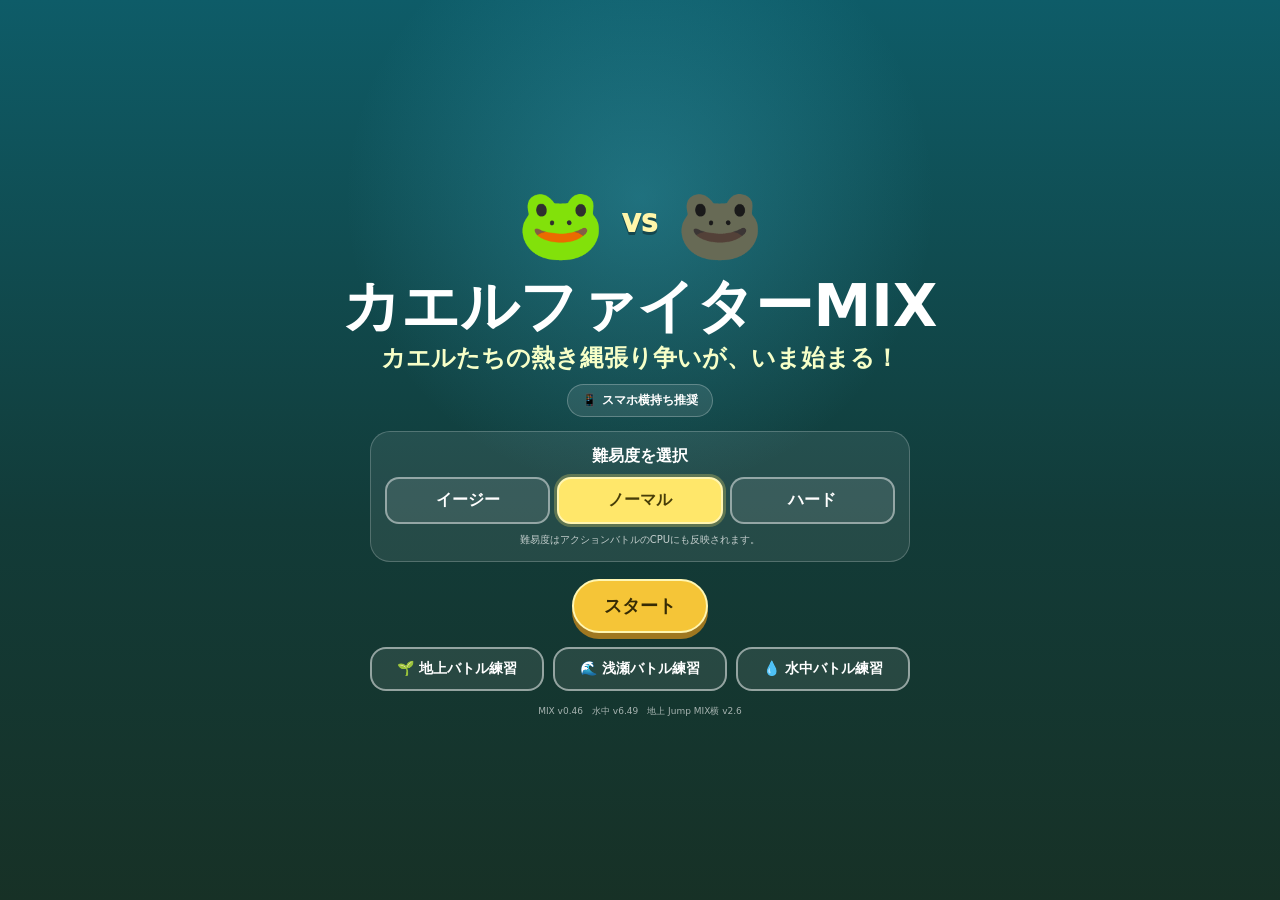
<file: index.html>
<!doctype html>
<html lang="ja">
<head>
<meta charset="utf-8">
<meta name="viewport" content="width=device-width,initial-scale=1,maximum-scale=1,user-scalable=no,viewport-fit=cover">
<meta name="theme-color" content="#173e35">
<title>カエルファイターMIX</title>
<link rel="stylesheet" href="mix.css">
</head>
<body>
<section id="mixTitle" class="mix-title">
  <div class="title-frogs">
    <span class="tf kawazu">🐸</span>
    <span class="tf versus">VS</span>
    <span class="tf beel">🐸</span>
  </div>
  <h1>カエルファイターMIX</h1>
  <p class="title-copy">カエルたちの熱き縄張り争いが、いま始まる！</p><p class="landscape-recommend">📱 スマホ横持ち推奨</p>
  <div class="difficulty-title">
    <b>難易度を選択</b>
    <div class="difficulty-buttons">
      <button data-difficulty="easy">イージー</button>
      <button data-difficulty="normal" class="selected">ノーマル</button>
      <button data-difficulty="hard">ハード</button>
    </div>
    <small>難易度はアクションバトルのCPUにも反映されます。</small>
  </div>
  <button id="mixStartButton" class="mix-start-button">スタート</button>
  <div class="mix-practice-row mix-practice-row-3">
    <button id="groundPracticeButton" class="mix-practice-button">🌱 地上バトル練習</button>
    <button id="shallowPracticeButton" class="mix-practice-button">🌊 浅瀬バトル練習</button>
    <button id="waterPracticeButton" class="mix-practice-button">💧 水中バトル練習</button>
  </div>
  <div class="title-version">MIX v0.46　水中 v6.49　地上 Jump MIX横 v2.6</div>
</section>

<main id="mixMain" class="mix" hidden>
<header>
  <div class="frog">🐸</div>
  <div><h1>カエルファイターMIX</h1><p>5対5・拠点争奪アクション</p></div>
  <div class="ver-stack">
    <span class="ver">MIX v0.46</span>
    <small>水中 v6.49 / 地上 Jump MIX横 v2.6</small>
  </div>
</header>

<section class="turnbar">
  <div><b id="turnLabel">TURN 1</b><span id="sideLabel">カワズ軍</span></div>
  <div class="bases"><span class="kawazu-dot"></span><b id="kBases">1</b>拠点　<span class="beel-dot"></span><b id="bBases">1</b>拠点</div>
</section>

<section id="board" class="board" aria-label="拠点争奪マップ">
  <svg id="roads" viewBox="0 0 1000 680" preserveAspectRatio="none" aria-hidden="true"></svg>
  <div class="water-zone">水域</div>
  <div class="land-zone">陸地</div>
</section>

<section class="panel">
  <div id="message"><b>カワズ軍のターン</b><span>キャラクターを選んで、光っている道の先へ移動。</span></div>
  <button id="endTurn">ターン終了</button>
  <button id="resetGame">最初から</button>
</section>

<section class="rules">
  <b>基本ルール</b>
  <span>戦略マップはすべて水域。大きな蓮の葉が並ぶマス＝地上戦、小さな蓮の葉の浅瀬＝浅瀬戦、葉のない場所＝水中戦です。</span>
  <span>水中専門・地上専門も全マスを移動できます。ただし水中専門は大蓮葉マス、地上専門は水中マスでは敵と接触しても戦闘になりません。</span>
  <span>浅瀬では全タイプが交戦可能。専門キャラは苦手地形をすり抜けて奥へ攻め込めます。</span>
  <span>本拠地の総大将戦は、防衛側が「地上 / 浅瀬 / 水中」から戦場を選択します。</span>
  <span>総大将を倒した時点で勝敗決定。本拠地に護衛がいる場合は護衛を先に倒す必要があります。</span>
</section>
</main>
<script src="mix.js" defer></script>

<div id="mixResultOverlay" class="mix-result-overlay" hidden>
  <div class="result-card">
    <div id="mixResultIcon" class="result-icon">🐸</div>
    <h2 id="mixResultTitle">VICTORY!</h2>
    <p id="mixResultText"></p>
    <div class="mix-result-actions">
      <button id="mixResultMapSelect">マップ選択へ</button>
      <button id="mixResultRestart">タイトルへ戻る</button>
    </div>
  </div>
</div>

<div id="hqTerrainOverlay" class="hq-terrain-overlay" hidden>
  <div class="hq-terrain-card">
    <div class="hq-shield">🛡️</div>
    <h2>本拠地防衛戦</h2>
    <p id="hqTerrainText">守る地形を選択してください。</p>
    <div class="hq-terrain-buttons hq-terrain-buttons-3">
      <button id="hqLandChoice">🪷 地上戦</button>
      <button id="hqShallowChoice">🌊 浅瀬戦</button>
      <button id="hqWaterChoice">💧 水中戦</button>
    </div>
    <small>本拠地での総大将戦のみ、防衛側が戦場を選べます。</small>
  </div>
</div>

<div id="mapSelectOverlay" class="map-select-overlay" hidden>
  <div class="map-select-card">
    <h2>戦場を選択</h2>
    <p>まずは小さなマップから。クリアすると次の戦場が開放されます。</p>
    <div class="map-select-buttons">
      <button data-map="map1"><b>小さな蓮池</b><small>最初の戦場・短く単純なルート</small></button>
      <button data-map="map2"><b>三つ池の攻防</b><small>MAP1クリアで開放</small></button>
      <button data-map="map3"><b>湿地の包囲網</b><small>MAP2クリアで開放</small></button>
    </div>
  </div>
</div>

<div id="defenderSelectOverlay" class="defender-select-overlay" hidden>
  <div class="defender-select-card">
    <h2>対戦相手を選択</h2>
    <p id="defenderSelectText">同じ地点に複数の敵がいます。</p>
    <div id="defenderChoices" class="defender-choices"></div>
    <button id="defenderSelectCancel" class="defender-cancel">やめる</button>
  </div>
</div>

<div id="mixPracticeOverlay" class="mix-practice-overlay" hidden>
  <div class="mix-practice-card">
    <h2 id="mixPracticeTitle">地上バトル練習</h2>
    <p>練習するカワズチームのキャラクターを選択してください。</p>
    <div id="mixPracticeFighters" class="mix-practice-fighters"></div>
    <div class="mix-practice-moves">
      <b id="mixPracticeFighterName">ミカエルさん</b>
      <div id="mixPracticeMoveList"></div>
    </div>
    <div class="mix-practice-actions">
      <button id="mixPracticeGo">練習開始</button>
      <button id="mixPracticeCancel">戻る</button>
    </div>
  </div>
</div>

<div id="kawazuBriefingOverlay" class="kawazu-briefing-overlay" hidden>
  <div class="kawazu-briefing-card">
    <div class="kawazu-briefing-icon">👑🐸</div>
    <h2>カワズさん 本拠地防衛！</h2>
    <div class="kawazu-warning">
      <b>⚠ カワズさんを倒されたら敗北</b>
      <b>⚠ カワズさんは体力を回復することが出来ないぞ</b>
    </div>
    <div class="kawazu-command-list">
      <strong>カワズさん コマンド</strong>
      <span>パンチ ×2：水圧ラッシュ</span>
      <span>前 ＋ キック：ミラージュキック</span>
      <span>下 → 後ろ ＋ キック：ハイスピードサイクロン</span>
      <span>下 → 前 ＋ 舌：隠し技・舌絡め落とし</span>
    </div>
    <button id="kawazuBriefingNext">防衛戦へ</button>
  </div>
</div>
</body>
</html>
</file>
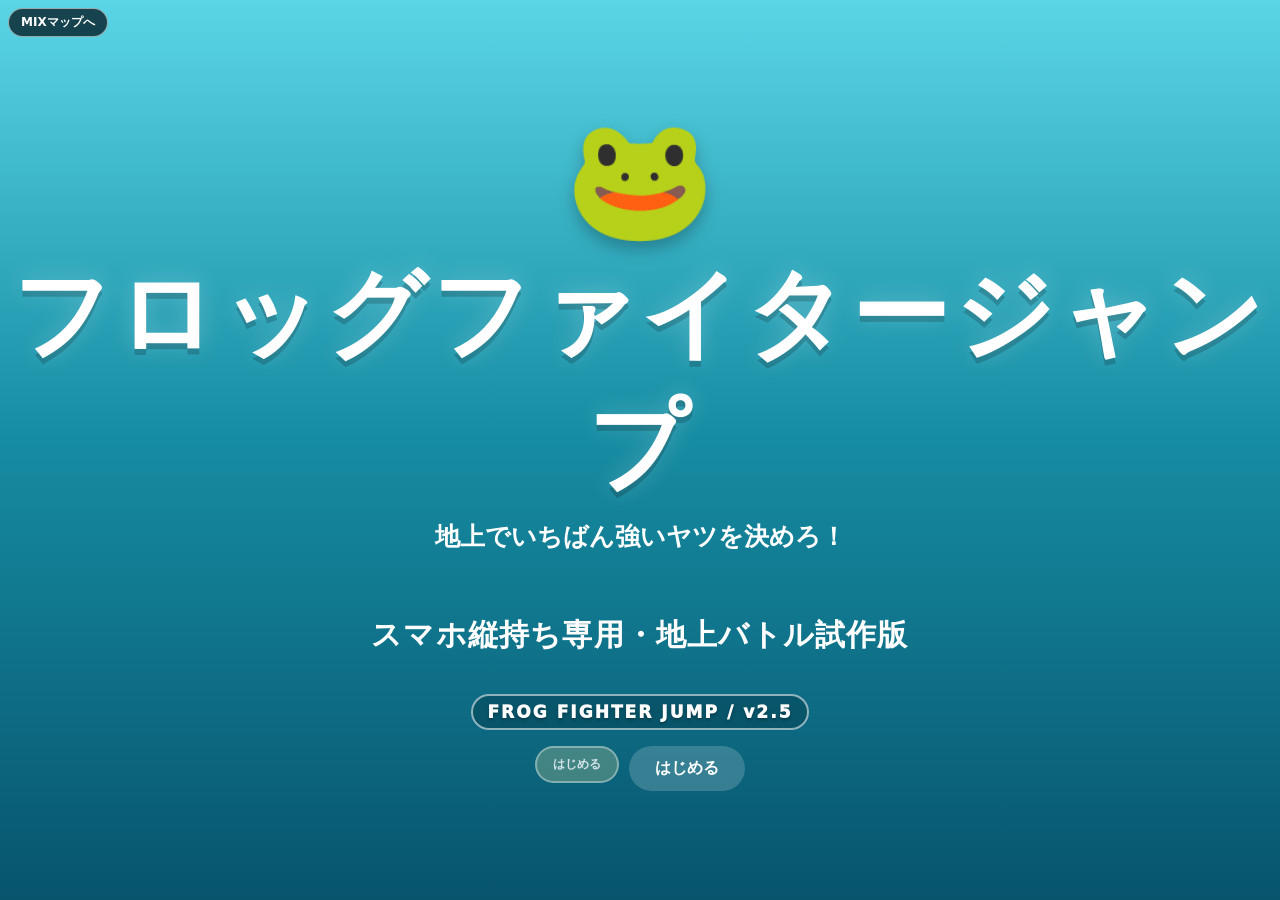
<file: ground-index.html>
<!doctype html>
<html lang="ja">
<head>
  <meta charset="utf-8" />
  <meta name="viewport" content="width=device-width,initial-scale=1,maximum-scale=1,user-scalable=no,viewport-fit=cover" />
  <meta name="theme-color" content="#0b6f7a" />
  <title>フロッグファイタージャンプ</title>
  <link rel="stylesheet" href="ground-style.css" />
</head>
<body>
  <div id="app">
    <section id="titleScreen" class="screen active">
      <div class="bubble b1"></div><div class="bubble b2"></div><div class="bubble b3"></div>
      <div class="title-frog" aria-hidden="true">🐸</div>
      <h1>フロッグファイタージャンプ</h1>
      <p class="subtitle">地上でいちばん強いヤツを決めろ！</p>
      <p class="rotate-note">スマホ縦持ち専用・地上バトル試作版</p>
      <div class="start-version">FROG FIGHTER JUMP / v2.5</div>
      <div class="title-start-actions">
        <button id="portraitStart" class="soft-btn portrait-start-btn">はじめる</button>
        <button id="desktopStart" class="soft-btn" hidden>はじめる</button>
      </div>
      <p class="portrait-start-note">着地すると自動で高くジャンプします</p>
    </section>

    <section id="selectScreen" class="screen">
      <h2>ファイターをえらぶ</h2>
      <div class="version-badge">FROG FIGHTER JUMP / v2.5</div>
      <div class="fighter-grid">
        <button class="fighter-card selected" data-fighter="green">
          <span class="fighter-emoji" style="--frog-body:#35d851;--frog-eye-bump:#69e86e;--frog-iris:#173126;--frog-mouth:#146030;--frog-cheek:#d7b774;position:absolute;left:18px;top:50%;transform:translateY(-50%);--frog-eye-area:#ffffff;">🐸</span>
          <strong>ミカエルさん</strong>
        
          <span class="special-hint move-names">バーニングアッパー / バーニングキック / バーニングサイクロン</span>
        </button>
        <button class="fighter-card" data-fighter="blue">
          <span class="fighter-emoji blue-frog" style="--frog-body:#35bde6;--frog-eye-bump:#63d9f5;--frog-iris:#15362f;--frog-mouth:#0d6547;--frog-cheek:#89c6b4;position:absolute;left:18px;top:50%;transform:translateY(-50%);--frog-eye-area:#ffffff;">🐸</span>
          <strong>ガブリエルさん</strong>
        
          <span class="special-hint move-names">アクアトルネード / アクアストリーム / アクアボルテックス</span>
        </button>
        <button class="fighter-card" data-fighter="black">
          <span class="fighter-emoji black-frog" style="--frog-body:#3b3e47;--frog-eye-bump:#50545f;--frog-iris:#101010;--frog-mouth:#183024;--frog-cheek:#a75e70;position:absolute;left:18px;top:50%;transform:translateY(-50%);--frog-eye-area:#ffffff;">🐸</span>
          <strong>ルシファーさん</strong>
        
          <span class="special-hint move-names">ヘルクラッシュ / アビスチャージ</span>
        </button>
        <button class="fighter-card" data-fighter="purple">
          <span class="fighter-emoji purple-frog" style="--frog-body:#9850c8;--frog-eye-bump:#ad65dc;--frog-iris:#14312b;--frog-mouth:#275a37;--frog-cheek:#db64ad;position:absolute;left:18px;top:50%;transform:translateY(-50%);--frog-eye-area:#ffffff;">🐸</span>
          <strong>リリスさん</strong>
        
          <span class="special-hint move-names">リボンラッシュ / ゲンゴロウ突進 / バックスピンキック</span>
        </button>
        <button class="fighter-card" data-fighter="yellow">
          <span class="fighter-emoji yellow-frog" style="--frog-body:#e3cf42;--frog-eye-bump:#f2df66;--frog-iris:#26351c;--frog-mouth:#557528;--frog-cheek:#e9a761;position:absolute;left:18px;top:50%;transform:translateY(-50%);--frog-eye-area:#ffffff;">🐸</span>
          <strong>ラファエルさん</strong>
        
          <span class="special-hint move-names">エアカッター / ウィンドライズ / エアブースト</span>
        </button>
        <button class="fighter-card" data-fighter="orange">
          <span class="fighter-emoji orange-frog" style="--frog-body:#ef8c36;--frog-eye-bump:#f6a24e;--frog-iris:#26321d;--frog-mouth:#6b4f1c;--frog-cheek:#f1bc65;position:absolute;left:18px;top:50%;transform:translateY(-50%);--frog-eye-area:#ffffff;">🐸</span>
          <strong>ウリエルさん</strong>
        
          <span class="special-hint move-names">ホワイトカウンター / ガーディアンタックル / ホワイトリーチ</span>
        </button>
        <button class="fighter-card" data-fighter="piranha">
          <span class="fighter-emoji creature-emoji azazel-card-icon" aria-hidden="true">
<svg viewBox="0 0 100 82" role="img" aria-label="アザゼルさんの顔">
  <!-- 正面のオニヤンマ風の顔。大きな複眼だけでなく、頭部と黄色い模様をしっかり見せる -->
  <path d="M22 17 Q50 3 78 17 L86 45 Q82 70 50 76 Q18 70 14 45 Z"
        fill="#1b1b1b" stroke="#101010" stroke-width="3"/>
  <!-- 額の黄色 -->
  <path d="M39 11 Q50 7 61 11 L66 20 Q50 17 34 20 Z" fill="#f2d928"/>
  <!-- 緑の複眼 -->
  <ellipse cx="31" cy="34" rx="22" ry="25" fill="#20bfa8" stroke="#111" stroke-width="4"/>
  <ellipse cx="69" cy="34" rx="22" ry="25" fill="#20bfa8" stroke="#111" stroke-width="4"/>
  <ellipse cx="26" cy="27" rx="6" ry="10" fill="rgba(255,255,255,.38)"/>
  <ellipse cx="64" cy="27" rx="6" ry="10" fill="rgba(255,255,255,.38)"/>
  <!-- 目の間の黒い鼻筋 -->
  <path d="M46 19 Q50 25 54 19 L57 47 Q50 53 43 47 Z" fill="#151515"/>
  <!-- オニヤンマらしい黄色い口元 -->
  <path d="M28 52 Q50 46 72 52 L68 62 Q50 66 32 62 Z" fill="#f2d928" stroke="#111" stroke-width="2"/>
  <path d="M35 64 Q50 70 65 64" stroke="#f2d928" stroke-width="5" fill="none" stroke-linecap="round"/>
  <path d="M40 58 Q50 62 60 58" stroke="#111" stroke-width="4" fill="none" stroke-linecap="round"/>
  <!-- 短い触角／顎のシルエット -->
  <path d="M27 63 L16 75 M73 63 L84 75" stroke="#171717" stroke-width="5" stroke-linecap="round"/>
</svg></span>
          <strong>アザゼルさん</strong>
        
          <span class="special-hint move-names">追尾連続噛みつき / 急降下アタック / 急降下テール</span>
        </button>
        <button class="fighter-card" data-fighter="crayfish">
          <span class="fighter-emoji creature-emoji belial-card-icon" aria-hidden="true">
<svg viewBox="0 0 140 110" role="img" aria-label="クモ">
  <path d="M70 0 C70 16 70 24 70 34" stroke="rgba(250,253,250,.95)" stroke-width="3" fill="none"/>
  <ellipse cx="70" cy="66" rx="29" ry="32" fill="#44354f"/>
  <ellipse cx="70" cy="43" rx="21" ry="18" fill="#5a4568"/>
  <g stroke="#33263c" stroke-width="7" fill="none" stroke-linecap="round">
    <path d="M53 48 L26 31 L8 24"/><path d="M49 57 L23 49 L4 48"/>
    <path d="M49 68 L23 76 L6 88"/><path d="M54 79 L31 94 L20 106"/>
    <path d="M87 48 L114 31 L132 24"/><path d="M91 57 L117 49 L136 48"/>
    <path d="M91 68 L117 76 L134 88"/><path d="M86 79 L109 94 L120 106"/>
  </g>
  <g fill="#e9efe9">
    <circle cx="61" cy="40" r="3.5"/><circle cx="69" cy="37" r="3.5"/><circle cx="78" cy="40" r="3.5"/>
    <circle cx="64" cy="47" r="3"/><circle cx="75" cy="47" r="3"/>
  </g>
</svg></span>
          <strong>ベリアルさん</strong>
        
          <span class="special-hint move-names">毒液 / 多脚ラッシュ / ウェブトラップ / セイリング・ウェブ</span>
        </button>
        <button id="beelzebubCard" class="fighter-card boss-card" data-fighter="beelzebub" hidden>
          <span class="fighter-emoji boss-frog" style="--frog-body:#111714;--frog-eye-bump:#6eff20;--frog-iris:#b5ff48;--frog-mouth:#70d52b;--frog-cheek:#547232;position:absolute;left:18px;top:50%;transform:translateY(-50%);--frog-eye-area:#ffffff;">🐸</span>
          <strong>ベルゼブブさん</strong>
          <span class="special-hint move-names">ヴェノム・ファウンテン / ビー・レイド / アビスショック</span>
        </button>

      </div>

      <div class="battle-mode-panel">
        <div class="opponent-pick">
          <label for="opponentSelect">フリー対戦：対戦相手</label>
          <select id="opponentSelect">
            <option value="blue">ガブリエルさん</option>
            <option value="green">ミカエルさん</option>
            <option value="black">ルシファーさん</option>
            <option value="purple">リリスさん</option>
            <option value="yellow">ラファエルさん</option>
            <option value="orange">ウリエルさん</option>
            <option value="piranha">アザゼルさん</option>
            <option value="crayfish">ベリアルさん</option>
            <option id="beelzebubOpponent" value="beelzebub" hidden>ベルゼブブさん</option>
          </select>
        </div>
        <div class="story-rule">
          ストーリー：自分以外の全員＋最後にボス／3敗までOK
        </div>
      </div>

      <div class="difficulty-panel">
        <span class="difficulty-label">難易度</span>
        <div class="difficulty-buttons">
          <button type="button" class="difficulty-btn" data-difficulty="easy">イージー</button>
          <button type="button" class="difficulty-btn selected" data-difficulty="normal">ノーマル</button>
          <button type="button" class="difficulty-btn" data-difficulty="hard">ハード</button>
        </div>
      </div>

      <div class="sound-panel">
        <span>効果音</span>
        <button id="soundToggle" type="button" class="sound-toggle">SE ON</button>
      </div>

      <div class="mode-menu">
        <button id="fightButton" class="primary-btn">フリー対戦</button>
        <button id="storyButton" class="primary-btn story-btn">ストーリー</button>
        <div class="practice-entry-wrap">
          <button id="practiceBtn" class="practice-btn">操作練習</button>
          <span class="practice-beginner-badge">← 初めての方はココ</span>
        </div>
      </div>

      <p class="auto-attack-note">自動補正：相手が上ならパンチが上向き / 相手が下ならキックが下向き</p>
      <div id="bossTeaser" class="boss-teaser" hidden>
        STORY BOSS：ベルゼブブさん
      </div>
    </section>

    <section id="gameScreen" class="screen game-screen">
      <canvas id="gameCanvas"></canvas>
      <div class="battle-version">v2.5</div>
      <div id="storyNarrative" class="story-narrative" hidden>
        <div class="story-narrative-box">
          <div id="storyNarrativeText" class="story-narrative-text"></div>
          <button id="storyNarrativeNext" class="primary-btn">次へ</button>
        </div>
      </div>
      <div id="practiceHelp" class="practice-help" hidden>
        <div class="practice-help-common">
          舌ボタンで掴み中に、もう一度舌ボタンで舌投げ
          <div class="practice-help-note">※相手も舌を絡めてきたら投げられない</div>
        </div>
        <div id="practiceSpecialTitle" class="practice-help-title"></div>
        <div id="practiceSpecialMoves" class="practice-help-moves"></div>
      </div>

      <div id="leafMiniHud" class="leaf-mini-hud" hidden>
        <strong>LEAF BREAK</strong>
        <span>残り <b id="leafMiniTime">60.0</b> 秒</span>
        <span>スコア <b id="leafMiniScore">0</b></span>
      </div>
      <div id="guardMiniHud" class="leaf-mini-hud" hidden>
        <strong>JUST GUARD</strong>
        <span>残り <b id="guardMiniTime">60.0</b> 秒</span>
        <span>成功 <b id="guardMiniScore">0</b></span>
        <span>ミス <b id="guardMiniMiss">0</b></span>
      </div>
      <div id="raceMiniHud" class="leaf-mini-hud" hidden>
        <strong>WATER RACE</strong>
        <span>TIME <b id="raceMiniTime">0.00</b></span>
        <span>BEST <b id="raceMiniBest">--</b></span>
      </div>
      <div id="basketMiniHud" class="leaf-mini-hud" hidden>
        <strong>WATER BASKET 1on1</strong>
        <span>YOU <b id="basketPlayerScore">0</b></span>
        <span>CPU <b id="basketEnemyScore">0</b></span>
        <span>残り <b id="basketTime">60.0</b></span>
      </div>
      <div id="hud">
        <div class="hp-wrap left">
          <span>PLAYER</span>
          <div class="hp"><i id="playerHp"></i></div>
        </div>
        <div id="comboText"></div>
        <div id="storyHud" class="story-hud" hidden></div>
        <div class="hp-wrap right">
          <span>RIVAL</span>
          <div class="hp"><i id="enemyHp"></i></div>
        </div>
      </div>

      <div id="controls">
        <div id="stickZone" class="stick-zone">
          <div id="stickBase" class="stick-base">
            <div id="stickKnob" class="stick-knob"></div>
          </div>
        </div>
        <div class="buttons">
          <button class="action punch" data-action="punch">パンチ</button>
          <button class="action kick" data-action="kick">キック</button>
          <button class="action tongue" data-action="tongue">舌</button>
          <button class="action guard" data-action="guard">ガード</button>
        </div>
      </div>

      <button id="practiceExitButton" class="practice-exit-btn" hidden>練習終了</button>
      <button id="restartButton" class="restart-btn" hidden>もう一度</button>
      <button id="titleReturnButton" class="restart-btn title-return-btn" hidden>選択画面に戻る</button>
    </section>

  </div>
  <script src="ground-game.js"></script>
<a id="mixMapReturn" href="index.html" aria-label="MIXマップへ戻る">MIXマップへ</a>
</body>
</html>
</file>
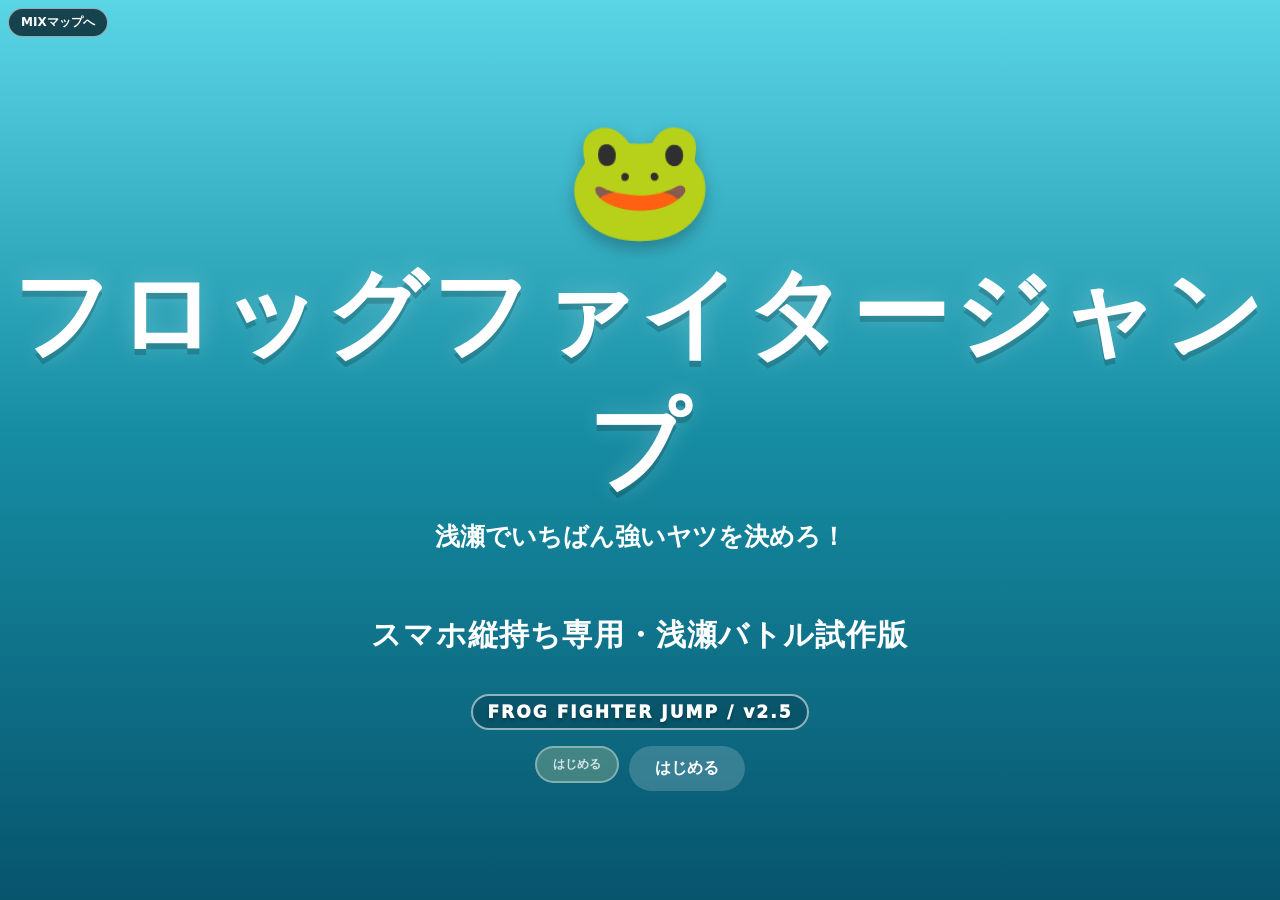
<file: shallow-index.html>
<!doctype html>
<html lang="ja">
<head>
  <meta charset="utf-8" />
  <meta name="viewport" content="width=device-width,initial-scale=1,maximum-scale=1,user-scalable=no,viewport-fit=cover" />
  <meta name="theme-color" content="#0b6f7a" />
  <title>フロッグファイタージャンプ</title>
  <link rel="stylesheet" href="shallow-style.css" />
</head>
<body>
  <div id="app">
    <section id="titleScreen" class="screen active">
      <div class="bubble b1"></div><div class="bubble b2"></div><div class="bubble b3"></div>
      <div class="title-frog" aria-hidden="true">🐸</div>
      <h1>フロッグファイタージャンプ</h1>
      <p class="subtitle">浅瀬でいちばん強いヤツを決めろ！</p>
      <p class="rotate-note">スマホ縦持ち専用・浅瀬バトル試作版</p>
      <div class="start-version">FROG FIGHTER JUMP / v2.5</div>
      <div class="title-start-actions">
        <button id="portraitStart" class="soft-btn portrait-start-btn">はじめる</button>
        <button id="desktopStart" class="soft-btn" hidden>はじめる</button>
      </div>
      <p class="portrait-start-note">着地すると自動で高くジャンプします</p>
    </section>

    <section id="selectScreen" class="screen">
      <h2>ファイターをえらぶ</h2>
      <div class="version-badge">FROG FIGHTER JUMP / v2.5</div>
      <div class="fighter-grid">
        <button class="fighter-card selected" data-fighter="green">
          <span class="fighter-emoji" style="--frog-body:#35d851;--frog-eye-bump:#69e86e;--frog-iris:#173126;--frog-mouth:#146030;--frog-cheek:#d7b774;position:absolute;left:18px;top:50%;transform:translateY(-50%);--frog-eye-area:#ffffff;">🐸</span>
          <strong>ミカエルさん</strong>
        
          <span class="special-hint move-names">バーニングアッパー / バーニングキック / バーニングサイクロン</span>
        </button>
        <button class="fighter-card" data-fighter="blue">
          <span class="fighter-emoji blue-frog" style="--frog-body:#35bde6;--frog-eye-bump:#63d9f5;--frog-iris:#15362f;--frog-mouth:#0d6547;--frog-cheek:#89c6b4;position:absolute;left:18px;top:50%;transform:translateY(-50%);--frog-eye-area:#ffffff;">🐸</span>
          <strong>ガブリエルさん</strong>
        
          <span class="special-hint move-names">アクアトルネード / アクアストリーム / アクアボルテックス</span>
        </button>
        <button class="fighter-card" data-fighter="black">
          <span class="fighter-emoji black-frog" style="--frog-body:#3b3e47;--frog-eye-bump:#50545f;--frog-iris:#101010;--frog-mouth:#183024;--frog-cheek:#a75e70;position:absolute;left:18px;top:50%;transform:translateY(-50%);--frog-eye-area:#ffffff;">🐸</span>
          <strong>ルシファーさん</strong>
        
          <span class="special-hint move-names">ヘルクラッシュ / アビスチャージ</span>
        </button>
        <button class="fighter-card" data-fighter="purple">
          <span class="fighter-emoji purple-frog" style="--frog-body:#9850c8;--frog-eye-bump:#ad65dc;--frog-iris:#14312b;--frog-mouth:#275a37;--frog-cheek:#db64ad;position:absolute;left:18px;top:50%;transform:translateY(-50%);--frog-eye-area:#ffffff;">🐸</span>
          <strong>リリスさん</strong>
        
          <span class="special-hint move-names">リボンラッシュ / ゲンゴロウ突進 / バックスピンキック</span>
        </button>
        <button class="fighter-card" data-fighter="yellow">
          <span class="fighter-emoji yellow-frog" style="--frog-body:#e3cf42;--frog-eye-bump:#f2df66;--frog-iris:#26351c;--frog-mouth:#557528;--frog-cheek:#e9a761;position:absolute;left:18px;top:50%;transform:translateY(-50%);--frog-eye-area:#ffffff;">🐸</span>
          <strong>ラファエルさん</strong>
        
          <span class="special-hint move-names">エアカッター / ウィンドライズ / エアブースト</span>
        </button>
        <button class="fighter-card" data-fighter="orange">
          <span class="fighter-emoji orange-frog" style="--frog-body:#ef8c36;--frog-eye-bump:#f6a24e;--frog-iris:#26321d;--frog-mouth:#6b4f1c;--frog-cheek:#f1bc65;position:absolute;left:18px;top:50%;transform:translateY(-50%);--frog-eye-area:#ffffff;">🐸</span>
          <strong>ウリエルさん</strong>
        
          <span class="special-hint move-names">ホワイトカウンター / ガーディアンタックル / ホワイトリーチ</span>
        </button>
        <button class="fighter-card" data-fighter="piranha">
          <span class="fighter-emoji creature-emoji azazel-card-icon" aria-hidden="true">
<svg viewBox="0 0 100 82" role="img" aria-label="アザゼルさんの顔">
  <!-- 正面のオニヤンマ風の顔。大きな複眼だけでなく、頭部と黄色い模様をしっかり見せる -->
  <path d="M22 17 Q50 3 78 17 L86 45 Q82 70 50 76 Q18 70 14 45 Z"
        fill="#1b1b1b" stroke="#101010" stroke-width="3"/>
  <!-- 額の黄色 -->
  <path d="M39 11 Q50 7 61 11 L66 20 Q50 17 34 20 Z" fill="#f2d928"/>
  <!-- 緑の複眼 -->
  <ellipse cx="31" cy="34" rx="22" ry="25" fill="#20bfa8" stroke="#111" stroke-width="4"/>
  <ellipse cx="69" cy="34" rx="22" ry="25" fill="#20bfa8" stroke="#111" stroke-width="4"/>
  <ellipse cx="26" cy="27" rx="6" ry="10" fill="rgba(255,255,255,.38)"/>
  <ellipse cx="64" cy="27" rx="6" ry="10" fill="rgba(255,255,255,.38)"/>
  <!-- 目の間の黒い鼻筋 -->
  <path d="M46 19 Q50 25 54 19 L57 47 Q50 53 43 47 Z" fill="#151515"/>
  <!-- オニヤンマらしい黄色い口元 -->
  <path d="M28 52 Q50 46 72 52 L68 62 Q50 66 32 62 Z" fill="#f2d928" stroke="#111" stroke-width="2"/>
  <path d="M35 64 Q50 70 65 64" stroke="#f2d928" stroke-width="5" fill="none" stroke-linecap="round"/>
  <path d="M40 58 Q50 62 60 58" stroke="#111" stroke-width="4" fill="none" stroke-linecap="round"/>
  <!-- 短い触角／顎のシルエット -->
  <path d="M27 63 L16 75 M73 63 L84 75" stroke="#171717" stroke-width="5" stroke-linecap="round"/>
</svg></span>
          <strong>アザゼルさん</strong>
        
          <span class="special-hint move-names">追尾連続噛みつき / 急降下アタック / 急降下テール</span>
        </button>
        <button class="fighter-card" data-fighter="crayfish">
          <span class="fighter-emoji creature-emoji belial-card-icon" aria-hidden="true">
<svg viewBox="0 0 140 110" role="img" aria-label="クモ">
  <path d="M70 0 C70 16 70 24 70 34" stroke="rgba(250,253,250,.95)" stroke-width="3" fill="none"/>
  <ellipse cx="70" cy="66" rx="29" ry="32" fill="#44354f"/>
  <ellipse cx="70" cy="43" rx="21" ry="18" fill="#5a4568"/>
  <g stroke="#33263c" stroke-width="7" fill="none" stroke-linecap="round">
    <path d="M53 48 L26 31 L8 24"/><path d="M49 57 L23 49 L4 48"/>
    <path d="M49 68 L23 76 L6 88"/><path d="M54 79 L31 94 L20 106"/>
    <path d="M87 48 L114 31 L132 24"/><path d="M91 57 L117 49 L136 48"/>
    <path d="M91 68 L117 76 L134 88"/><path d="M86 79 L109 94 L120 106"/>
  </g>
  <g fill="#e9efe9">
    <circle cx="61" cy="40" r="3.5"/><circle cx="69" cy="37" r="3.5"/><circle cx="78" cy="40" r="3.5"/>
    <circle cx="64" cy="47" r="3"/><circle cx="75" cy="47" r="3"/>
  </g>
</svg></span>
          <strong>ベリアルさん</strong>
        
          <span class="special-hint move-names">毒液 / 多脚ラッシュ / ウェブトラップ / セイリング・ウェブ</span>
        </button>
        <button id="beelzebubCard" class="fighter-card boss-card" data-fighter="beelzebub" hidden>
          <span class="fighter-emoji boss-frog" style="--frog-body:#111714;--frog-eye-bump:#6eff20;--frog-iris:#b5ff48;--frog-mouth:#70d52b;--frog-cheek:#547232;position:absolute;left:18px;top:50%;transform:translateY(-50%);--frog-eye-area:#ffffff;">🐸</span>
          <strong>ベルゼブブさん</strong>
          <span class="special-hint move-names">ヴェノム・ファウンテン / ビー・レイド / アビスショック</span>
        </button>

      </div>

      <div class="battle-mode-panel">
        <div class="opponent-pick">
          <label for="opponentSelect">フリー対戦：対戦相手</label>
          <select id="opponentSelect">
            <option value="blue">ガブリエルさん</option>
            <option value="green">ミカエルさん</option>
            <option value="black">ルシファーさん</option>
            <option value="purple">リリスさん</option>
            <option value="yellow">ラファエルさん</option>
            <option value="orange">ウリエルさん</option>
            <option value="piranha">アザゼルさん</option>
            <option value="crayfish">ベリアルさん</option>
            <option id="beelzebubOpponent" value="beelzebub" hidden>ベルゼブブさん</option>
          </select>
        </div>
        <div class="story-rule">
          ストーリー：自分以外の全員＋最後にボス／3敗までOK
        </div>
      </div>

      <div class="difficulty-panel">
        <span class="difficulty-label">難易度</span>
        <div class="difficulty-buttons">
          <button type="button" class="difficulty-btn" data-difficulty="easy">イージー</button>
          <button type="button" class="difficulty-btn selected" data-difficulty="normal">ノーマル</button>
          <button type="button" class="difficulty-btn" data-difficulty="hard">ハード</button>
        </div>
      </div>

      <div class="sound-panel">
        <span>効果音</span>
        <button id="soundToggle" type="button" class="sound-toggle">SE ON</button>
      </div>

      <div class="mode-menu">
        <button id="fightButton" class="primary-btn">フリー対戦</button>
        <button id="storyButton" class="primary-btn story-btn">ストーリー</button>
        <div class="practice-entry-wrap">
          <button id="practiceBtn" class="practice-btn">操作練習</button>
          <span class="practice-beginner-badge">← 初めての方はココ</span>
        </div>
      </div>

      <p class="auto-attack-note">自動補正：相手が上ならパンチが上向き / 相手が下ならキックが下向き</p>
      <div id="bossTeaser" class="boss-teaser" hidden>
        STORY BOSS：ベルゼブブさん
      </div>
    </section>

    <section id="gameScreen" class="screen game-screen">
      <canvas id="gameCanvas"></canvas>
      <div class="battle-version">v2.5</div>
      <div id="storyNarrative" class="story-narrative" hidden>
        <div class="story-narrative-box">
          <div id="storyNarrativeText" class="story-narrative-text"></div>
          <button id="storyNarrativeNext" class="primary-btn">次へ</button>
        </div>
      </div>
      <div id="practiceHelp" class="practice-help" hidden>
        <div class="practice-help-common">
          舌ボタンで掴み中に、もう一度舌ボタンで舌投げ
          <div class="practice-help-note">※相手も舌を絡めてきたら投げられない</div>
        </div>
        <div id="practiceSpecialTitle" class="practice-help-title"></div>
        <div id="practiceSpecialMoves" class="practice-help-moves"></div>
      </div>

      <div id="leafMiniHud" class="leaf-mini-hud" hidden>
        <strong>LEAF BREAK</strong>
        <span>残り <b id="leafMiniTime">60.0</b> 秒</span>
        <span>スコア <b id="leafMiniScore">0</b></span>
      </div>
      <div id="guardMiniHud" class="leaf-mini-hud" hidden>
        <strong>JUST GUARD</strong>
        <span>残り <b id="guardMiniTime">60.0</b> 秒</span>
        <span>成功 <b id="guardMiniScore">0</b></span>
        <span>ミス <b id="guardMiniMiss">0</b></span>
      </div>
      <div id="raceMiniHud" class="leaf-mini-hud" hidden>
        <strong>WATER RACE</strong>
        <span>TIME <b id="raceMiniTime">0.00</b></span>
        <span>BEST <b id="raceMiniBest">--</b></span>
      </div>
      <div id="basketMiniHud" class="leaf-mini-hud" hidden>
        <strong>WATER BASKET 1on1</strong>
        <span>YOU <b id="basketPlayerScore">0</b></span>
        <span>CPU <b id="basketEnemyScore">0</b></span>
        <span>残り <b id="basketTime">60.0</b></span>
      </div>
      <div id="hud">
        <div class="hp-wrap left">
          <span>PLAYER</span>
          <div class="hp"><i id="playerHp"></i></div>
        </div>
        <div id="comboText"></div>
        <div id="storyHud" class="story-hud" hidden></div>
        <div class="hp-wrap right">
          <span>RIVAL</span>
          <div class="hp"><i id="enemyHp"></i></div>
        </div>
      </div>

      <div id="controls">
        <div id="stickZone" class="stick-zone">
          <div id="stickBase" class="stick-base">
            <div id="stickKnob" class="stick-knob"></div>
          </div>
        </div>
        <div class="buttons">
          <button class="action punch" data-action="punch">パンチ</button>
          <button class="action kick" data-action="kick">キック</button>
          <button class="action tongue" data-action="tongue">舌</button>
          <button class="action guard" data-action="guard">ガード</button>
        </div>
      </div>

      <button id="practiceExitButton" class="practice-exit-btn" hidden>練習終了</button>
      <button id="restartButton" class="restart-btn" hidden>もう一度</button>
      <button id="titleReturnButton" class="restart-btn title-return-btn" hidden>選択画面に戻る</button>
    </section>

  </div>
  <script src="shallow-game.js"></script>
<a id="mixMapReturn" href="index.html" aria-label="MIXマップへ戻る">MIXマップへ</a>
</body>
</html>
</file>
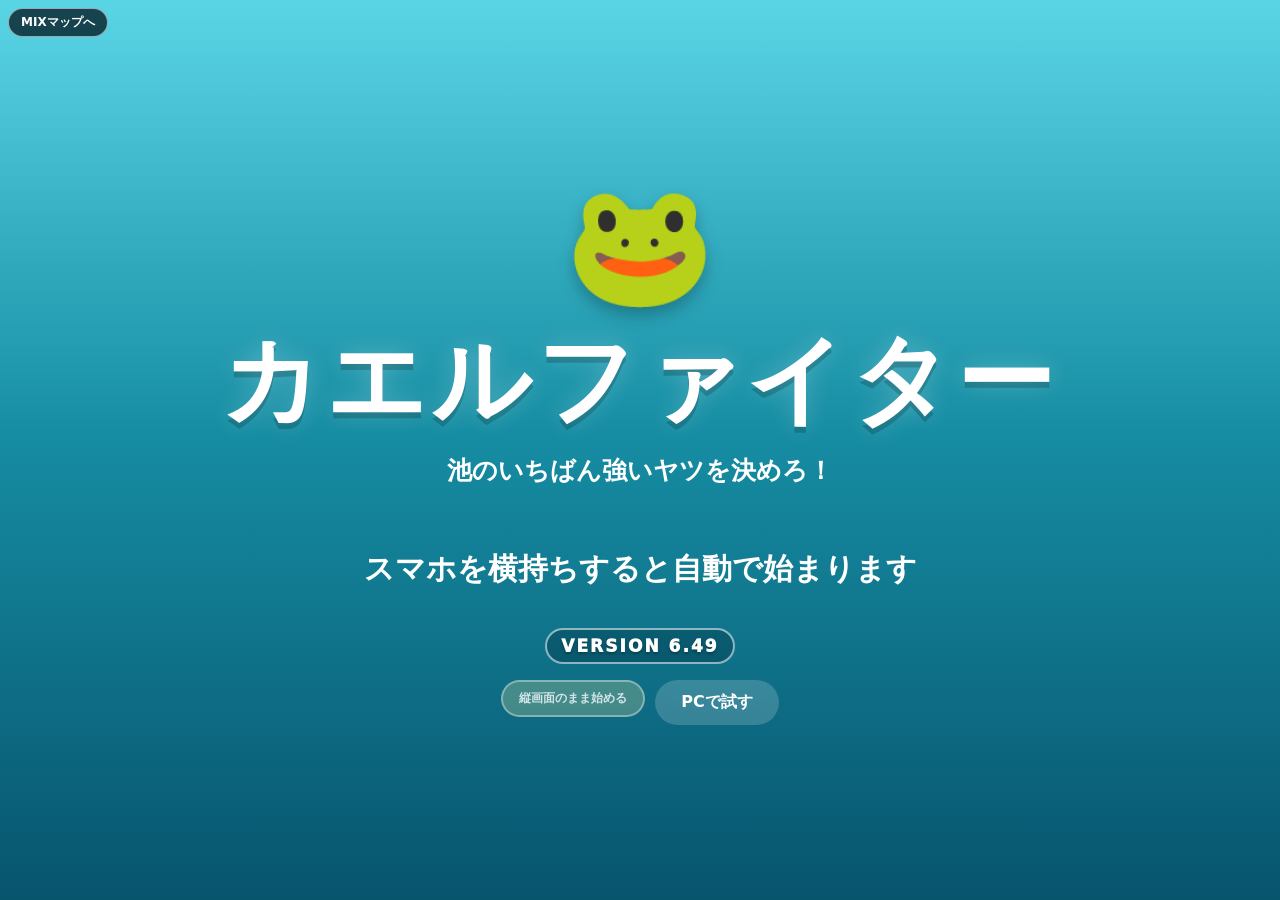
<file: water-index.html>
<!doctype html>
<html lang="ja">
<head>
  <meta charset="utf-8" />
  <meta name="viewport" content="width=device-width,initial-scale=1,maximum-scale=1,user-scalable=no,viewport-fit=cover" />
  <meta name="theme-color" content="#0b6f7a" />
  <title>カエルファイター</title>
  <link rel="stylesheet" href="water-style.css" />
</head>
<body>
  <div id="app">
    <section id="titleScreen" class="screen active">
      <div class="bubble b1"></div><div class="bubble b2"></div><div class="bubble b3"></div>
      <div class="title-frog" aria-hidden="true">🐸</div>
      <h1>カエルファイター</h1>
      <p class="subtitle">池のいちばん強いヤツを決めろ！</p>
      <p class="rotate-note">スマホを横持ちすると自動で始まります</p>
      <div class="start-version">VERSION 6.49</div>
      <div class="title-start-actions">
        <button id="portraitStart" class="soft-btn portrait-start-btn">縦画面のまま始める</button>
        <button id="desktopStart" class="soft-btn">PCで試す</button>
      </div>
      <p class="portrait-start-note">横画面にできない端末はこちら</p>
    </section>

    <section id="selectScreen" class="screen">
      <h2>ファイターをえらぶ</h2>
      <div class="fighter-grid">
        <button class="fighter-card selected" data-fighter="green">
          <span class="fighter-emoji" style="--frog-body:#35d851;--frog-eye-bump:#69e86e;--frog-iris:#173126;--frog-mouth:#146030;--frog-cheek:#d7b774;position:absolute;left:18px;top:50%;transform:translateY(-50%);--frog-eye-area:#ffffff;">🐸</span>
          <strong>ミカエルさん</strong>
        
          <span class="special-hint move-names">バーニングアッパー / バーニングキック / バーニングサイクロン</span>
        </button>
        <button class="fighter-card" data-fighter="blue">
          <span class="fighter-emoji blue-frog" style="--frog-body:#35bde6;--frog-eye-bump:#63d9f5;--frog-iris:#15362f;--frog-mouth:#0d6547;--frog-cheek:#89c6b4;position:absolute;left:18px;top:50%;transform:translateY(-50%);--frog-eye-area:#ffffff;">🐸</span>
          <strong>ガブリエルさん</strong>
        
          <span class="special-hint move-names">アクアトルネード / アクアストリーム / アクアボルテックス</span>
        </button>
        <button class="fighter-card" data-fighter="black">
          <span class="fighter-emoji black-frog" style="--frog-body:#3b3e47;--frog-eye-bump:#50545f;--frog-iris:#101010;--frog-mouth:#183024;--frog-cheek:#a75e70;position:absolute;left:18px;top:50%;transform:translateY(-50%);--frog-eye-area:#ffffff;">🐸</span>
          <strong>ルシファーさん</strong>
        
          <span class="special-hint move-names">ヘルクラッシュ / アビスチャージ</span>
        </button>
        <button class="fighter-card" data-fighter="purple">
          <span class="fighter-emoji purple-frog" style="--frog-body:#9850c8;--frog-eye-bump:#ad65dc;--frog-iris:#14312b;--frog-mouth:#275a37;--frog-cheek:#db64ad;position:absolute;left:18px;top:50%;transform:translateY(-50%);--frog-eye-area:#ffffff;">🐸</span>
          <strong>リリスさん</strong>
        
          <span class="special-hint move-names">リボンラッシュ / ナマズさん突進 / バックスピンキック</span>
        </button>
        <button class="fighter-card" data-fighter="yellow">
          <span class="fighter-emoji yellow-frog" style="--frog-body:#e3cf42;--frog-eye-bump:#f2df66;--frog-iris:#26351c;--frog-mouth:#557528;--frog-cheek:#e9a761;position:absolute;left:18px;top:50%;transform:translateY(-50%);--frog-eye-area:#ffffff;">🐸</span>
          <strong>ラファエルさん</strong>
        
          <span class="special-hint move-names">水圧カッター / ヒーリングバブル / 高速バブル移動</span>
        </button>
        <button class="fighter-card" data-fighter="orange">
          <span class="fighter-emoji orange-frog" style="--frog-body:#ef8c36;--frog-eye-bump:#f6a24e;--frog-iris:#26321d;--frog-mouth:#6b4f1c;--frog-cheek:#f1bc65;position:absolute;left:18px;top:50%;transform:translateY(-50%);--frog-eye-area:#ffffff;">🐸</span>
          <strong>ウリエルさん</strong>
        
          <span class="special-hint move-names">ホワイトカウンター / ガーディアンタックル / ホワイトリーチ</span>
        </button>
        <button class="fighter-card" data-fighter="piranha">
          <span class="fighter-emoji creature-emoji">🐟</span>
          <strong>リヴァイアさん</strong>
        
          <span class="special-hint move-names">高速突進噛みつき / 急降下背びれ / 急降下テール</span>
        </button>
        <button class="fighter-card" data-fighter="crayfish">
          <span class="fighter-emoji creature-emoji">🦞</span>
          <strong>アスモデウスさん</strong>
        
          <span class="special-hint move-names">クローラッシュ / ボトムスマッシュ / クロー・カウンター</span>
        </button>
        <button id="beelzebubCard" class="fighter-card boss-card" data-fighter="beelzebub" hidden>
          <span class="fighter-emoji boss-frog" style="--frog-body:#111714;--frog-eye-bump:#6eff20;--frog-iris:#b5ff48;--frog-mouth:#70d52b;--frog-cheek:#547232;position:absolute;left:18px;top:50%;transform:translateY(-50%);--frog-eye-area:#ffffff;">🐸</span>
          <strong>ベルゼブブさん</strong>
          <span class="special-hint move-names">ヴェノム・ウォーター / フィッシュ・レイド / アビスショック</span>
        </button>

      </div>

      <div class="battle-mode-panel">
        <div class="opponent-pick">
          <label for="opponentSelect">フリー対戦：対戦相手</label>
          <select id="opponentSelect">
            <option value="blue">ガブリエルさん</option>
            <option value="green">ミカエルさん</option>
            <option value="black">ルシファーさん</option>
            <option value="purple">リリスさん</option>
            <option value="yellow">ラファエルさん</option>
            <option value="orange">ウリエルさん</option>
            <option value="piranha">リヴァイアさん</option>
            <option value="crayfish">アスモデウスさん</option>
            <option id="beelzebubOpponent" value="beelzebub" hidden>ベルゼブブさん</option>
          </select>
        </div>
        <div class="story-rule">
          ストーリー：自分以外の全員＋最後にボス／3敗までOK
        </div>
      </div>

      <div class="difficulty-panel">
        <span class="difficulty-label">難易度</span>
        <div class="difficulty-buttons">
          <button type="button" class="difficulty-btn" data-difficulty="easy">イージー</button>
          <button type="button" class="difficulty-btn selected" data-difficulty="normal">ノーマル</button>
          <button type="button" class="difficulty-btn" data-difficulty="hard">ハード</button>
        </div>
      </div>

      <div class="sound-panel">
        <span>効果音</span>
        <button id="soundToggle" type="button" class="sound-toggle">SE ON</button>
      </div>

      <div class="mode-menu">
        <button id="fightButton" class="primary-btn">フリー対戦</button>
        <button id="storyButton" class="primary-btn story-btn">ストーリー</button>
        <div class="practice-entry-wrap">
          <button id="practiceBtn" class="practice-btn">操作練習</button>
          <span class="practice-beginner-badge">← 初めての方はココ</span>
        </div>
      </div>

      <p class="auto-attack-note">自動補正：相手が上ならパンチが上向き / 相手が下ならキックが下向き</p>
      <div id="bossTeaser" class="boss-teaser" hidden>
        STORY BOSS：ベルゼブブさん
      </div>
    </section>

    <section id="gameScreen" class="screen game-screen">
      <canvas id="gameCanvas"></canvas>
      <div id="storyNarrative" class="story-narrative" hidden>
        <div class="story-narrative-box">
          <div id="storyNarrativeText" class="story-narrative-text"></div>
          <button id="storyNarrativeNext" class="primary-btn">次へ</button>
        </div>
      </div>
      <div id="practiceHelp" class="practice-help" hidden>
        <div class="practice-help-common">
          舌ボタンで掴み中に、もう一度舌ボタンで舌投げ
          <div class="practice-help-note">※相手も舌を絡めてきたら投げられない</div>
        </div>
        <div id="practiceSpecialTitle" class="practice-help-title"></div>
        <div id="practiceSpecialMoves" class="practice-help-moves"></div>
      </div>

      <div id="leafMiniHud" class="leaf-mini-hud" hidden>
        <strong>LEAF BREAK</strong>
        <span>残り <b id="leafMiniTime">60.0</b> 秒</span>
        <span>スコア <b id="leafMiniScore">0</b></span>
      </div>
      <div id="guardMiniHud" class="leaf-mini-hud" hidden>
        <strong>JUST GUARD</strong>
        <span>残り <b id="guardMiniTime">60.0</b> 秒</span>
        <span>成功 <b id="guardMiniScore">0</b></span>
        <span>ミス <b id="guardMiniMiss">0</b></span>
      </div>
      <div id="raceMiniHud" class="leaf-mini-hud" hidden>
        <strong>WATER RACE</strong>
        <span>TIME <b id="raceMiniTime">0.00</b></span>
        <span>BEST <b id="raceMiniBest">--</b></span>
      </div>
      <div id="basketMiniHud" class="leaf-mini-hud" hidden>
        <strong>WATER BASKET 1on1</strong>
        <span>YOU <b id="basketPlayerScore">0</b></span>
        <span>CPU <b id="basketEnemyScore">0</b></span>
        <span>残り <b id="basketTime">60.0</b></span>
      </div>
      <div id="hud">
        <div class="hp-wrap left">
          <span>PLAYER</span>
          <div class="hp"><i id="playerHp"></i></div>
        </div>
        <div id="comboText"></div>
        <div id="storyHud" class="story-hud" hidden></div>
        <div class="hp-wrap right">
          <span>RIVAL</span>
          <div class="hp"><i id="enemyHp"></i></div>
        </div>
      </div>

      <div id="controls">
        <div id="stickZone" class="stick-zone">
          <div id="stickBase" class="stick-base">
            <div id="stickKnob" class="stick-knob"></div>
          </div>
        </div>
        <div class="buttons">
          <button class="action punch" data-action="punch">パンチ</button>
          <button class="action kick" data-action="kick">キック</button>
          <button class="action tongue" data-action="tongue">舌</button>
          <button class="action guard" data-action="guard">ガード</button>
        </div>
      </div>

      <button id="practiceExitButton" class="practice-exit-btn" hidden>練習終了</button>
      <button id="restartButton" class="restart-btn" hidden>もう一度</button>
      <button id="titleReturnButton" class="restart-btn title-return-btn" hidden>選択画面に戻る</button>
    </section>

    <div id="portraitOverlay">
      <div class="portrait-frog">🐸</div>
      <strong>スマホを横持ちすると自動で始まります</strong>
      <button id="portraitOverlayStart" class="soft-btn portrait-overlay-start">縦画面のまま始める</button>
      <small class="portrait-overlay-note">横画面にできない端末はこちら</small>
      <span class="portrait-version">VERSION 6.49</span>
    </div>
  </div>
  <script src="water-game.js"></script>
<a id="mixMapReturn" href="index.html" aria-label="MIXマップへ戻る">MIXマップへ</a>
</body>
</html>
</file>
<file: mix.css>
*{box-sizing:border-box}html,body{margin:0;min-height:100%;font-family:system-ui,-apple-system,"Noto Sans JP",sans-serif;background:#0c2927;color:#fff}body{min-height:100svh;background:radial-gradient(circle at 50% 0,#38634e,#0c2927 70%)}button{font:inherit}.mix{width:min(900px,100%);margin:auto;padding:10px 12px 24px}header{display:flex;align-items:center;gap:10px}.frog{font-size:38px}h1{font-size:clamp(22px,5vw,38px);margin:0;line-height:1}header p{font-size:11px;margin:4px 0 0;opacity:.8}.ver{margin-left:auto;font-weight:900;font-size:12px}.turnbar{margin:8px 0;padding:8px 11px;border-radius:14px;background:#ffffff16;border:1px solid #ffffff2d;display:flex;justify-content:space-between;align-items:center}.turnbar div:first-child b,.turnbar div:first-child span{display:block}.turnbar span,.bases{font-size:11px}.kawazu-dot,.beel-dot{display:inline-block;width:9px;height:9px;border-radius:50%}.kawazu-dot{background:#66e8ff}.beel-dot{background:#d177ff}.board{position:relative;height:min(72svh,650px);min-height:500px;border:3px solid #ffffff38;border-radius:25px;overflow:hidden;background:linear-gradient(#7cab54,#679844);box-shadow:0 15px 36px #0019}.board:before,.board:after{content:"";position:absolute;border-radius:50%;background:radial-gradient(ellipse at 40% 35%,#52bfd0,#1c809d 70%);border:8px solid #a4c96a;box-shadow:inset 0 0 0 3px #ffffff21;z-index:0}.board:before{width:37%;height:31%;left:31%;top:18%;transform:rotate(-8deg)}.board:after{width:21%;height:19%;right:8%;top:15%;transform:rotate(9deg)}.water-zone{position:absolute;left:44%;top:25%;font-size:40px;font-weight:1000;opacity:.11;z-index:1}.land-zone{position:absolute;left:5%;top:44%;font-size:48px;font-weight:1000;opacity:.08;z-index:1}#roads{position:absolute;inset:0;width:100%;height:100%;z-index:2}.road{stroke:#dfc489;stroke-width:18;stroke-linecap:round;opacity:.93}.road.water{stroke:#a3e8f2}.road.active{stroke:#fff;stroke-width:25;filter:drop-shadow(0 0 5px #fff)}.node{position:absolute;transform:translate(-50%,-50%);width:76px;height:56px;border-radius:18px;border:3px solid #fff9;background:#375d3a;color:#fff;z-index:4;box-shadow:0 5px 0 #0004;text-shadow:0 1px 2px #0008}.node b,.node small{display:block}.node b{font-size:12px}.node small{font-size:8px}.node.water{background:#176f89}.node.base{width:88px;height:63px}.node.kawazu-owned{box-shadow:0 0 0 5px #66e8ff88,0 5px 0 #0004}.node.beel-owned{box-shadow:0 0 0 5px #d177ff88,0 5px 0 #0004}.node.reachable{animation:pulse .7s infinite alternate;cursor:pointer}@keyframes pulse{to{filter:brightness(1.5);box-shadow:0 0 0 7px #fff7}}.unit{position:absolute;z-index:8;transform:translate(-50%,-50%);width:39px;height:39px;border-radius:50%;border:3px solid #fff;background:#163d36;display:grid;place-items:center;font-size:18px;box-shadow:0 4px 7px #0007;transition:left .25s ease,top .25s ease}.unit.kawazu{outline:4px solid #66e8ff88}.unit.beel{outline:4px solid #d177ff88}.unit.selected{transform:translate(-50%,-50%) scale(1.22);filter:brightness(1.35)}.unit.waiting{opacity:.38;filter:grayscale(1)}.hp-mini{position:absolute;left:3px;right:3px;bottom:-7px;height:5px;background:#281e1e;border-radius:5px;overflow:hidden}.hp-mini i{display:block;height:100%;background:#7df08d}.panel{display:flex;gap:7px;align-items:center;margin-top:8px}.panel #message{flex:1;min-width:0;padding:8px 10px;border-radius:12px;background:#ffffff12}.panel #message b,.panel #message span{display:block}.panel #message span{font-size:9px;opacity:.78;margin-top:2px}.panel button{border:1px solid #fff8;border-radius:12px;background:#ffffff1b;color:#fff;padding:9px 10px;font-weight:900;font-size:10px}.rules{margin-top:8px;padding:9px 11px;border-radius:13px;background:#0002;font-size:9px}.rules b,.rules span{display:block}.rules span{opacity:.76;margin-top:2px}#mixRotateOverlay{display:none;position:fixed;inset:0;z-index:100000;background:rgba(2,18,22,.94);place-items:center;padding:20px;text-align:center}#mixRotateOverlay.show{display:grid}.rotate-card{width:min(360px,92vw);padding:26px 20px;border:2px solid #ffffff66;border-radius:25px;background:#173d3b;box-shadow:0 20px 50px #0008}.rotate-icon{font-size:58px}.rotate-card b,.rotate-card span,.rotate-card small{display:block}.rotate-card b{font-size:22px;margin-top:7px}.rotate-card span{font-size:13px;margin-top:9px}.rotate-card small{font-size:11px;opacity:.72;margin-top:4px}.rotate-card button{margin-top:18px;border:2px solid #fff9;border-radius:999px;background:#ffffff20;color:#fff;padding:11px 18px;font-weight:900}#endTurn:disabled{opacity:.4}@media(max-width:520px){.board{min-height:500px}.node{width:67px;height:52px}.node.base{width:78px}.unit{width:36px;height:36px}.panel{flex-wrap:wrap}.panel #message{flex-basis:100%}}
.ver-stack{
  margin-left:auto;
  text-align:right;
  line-height:1.1;
}
.ver-stack .ver{
  display:block;
  font-weight:1000;
  font-size:12px;
}
.ver-stack small{
  display:block;
  margin-top:3px;
  font-size:9px;
  opacity:.72;
  white-space:nowrap;
}
.node.both{
  background:linear-gradient(135deg,#3e6c3d 0 50%,#176f89 50% 100%) !important;
}

.node.base{border-color:#ffd5df;box-shadow:0 0 0 3px #ff8fab66,0 5px 0 #0004}
.node.base b{font-size:12px}

/* v0.10 マップ駒：カエルをキャラクターごとの色で識別 */
.map-frog{display:block;font-size:20px;line-height:1;filter:var(--frog-filter,none)}
.frog-kawazu{--frog-filter:hue-rotate(18deg) saturate(1.25) brightness(1.04)}
.frog-green{--frog-filter:hue-rotate(0deg) saturate(1.15)}
.frog-blue{--frog-filter:hue-rotate(120deg) saturate(1.65) brightness(.98)}
.frog-yellow{--frog-filter:hue-rotate(300deg) saturate(1.8) brightness(1.18)}
.frog-orange{--frog-filter:hue-rotate(325deg) saturate(2.2) brightness(1.08)}
.frog-beelzebub{--frog-filter:grayscale(.85) sepia(.35) saturate(2.2) brightness(.68)}
.frog-black{--frog-filter:grayscale(1) brightness(.38)}
.frog-purple{--frog-filter:hue-rotate(205deg) saturate(1.9) brightness(.9)}

/* v0.11 マップ配分：陸地主ルート＋上側に池の水中ルート */
.board{
  background:
    radial-gradient(ellipse at 50% 25%,rgba(33,145,170,.16) 0 22%,transparent 23%),
    linear-gradient(#7cab54,#679844) !important;
}
.board:before{
  width:48% !important;
  height:26% !important;
  left:27% !important;
  top:17% !important;
  transform:rotate(-3deg) !important;
}
.board:after{
  width:18% !important;
  height:16% !important;
  right:6% !important;
  top:15% !important;
}

/* ネイティブ絵文字の色変換は端末依存なので廃止。
   CSSだけで小さなカエル顔を描き、キャラ色を確実に反映する。 */
.frog-piece .map-frog{
  --frog:#39cb4d;
  --frog-light:#75e46f;
  position:relative;
  display:block;
  width:29px;
  height:23px;
  border-radius:48% 48% 52% 52%;
  background:var(--frog);
  box-shadow:inset 0 -4px 0 rgba(0,0,0,.10);
}
.frog-piece .map-frog:before,
.frog-piece .map-frog:after{
  content:"";
  position:absolute;
  top:-7px;
  width:14px;
  height:14px;
  border-radius:50%;
  background:var(--frog-light);
}
.frog-piece .map-frog:before{left:1px}
.frog-piece .map-frog:after{right:1px}
.frog-piece .map-frog .eye{
  position:absolute;
  top:-3px;
  width:7px;
  height:7px;
  border-radius:50%;
  background:#fff;
  z-index:2;
}
.frog-piece .map-frog .eye:after{
  content:"";
  position:absolute;
  width:3px;
  height:3px;
  left:2px;
  top:2px;
  border-radius:50%;
  background:#17221d;
}
.frog-piece .map-frog .e1{left:5px}
.frog-piece .map-frog .e2{right:5px}
.frog-piece .map-frog .mouth{
  position:absolute;
  left:9px;
  top:13px;
  width:12px;
  height:6px;
  border-bottom:2px solid rgba(20,55,43,.85);
  border-radius:0 0 50% 50%;
}

/* キャラクター別の駒色 */
.frog-kawazu .map-frog{--frog:#49b85a;--frog-light:#67cf6b}
.frog-green .map-frog{--frog:#36cf4d;--frog-light:#72eb71}
.frog-blue .map-frog{--frog:#28aee8;--frog-light:#71d7ff}
.frog-yellow .map-frog{--frog:#e3ce35;--frog-light:#f5e56c}
.frog-orange .map-frog{--frog:#ef8a32;--frog-light:#ffb05b}
.frog-beelzebub .map-frog{--frog:#111814;--frog-light:#6eff22}
.frog-black .map-frog{--frog:#353b43;--frog-light:#59616d}
.frog-purple .map-frog{--frog:#ed5a9d;--frog-light:#ff8fc0}

/* 古いemoji filter指定を無効化 */
.map-frog{filter:none !important}

/* v0.12 タイトル */
.mix-title{
  min-height:100svh;
  display:flex;
  flex-direction:column;
  align-items:center;
  justify-content:center;
  padding:22px 14px;
  text-align:center;
  background:
    radial-gradient(circle at 50% 22%,rgba(70,190,220,.30),transparent 31%),
    linear-gradient(#0e5c68,#123b38 58%,#173126);
}
.mix-title[hidden]{display:none !important}
.title-frogs{display:flex;align-items:center;gap:18px;margin-bottom:8px}
.title-frogs .tf{display:block}
.title-frogs .kawazu{font-size:70px;filter:hue-rotate(16deg) saturate(1.15)}
.title-frogs .beel{font-size:70px;filter:grayscale(.85) brightness(.55) saturate(1.4)}
.title-frogs .versus{font-size:24px;font-weight:1000;color:#fff6aa;text-shadow:0 3px 0 #0005}
.mix-title h1{margin:4px 0 7px;font-size:clamp(34px,8vw,58px);line-height:1}
.title-copy{margin:0 0 18px;font-size:clamp(16px,4vw,24px);font-weight:900;color:#f7ffc8}
.difficulty-title{
  width:min(540px,94vw);
  padding:14px;
  border-radius:20px;
  background:#ffffff15;
  border:1px solid #ffffff35;
}
.difficulty-title b{display:block;margin-bottom:10px}
.difficulty-buttons{display:grid;grid-template-columns:repeat(3,1fr);gap:7px}
.difficulty-buttons button{
  border:2px solid #ffffff75;border-radius:14px;background:#ffffff18;color:#fff;
  padding:11px 6px;font-weight:1000;
}
.difficulty-buttons button.selected{
  background:#ffe76a;color:#473d08;border-color:#fff5b1;box-shadow:0 0 0 3px #ffe76a44;
}
.difficulty-title small{display:block;margin-top:9px;opacity:.72;font-size:10px}
.mix-start-button{
  margin-top:17px;border:2px solid #fff6b2;border-radius:999px;
  background:#f5c537;color:#362b05;font-weight:1000;font-size:18px;
  padding:13px 30px;box-shadow:0 6px 0 #9f7720;
}
.mix-start-button:active{transform:translateY(4px);box-shadow:0 2px 0 #9f7720}
.title-version{margin-top:14px;font-size:9px;opacity:.62}

/* 総大将 */
.unit.leader{
  width:46px !important;height:46px !important;
  box-shadow:0 0 0 4px #ffd86a,0 5px 10px #0008 !important;
}
.unit.leader:after{
  content:"👑";position:absolute;top:-18px;left:50%;transform:translateX(-50%);
  font-size:17px;filter:none;
}

/* 勝敗画面 */
.mix-result-overlay{
  position:fixed;inset:0;z-index:200000;display:grid;place-items:center;
  background:rgba(3,19,21,.94);padding:20px;text-align:center;
}
.mix-result-overlay[hidden]{display:none !important}
.result-card{
  width:min(430px,94vw);padding:28px 20px;border-radius:26px;
  border:2px solid #ffffff55;background:#174540;box-shadow:0 20px 60px #000b;
}
.result-icon{font-size:72px}
.result-card h2{margin:5px 0;font-size:36px;color:#fff6a7}
.result-card p{white-space:pre-line;line-height:1.7}
.result-card button{
  margin-top:13px;border:2px solid #fff;border-radius:999px;padding:11px 22px;
  background:#ffffff1b;color:#fff;font-weight:1000;
}

/* v0.13 本拠地防衛側の地形選択 */
.hq-terrain-overlay{
  position:fixed;inset:0;z-index:190000;display:grid;place-items:center;
  background:rgba(2,18,22,.94);padding:20px;text-align:center;
}
.hq-terrain-overlay[hidden]{display:none !important}
.hq-terrain-card{
  width:min(420px,94vw);padding:26px 20px;border-radius:25px;
  background:#174540;border:2px solid #ffffff66;box-shadow:0 20px 60px #000b;
}
.hq-shield{font-size:52px}
.hq-terrain-card h2{margin:5px 0 9px}
.hq-terrain-card p{margin:0 0 13px;font-size:13px}
.hq-terrain-buttons{display:grid;grid-template-columns:1fr 1fr;gap:10px}
.hq-terrain-buttons button{
  border:2px solid #fff9;border-radius:16px;padding:14px 8px;
  color:#fff;font-weight:1000;font-size:16px;background:#ffffff1b;
}
#hqLandChoice{background:#557a35}
#hqWaterChoice{background:#176f89}
.hq-terrain-card small{display:block;margin-top:11px;font-size:10px;opacity:.72}

.landscape-recommend{
  margin:-8px 0 14px;
  padding:7px 14px;
  border-radius:999px;
  background:#ffffff18;
  border:1px solid #ffffff40;
  font-weight:900;
  font-size:12px;
}

/* マップ選択 */
.map-select-overlay,.defender-select-overlay{
  position:fixed;inset:0;z-index:180000;display:grid;place-items:center;
  padding:18px;background:rgba(2,18,22,.94);text-align:center;
}
.map-select-overlay[hidden],.defender-select-overlay[hidden]{display:none !important}
.map-select-card,.defender-select-card{
  width:min(560px,95vw);padding:22px 18px;border-radius:24px;
  background:#174540;border:2px solid #ffffff66;box-shadow:0 20px 60px #000b;
}
.map-select-card h2,.defender-select-card h2{margin:0 0 7px}
.map-select-card p,.defender-select-card p{font-size:12px;opacity:.8}
.map-select-buttons{display:grid;grid-template-columns:1fr;gap:9px;margin-top:13px}
.map-select-buttons button{
  border:2px solid #ffffff80;border-radius:17px;background:#ffffff18;color:#fff;
  padding:13px 15px;text-align:left;font-weight:900;
}
.map-select-buttons b,.map-select-buttons small{display:block}
.map-select-buttons b{font-size:16px}
.map-select-buttons small{font-size:10px;opacity:.73;margin-top:3px}

/* 複数敵が同じ地点にいるとき、攻撃側が相手を選択 */
.defender-choices{display:grid;grid-template-columns:repeat(2,1fr);gap:8px;margin-top:13px}
.defender-choice{
  position:relative;border:2px solid #ffffff75;border-radius:16px;background:#ffffff16;
  color:#fff;padding:12px 9px;font-weight:900;
}
.defender-choice strong,.defender-choice small{display:block}
.defender-choice strong{font-size:14px}
.defender-choice small{margin-top:4px;font-size:9px;opacity:.76}
.defender-choice .mini-hp{height:6px;background:#2b2525;border-radius:9px;margin-top:7px;overflow:hidden}
.defender-choice .mini-hp i{display:block;height:100%;background:#78ef88}
.defender-cancel{
  margin-top:11px;border:1px solid #fff7;border-radius:999px;background:#ffffff12;
  color:#fff;padding:8px 18px;font-weight:900;
}
@media(max-width:480px){.defender-choices{grid-template-columns:1fr}}

/* v0.18 工作兵 */
.frog-pascal .map-frog{--frog:#71d85e;--frog-light:#a4f18a}
.frog-malphas .map-frog{--frog:#744a8f;--frog-light:#b17ad0}
.unit.frog-pascal,.unit.frog-malphas{transform:translate(-50%,-50%) scale(.78)}
.trap-mark{position:absolute;z-index:17;transform:translate(-50%,-50%);font-size:17px;
  width:25px;height:25px;display:grid;place-items:center;border-radius:50%;background:#101b1dcc;border:1px solid #fff8}
.trap-mark.kawazu{box-shadow:0 0 0 2px #65df7d88}
.trap-mark.beel{box-shadow:0 0 0 2px #d36a9d88}
.trap-action{border:1px solid #fff7;border-radius:8px;background:#ffffff18;color:#fff;padding:3px 7px;font-weight:900}

/* v0.27 MIXタイトルの地上/水中練習 */
.mix-practice-row{
  width:min(540px,94vw);display:grid;grid-template-columns:1fr 1fr;
  gap:9px;margin-top:14px;
}
.mix-practice-button{
  border:2px solid #ffffff80;border-radius:16px;background:#ffffff16;color:#fff;
  padding:11px 8px;font-weight:1000;font-size:14px;
}
.mix-practice-button:active{transform:translateY(2px)}

.mix-practice-overlay,.kawazu-briefing-overlay{
  position:fixed;inset:0;z-index:195000;display:grid;place-items:center;
  background:rgba(2,18,22,.95);padding:16px;text-align:center;
}
.mix-practice-overlay[hidden],.kawazu-briefing-overlay[hidden]{display:none!important}
.mix-practice-card,.kawazu-briefing-card{
  width:min(610px,96vw);max-height:92svh;overflow:auto;
  padding:20px 18px;border-radius:24px;background:#174540;
  border:2px solid #ffffff66;box-shadow:0 20px 60px #000b;
}
.mix-practice-card h2,.kawazu-briefing-card h2{margin:0 0 7px}
.mix-practice-card>p{margin:0 0 12px;font-size:12px;opacity:.78}
.mix-practice-fighters{display:grid;grid-template-columns:repeat(4,1fr);gap:7px}
.mix-practice-fighter{
  border:2px solid #ffffff55;border-radius:14px;background:#ffffff12;color:#fff;
  padding:10px 4px;font-weight:900;font-size:11px;
}
.mix-practice-fighter.selected{border-color:#fff6a2;background:#ffe259;color:#483b08}
.mix-practice-moves{
  margin-top:11px;padding:12px;border-radius:15px;background:#071d1c55;text-align:left;
}
.mix-practice-moves>b{display:block;text-align:center;color:#fff4a8;margin-bottom:7px}
#mixPracticeMoveList{display:grid;gap:5px;font-size:12px}
#mixPracticeMoveList span{display:block;padding:5px 7px;border-radius:8px;background:#ffffff0d}
.mix-practice-actions{display:grid;grid-template-columns:1fr 1fr;gap:8px;margin-top:11px}
.mix-practice-actions button,#kawazuBriefingNext{
  border:2px solid #ffffff80;border-radius:999px;padding:11px 12px;
  font-weight:1000;background:#ffffff16;color:#fff;
}
#mixPracticeGo,#kawazuBriefingNext{background:#f3c942;color:#3e3104;border-color:#fff1a0}

.kawazu-briefing-icon{font-size:46px}
.kawazu-warning{display:grid;gap:7px;margin:12px 0}
.kawazu-warning b{
  display:block;padding:9px;border-radius:11px;background:#8e2727;color:#fff4df;
}
.kawazu-command-list{
  display:grid;gap:6px;text-align:left;padding:12px;border-radius:14px;background:#061b1b88;
}
.kawazu-command-list strong{text-align:center;color:#fff2a0;margin-bottom:3px}
.kawazu-command-list span{padding:6px 8px;border-radius:8px;background:#ffffff0d}
#kawazuBriefingNext{margin-top:13px;min-width:180px}
@media(max-width:520px){
  .mix-practice-fighters{grid-template-columns:repeat(2,1fr)}
}

.map-select-buttons button.locked{
  opacity:.42;
  filter:grayscale(.55);
  position:relative;
}
.map-select-buttons button.locked:after{
  content:"🔒";
  position:absolute;right:12px;top:50%;transform:translateY(-50%);
  font-size:20px;
}
.map-select-buttons button.cleared{
  box-shadow:0 0 0 2px #7af58a88 inset;
}

/* v0.35: 敵本拠地へ攻め込んでいる駒を埋もれさせない */
.unit.sieging{
  box-shadow:0 0 0 4px #fff6a0,0 0 18px #ffd84d,0 5px 10px #0008 !important;
}
.unit.sieging:before{
  content:"⚔";
  position:absolute;
  left:-8px;
  top:-16px;
  font-size:15px;
  filter:none;
}
.unit.waiting{opacity:.48}

/* v0.36 浅瀬マス */
.node.shallow{
  background:linear-gradient(#8bd7d4 0 42%,#2f90a2 43% 100%) !important;
  border-color:#bdf8ef !important;
}
.road.shallow{stroke:#72d5d1 !important}

.mix-practice-row-3{
  grid-template-columns:repeat(3,1fr);
}
@media(max-width:560px){
  .mix-practice-row-3{grid-template-columns:1fr}
}

/* v0.39 盤面全体を水域として表現 */
.board:before{
  content:"";
  position:absolute;inset:0;pointer-events:none;z-index:0;
  background:
    radial-gradient(ellipse at 14% 22%,rgba(255,255,255,.12),transparent 16%),
    radial-gradient(ellipse at 67% 48%,rgba(255,255,255,.08),transparent 20%),
    linear-gradient(rgba(52,150,171,.10),rgba(19,101,137,.16));
}
.node.land{
  background:
    radial-gradient(ellipse at 28% 35%,#68b866 0 22%,transparent 23%),
    radial-gradient(ellipse at 63% 30%,#4fa658 0 24%,transparent 25%),
    radial-gradient(ellipse at 50% 68%,#5cad5b 0 25%,transparent 26%),
    #237f97 !important;
  border-color:#b8f2b6 !important;
}
.node.shallow{
  background:
    radial-gradient(ellipse at 43% 43%,#61b361 0 22%,transparent 23%),
    radial-gradient(ellipse at 66% 62%,#55a75b 0 14%,transparent 15%),
    #3b9fb0 !important;
}
.node.water{background:#287f9f !important}
.hq-terrain-buttons-3{grid-template-columns:repeat(3,1fr)!important}
@media(max-width:520px){.hq-terrain-buttons-3{grid-template-columns:1fr!important}}

/* v0.40: 水面が見えている池は、陸地色ではなく明確な青に */
.board .pond,
.board .water-area,
.board .lake,
.board .pond-bg{
  background:linear-gradient(180deg,#16bdd4 0%,#078dad 58%,#087b9d 100%) !important;
  box-shadow:inset 0 0 28px rgba(0,70,110,.28) !important;
}
.node.shallow{
  background:
    radial-gradient(ellipse at 40% 42%,#69bb67 0 20%,transparent 21%),
    radial-gradient(ellipse at 67% 63%,#5aad61 0 13%,transparent 14%),
    #35a8bd !important;
  border-color:#b8f0dd !important;
}

/* v0.43: 勝敗画面の戻る導線を常に見えるように */
.result-card{
  max-height:calc(100svh - 24px);
  overflow:auto;
  box-sizing:border-box;
}
.mix-result-actions{
  display:grid;
  grid-template-columns:1fr 1fr;
  gap:9px;
  margin-top:13px;
  position:sticky;
  bottom:0;
  padding-top:8px;
  background:linear-gradient(transparent,#174540 28%);
}
.mix-result-actions button{
  margin-top:0 !important;
  min-height:44px;
}
#mixResultMapSelect{
  background:#f2cf48 !important;
  color:#392f08 !important;
  border-color:#fff0a0 !important;
}
@media(max-height:520px){
  .mix-result-overlay{padding:8px}
  .result-card{padding:14px 16px}
  .result-icon{font-size:44px}
  .result-card h2{font-size:26px}
  .result-card p{line-height:1.4;margin:6px 0}
}

/* v0.44 工作員：小型＋工具ゴーグルで明確に識別 */
.unit.frog-pascal .map-frog:after,
.unit.frog-malphas .map-frog:after{
  box-shadow:0 0 0 2px #ffe45c, -13px 0 0 -2px #ffe45c;
}
.unit.frog-pascal .map-frog,
.unit.frog-malphas .map-frog{
  outline:2px dashed #ffe45c;
  outline-offset:2px;
}
.unit.frog-pascal:after,.unit.frog-malphas:after{
  content:"🔧";
  position:absolute;right:-8px;bottom:-8px;font-size:12px;
  filter:drop-shadow(0 1px 1px #000);
}
</file>
<file: ground-style.css>
*{box-sizing:border-box;-webkit-tap-highlight-color:transparent}
html,body{margin:0;width:100%;height:100%;overflow:hidden;font-family:system-ui,-apple-system,"Hiragino Sans","Yu Gothic",sans-serif;background:#073b4c;color:#fff;touch-action:none}
button{font:inherit;color:inherit}
.screen{display:none;position:fixed;inset:0}
.screen.active{display:flex}
#titleScreen{align-items:center;justify-content:center;flex-direction:column;background:linear-gradient(#5ad5e6 0%,#168da3 48%,#07546d 100%);text-align:center}
#titleScreen h1{font-size:clamp(44px,9vw,98px);margin:0;text-shadow:0 6px 0 rgba(0,0,0,.18),0 0 24px rgba(255,255,255,.25);letter-spacing:.05em}
.subtitle{font-weight:800;font-size:clamp(15px,2.5vw,25px);margin:.4rem 0 2rem}
.rotate-note{font-weight:900;font-size:clamp(18px,3vw,30px);animation:pulse 1.3s infinite}
.title-frog{font-size:clamp(65px,11vw,120px);filter:drop-shadow(0 8px 8px rgba(0,0,0,.25));animation:float 2.2s ease-in-out infinite}
.soft-btn,.primary-btn{border:0;border-radius:999px;padding:12px 26px;background:rgba(255,255,255,.18);backdrop-filter:blur(5px);font-weight:900}
#desktopStart{margin-top:8px}
.bubble{position:absolute;border:3px solid rgba(255,255,255,.35);border-radius:50%;animation:rise 6s linear infinite}
.b1{width:32px;height:32px;left:12%;bottom:-40px}.b2{width:18px;height:18px;left:72%;bottom:-30px;animation-delay:2s}.b3{width:42px;height:42px;left:85%;bottom:-50px;animation-delay:4s}
@keyframes rise{to{transform:translateY(-120vh)}}
@keyframes float{50%{transform:translateY(-10px) rotate(2deg)}}
@keyframes pulse{50%{opacity:.55}}

#selectScreen{background:linear-gradient(#3ccbd7,#08728a);align-items:center;justify-content:center;flex-direction:column;gap:16px}
#selectScreen h2{font-size:clamp(28px,5vw,50px);margin:0 0 4px}
.fighter-grid{display:flex;gap:18px}
.fighter-card{width:min(38vw,230px);height:min(38vh,220px);border:4px solid transparent;border-radius:28px;background:rgba(255,255,255,.14);display:flex;flex-direction:column;align-items:center;justify-content:center;gap:6px;font-weight:900}
.fighter-card.selected{border-color:#fff;background:rgba(255,255,255,.26);transform:translateY(-4px)}
.fighter-emoji{font-size:clamp(55px,9vw,100px)}
.blue-frog{filter:hue-rotate(95deg)}
.fighter-card small{opacity:.85}
.primary-btn{background:#ffcf4a;color:#453500;font-size:22px;box-shadow:0 5px 0 #bd8e00}

.game-screen{background:#0b7690}
#gameCanvas{width:100%;height:100%;display:block}
#hud{position:absolute;left:3%;right:3%;top:max(8px,env(safe-area-inset-top));display:flex;align-items:flex-start;justify-content:space-between;pointer-events:none}
.hp-wrap{width:36%;font-size:12px;font-weight:900;text-shadow:0 2px 2px #0008}.hp-wrap.right{text-align:right}
.hp{height:17px;border:3px solid #fff;border-radius:999px;background:#172b35;overflow:hidden;box-shadow:0 2px 5px #0005}.hp i{display:block;width:100%;height:100%;background:linear-gradient(90deg,#7bed73,#d7ff7a);transition:width .18s}
.hp-wrap.right .hp i{margin-left:auto}
#comboText{font-weight:1000;font-size:clamp(16px,3vw,30px);text-shadow:0 3px 0 #0006;color:#ffe66d;min-width:120px;text-align:center}

#controls{position:absolute;inset:0;pointer-events:none}
.stick-zone{position:absolute;left:max(12px,env(safe-area-inset-left));bottom:max(12px,env(safe-area-inset-bottom));width:37vw;height:48vh;pointer-events:auto}
.stick-base{position:absolute;left:18px;bottom:10px;width:clamp(110px,18vw,170px);height:clamp(110px,18vw,170px);border-radius:50%;background:rgba(255,255,255,.14);border:3px solid rgba(255,255,255,.32)}
.stick-knob{position:absolute;width:46%;height:46%;left:27%;top:27%;border-radius:50%;background:rgba(255,255,255,.58);box-shadow:0 4px 12px #0004}
.buttons{position:absolute;right:max(12px,env(safe-area-inset-right));bottom:max(12px,env(safe-area-inset-bottom));width:min(43vw,390px);height:min(55vh,240px);pointer-events:auto}
.action{position:absolute;border:0;border-radius:50%;width:clamp(70px,11vw,105px);height:clamp(70px,11vw,105px);font-size:clamp(12px,1.8vw,18px);font-weight:1000;box-shadow:0 5px 0 rgba(0,0,0,.25);background:rgba(255,255,255,.38);color:#123}
.action:active,.action.pressed{transform:translateY(3px);box-shadow:0 2px 0 rgba(0,0,0,.25)}
.punch{right:29%;bottom:2%;background:rgba(255,255,255,.34)}
.kick{right:2%;bottom:25%;background:rgba(255,209,102,.46)}
.tongue{right:55%;bottom:27%;background:rgba(255,122,162,.46)}
.guard{right:31%;bottom:53%;background:rgba(168,230,255,.46)}
.restart-btn{position:absolute;left:50%;top:60%;transform:translate(-50%,-50%);border:0;border-radius:999px;padding:14px 28px;background:#ffcf4a;color:#453500;font-weight:1000;font-size:22px}

#portraitOverlay{display:none;position:fixed;inset:0;background:linear-gradient(#52cedd,#096e87);z-index:50;align-items:center;justify-content:center;flex-direction:column;text-align:center;font-size:22px;font-weight:900}
#portraitOverlay .portrait-frog{font-size:80px;margin-bottom:16px}
@media (orientation:portrait) and (max-width:900px){#portraitOverlay{display:flex}}
@media (min-width:901px){#desktopStart{display:block}}
@media (max-width:900px){#desktopStart{display:none}}

.version-badge{
  margin:-1rem 0 1.2rem;
  padding:5px 13px;
  border:2px solid rgba(255,255,255,.55);
  border-radius:999px;
  background:rgba(4,65,82,.28);
  font-size:clamp(11px,1.7vw,16px);
  font-weight:1000;
  letter-spacing:.12em;
  box-shadow:0 3px 10px rgba(0,0,0,.12);
}

.start-version{
  margin-top:8px;
  padding:6px 14px;
  border-radius:999px;
  background:rgba(0,45,60,.34);
  border:2px solid rgba(255,255,255,.55);
  font-size:clamp(12px,1.8vw,17px);
  font-weight:1000;
  letter-spacing:.12em;
  text-shadow:0 2px 3px rgba(0,0,0,.28);
}

#portraitOverlay .portrait-version{
  margin-top:14px;
  padding:6px 14px;
  border-radius:999px;
  border:2px solid rgba(255,255,255,.5);
  background:rgba(0,45,60,.3);
  font-size:14px;
  font-weight:1000;
  letter-spacing:.12em;
  text-shadow:0 2px 3px rgba(0,0,0,.25);
}

.mode-menu{
  display:flex;
  flex-direction:column;
  gap:9px;
  width:min(330px,78vw);
  margin:10px auto 0;
}
.mode-menu button{
  min-height:44px;
  border-radius:18px;
  border:2px solid rgba(255,255,255,.58);
  font-weight:1000;
  letter-spacing:.04em;
}
.practice-btn{
  background:rgba(157,239,192,.68);
}
.future-btn{
  background:rgba(255,255,255,.18);
  opacity:.65;
}
.special-hint{
  margin-top:7px;
  font-size:12px;
  font-weight:900;
  line-height:1.35;
  opacity:.88;
}
.practice-label{
  position:absolute;
  top:54px;
  left:50%;
  transform:translateX(-50%);
  z-index:15;
  padding:5px 13px;
  border-radius:999px;
  background:rgba(0,52,66,.42);
  border:1px solid rgba(255,255,255,.45);
  font-weight:1000;
  pointer-events:none;
}

#selectScreen .mode-menu{
  display:flex;
  flex-direction:column;
  gap:8px;
  width:min(330px,72vw);
  margin-top:6px;
}
#selectScreen .mode-menu button{
  min-height:40px;
}
#selectScreen .practice-btn{
  border:2px solid rgba(255,255,255,.62);
  background:rgba(158,239,193,.48);
  color:#123;
  font-weight:1000;
  border-radius:999px;
}
#selectScreen .future-btn{
  border:2px solid rgba(255,255,255,.28);
  background:rgba(255,255,255,.10);
  color:rgba(255,255,255,.72);
  font-weight:900;
  border-radius:999px;
}
.auto-attack-note{
  margin:0;
  font-size:11px;
  font-weight:800;
  opacity:.82;
}
.fighter-card .special-hint{
  display:block;
  margin-top:5px;
  font-size:10px;
  line-height:1.25;
  opacity:.82;
}


/* v2.5: キャラ選択画面は小さい横画面でも下まで見られる */
#selectScreen.screen.active{
  display:flex;
  overflow-y:auto;
  overflow-x:hidden;
  justify-content:flex-start;
  min-height:100%;
  padding:
    max(16px, env(safe-area-inset-top))
    max(16px, env(safe-area-inset-right))
    max(28px, env(safe-area-inset-bottom))
    max(16px, env(safe-area-inset-left));
  -webkit-overflow-scrolling:touch;
  touch-action:pan-y;
}

#selectScreen h2{
  flex:0 0 auto;
  margin-top:4px;
}

#selectScreen .fighter-grid,
#selectScreen .mode-menu,
#selectScreen .auto-attack-note{
  flex:0 0 auto;
}

#selectScreen .auto-attack-note{
  padding-bottom:18px;
}

#practiceBtn{
  position:relative;
  z-index:3;
  touch-action:manipulation;
  cursor:pointer;
}

.practice-exit-btn{
  position:absolute;
  top:max(46px, calc(env(safe-area-inset-top) + 42px));
  right:max(12px, env(safe-area-inset-right));
  z-index:20;
  border:2px solid rgba(255,255,255,.55);
  border-radius:999px;
  padding:8px 15px;
  background:rgba(0,52,66,.42);
  color:#fff;
  font-size:12px;
  font-weight:1000;
  backdrop-filter:blur(4px);
  touch-action:manipulation;
}
.practice-exit-btn:active{
  transform:translateY(2px);
}
.special-hint{
  display:block;
  margin-top:4px;
  font-size:10px;
  line-height:1.35;
}

/* v2.5: 必殺技名など上部メッセージが途中で切れないようにする */
#comboText{
  min-width:180px;
  max-width:28vw;
  flex:0 0 auto;
  white-space:nowrap;
  overflow:visible;
  font-size:clamp(11px,1.8vw,21px);
  line-height:1.05;
  letter-spacing:-.02em;
  text-align:center;
}

@media (max-width:760px){
  #comboText{
    min-width:145px;
    max-width:30vw;
    font-size:clamp(10px,1.65vw,17px);
  }
}

.black-frog{
  filter:grayscale(1) brightness(.42) contrast(1.25);
}
.purple-frog{
  filter:hue-rotate(105deg) saturate(1.55) brightness(.85);
}

.blue-frog{filter:hue-rotate(88deg) saturate(1.45) brightness(1.05);}
.black-frog{filter:grayscale(1) brightness(.42) contrast(1.22);}
.purple-frog{filter:hue-rotate(112deg) saturate(1.6) brightness(.92);}

/* v3.7: キャラ選択では名前の直下に必殺技をしっかり表示 */
.char-card{
  display:flex;
  flex-direction:column;
}
.char-card .char-name,
.char-card h3,
.char-card h2{
  order:1;
}
.char-card .special-hint{
  order:2;
  display:block;
  width:100%;
  margin:3px 0;
  line-height:1.25;
  font-size:clamp(11px,1.8vw,15px);
  font-weight:700;
  text-align:center;
}
.char-card .frog-preview,
.char-card .char-preview{
  order:3;
}
.char-card .select-btn,
.char-card button{
  order:4;
}

.yellow-frog{filter:hue-rotate(45deg) saturate(1.35) brightness(1.12);}
.orange-frog{filter:hue-rotate(20deg) saturate(1.55) brightness(1.08);}

/* v4.1: 6キャラでも端まで選べる横スクロール */
#selectScreen .fighter-grid{
  display:flex !important;
  flex-wrap:nowrap !important;
  gap:12px;
  width:100%;
  max-width:100vw;
  overflow-x:auto;
  overflow-y:visible;
  padding:6px 18px 12px;
  box-sizing:border-box;
  scroll-snap-type:x proximity;
  -webkit-overflow-scrolling:touch;
  touch-action:pan-x pan-y;
}

#selectScreen .fighter-card{
  flex:0 0 min(220px,72vw);
  scroll-snap-align:center;
}

#selectScreen .fighter-grid::before,
#selectScreen .fighter-grid::after{
  content:'';
  flex:0 0 4px;
}

/* v4.2: キャラ選択は横スクロールをやめて2列固定 */
#selectScreen .fighter-grid{
  display:grid !important;
  grid-template-columns:repeat(2,minmax(0,1fr)) !important;
  gap:10px !important;
  width:min(760px,96vw) !important;
  max-width:96vw !important;
  overflow:visible !important;
  padding:6px 10px 16px !important;
  box-sizing:border-box !important;
  scroll-snap-type:none !important;
}

#selectScreen .fighter-card{
  width:100% !important;
  min-width:0 !important;
  max-width:none !important;
  flex:none !important;
  scroll-snap-align:none !important;
  padding:10px 8px !important;
  box-sizing:border-box !important;
}

#selectScreen .fighter-grid::before,
#selectScreen .fighter-grid::after{
  display:none !important;
  content:none !important;
}

#selectScreen{
  overflow-y:auto !important;
  overflow-x:hidden !important;
}

#selectScreen .fighter-card strong{
  font-size:clamp(13px,2.2vw,18px);
}

#selectScreen .fighter-card .special-hint{
  font-size:clamp(9px,1.7vw,13px);
}

.creature-emoji{
  filter:none !important;
}
.boss-teaser{
  flex:0 0 auto;
  margin:6px auto 20px;
  padding:9px 16px;
  border:1px solid rgba(255,255,255,.35);
  border-radius:16px;
  background:rgba(18,12,22,.30);
  font-size:12px;
  font-weight:1000;
  text-align:center;
}
.boss-teaser small{
  display:block;
  margin-top:3px;
  font-size:10px;
  font-weight:700;
  opacity:.76;
}

.leaf-mini-hud{
  position:fixed; top:10px; left:50%; transform:translateX(-50%);
  z-index:50; display:flex; gap:14px; align-items:center;
  padding:7px 14px; border-radius:18px;
  background:rgba(0,35,48,.68); border:1px solid rgba(255,255,255,.35);
  color:#fff; font-size:13px; font-weight:900; pointer-events:none;
}

.battle-mode-panel{
  width:min(760px,96vw); margin:8px auto; display:grid; gap:7px;
}
.opponent-pick{
  display:flex; align-items:center; justify-content:center; gap:9px;
  padding:8px 10px; border-radius:14px; background:rgba(0,45,60,.30);
}
.opponent-pick label{font-size:12px;font-weight:900}
.opponent-pick select{
  max-width:230px; padding:7px 10px; border-radius:12px;
  border:1px solid rgba(255,255,255,.45);
  background:rgba(4,72,86,.92); color:white; font-weight:900;
}
.story-rule{font-size:11px;font-weight:800;opacity:.85;text-align:center}
.story-btn{
  background:linear-gradient(180deg,#9d62c5,#6d3f98)!important;
  color:#fff!important;
  text-shadow:0 2px 2px rgba(0,0,0,.28);
  box-shadow:0 5px 0 #4f2b74,0 0 18px rgba(210,150,255,.25)!important;
}
.story-hud{
  position:absolute; top:54px; left:50%; transform:translateX(-50%);
  z-index:35; padding:5px 10px; border-radius:13px;
  background:rgba(10,25,42,.62); border:1px solid rgba(255,255,255,.3);
  font-size:11px; font-weight:900; white-space:nowrap;
}

.leaf-mini-hud[hidden]{display:none !important;}

.title-return-btn{
  right:auto !important;
  left:50% !important;
  transform:translateX(-50%);
  bottom:20px;
}

.practice-help{
  position:fixed;
  left:50%;
  top:23%;
  transform:translateX(-50%);
  z-index:12;
  width:min(560px,72vw);
  padding:12px 16px;
  border-radius:16px;
  background:rgba(0,50,68,.28);
  border:1px solid rgba(255,255,255,.20);
  color:rgba(255,255,255,.78);
  text-align:center;
  pointer-events:none;
  backdrop-filter:blur(1px);
}

.practice-help[hidden]{
  display:none !important;
}

.practice-help-common{
  font-size:clamp(11px,1.7vw,16px);
  font-weight:900;
  margin-bottom:7px;
}

.practice-help-title{
  font-size:clamp(11px,1.6vw,15px);
  font-weight:1000;
  color:rgba(255,245,175,.88);
  margin-bottom:4px;
}

.practice-help-moves{
  font-size:clamp(10px,1.45vw,14px);
  line-height:1.55;
  font-weight:800;
  white-space:normal;
}

.practice-help-note{
  margin-top:4px;
  font-size:clamp(9px,1.25vw,12px);
  font-weight:800;
  opacity:.72;
}

.move-names{font-weight:900;line-height:1.35}
.move-detail-note{opacity:.72;font-size:.78em}

.boss-card{
  border-color:rgba(154,255,68,.75)!important;
  box-shadow:0 0 18px rgba(110,255,40,.18);
}

.kawazu-frog{filter:hue-rotate(330deg) saturate(1.35)}
.kawazu-card{border-color:rgba(255,130,60,.75)}
.story-narrative{
  position:absolute;inset:0;z-index:80;
  display:flex;align-items:center;justify-content:center;
  background:rgba(0,30,40,.74);padding:24px;
}
.story-narrative[hidden]{display:none!important}
.story-narrative-box{
  width:min(760px,88vw);max-height:78vh;overflow:auto;
  padding:24px 28px;border-radius:24px;
  background:rgba(4,62,72,.94);border:2px solid rgba(255,255,255,.42);
  box-shadow:0 12px 35px rgba(0,0,0,.35);text-align:center;
}
.story-narrative-text{
  white-space:pre-line;font-size:clamp(17px,2.2vw,27px);
  line-height:1.75;font-weight:700;margin-bottom:18px;
}

.difficulty-panel{
  width:min(590px,88vw);
  margin:10px auto 14px;
  display:flex;
  align-items:center;
  justify-content:center;
  gap:12px;
  flex-wrap:wrap;
}
.difficulty-label{
  color:#fff;
  font-weight:900;
  font-size:clamp(14px,2vw,20px);
  text-shadow:0 2px 2px rgba(0,0,0,.25);
}
.difficulty-buttons{display:flex;gap:8px}
.difficulty-btn{
  border:2px solid rgba(255,255,255,.65);
  border-radius:18px;
  padding:8px 14px;
  background:rgba(0,85,105,.36);
  color:#fff;
  font-weight:900;
  font-size:clamp(12px,1.7vw,17px);
}
.difficulty-btn.selected{
  background:linear-gradient(180deg,#ffd85d,#ffb72b);
  color:#4a3300;
  border-color:#fff3b8;
}
.practice-entry-wrap{
  display:flex;
  align-items:center;
  justify-content:center;
  gap:10px;
}
.practice-entry-wrap .practice-btn{margin:0}
.practice-beginner-badge{
  padding:6px 10px;
  border-radius:14px;
  background:#fff5a5;
  color:#314126;
  font-weight:1000;
  font-size:clamp(10px,1.4vw,14px);
  white-space:nowrap;
  box-shadow:0 2px 0 rgba(0,0,0,.15);
}


/* v6.27: キャラ選択のカエル顔をOS絵文字の色相変更からCSS描画へ。
   体色・白目・瞳を個別指定できるので、ゲーム中の配色に近づけられる。 */
#selectScreen .fighter-card:not([data-fighter="piranha"]):not([data-fighter="crayfish"]) .fighter-emoji{
  --frog-body:#39cf53;
  --frog-eye-bump:#72e56f;
  --frog-iris:#172a24;
  --frog-mouth:#164a31;
  --frog-cheek:#d9b26c;
  position:relative;
  display:block;
  width:92px;
  height:72px;
  margin:0 auto 3px;
  font-size:0 !important;
  line-height:0;
  filter:none !important;
  border-radius:46% 46% 48% 48% / 52% 52% 46% 46%;
  background:
    radial-gradient(circle at 29% 20%,
      var(--frog-iris) 0 7%,
      #fff 8% 18%,
      var(--frog-eye-bump) 19% 29%,
      transparent 30%),
    radial-gradient(circle at 71% 20%,
      var(--frog-iris) 0 7%,
      #fff 8% 18%,
      var(--frog-eye-bump) 19% 29%,
      transparent 30%),
    radial-gradient(circle at 27% 69%,
      var(--frog-cheek) 0 7%, transparent 8%),
    radial-gradient(circle at 73% 69%,
      var(--frog-cheek) 0 7%, transparent 8%),
    var(--frog-body);
  box-shadow:
    inset 0 -5px 0 rgba(0,0,0,.05),
    0 3px 7px rgba(0,0,0,.18);
}

/* 口 */
#selectScreen .fighter-card:not([data-fighter="piranha"]):not([data-fighter="crayfish"]) .fighter-emoji::after{
  content:"";
  position:absolute;
  left:33%;
  top:56%;
  width:34%;
  height:18%;
  border-bottom:4px solid var(--frog-mouth);
  border-radius:0 0 50% 50%;
}

/* キャラクターごとのゲーム内配色に寄せる */
#selectScreen .fighter-card[data-fighter="green"] .fighter-emoji{
  --frog-body:#35d851;
  --frog-eye-bump:#69e86e;
  --frog-iris:#173126;
  --frog-mouth:#146030;
  --frog-cheek:#d7b774;
}

#selectScreen .fighter-card[data-fighter="blue"] .fighter-emoji{
  --frog-body:#33bfe8;
  --frog-eye-bump:#64d8f4;
  --frog-iris:#14372f;
  --frog-mouth:#0d6647;
  --frog-cheek:#8dc8b6;
}

#selectScreen .fighter-card[data-fighter="black"] .fighter-emoji{
  --frog-body:#3a3d46;
  --frog-eye-bump:#4d515c;
  --frog-iris:#111;
  --frog-mouth:#172b20;
  --frog-cheek:#a95f70;
}

#selectScreen .fighter-card[data-fighter="purple"] .fighter-emoji{
  --frog-body:#9850c8;
  --frog-eye-bump:#ad65dc;
  --frog-iris:#14312b;
  --frog-mouth:#275a37;
  --frog-cheek:#db64ad;
}

#selectScreen .fighter-card[data-fighter="yellow"] .fighter-emoji{
  --frog-body:#e3cf42;
  --frog-eye-bump:#f2df66;
  --frog-iris:#26351c;
  --frog-mouth:#557528;
  --frog-cheek:#e9a761;
}

#selectScreen .fighter-card[data-fighter="orange"] .fighter-emoji{
  --frog-body:#ef8c36;
  --frog-eye-bump:#f6a24e;
  --frog-iris:#26321d;
  --frog-mouth:#6b4f1c;
  --frog-cheek:#f1bc65;
}

#selectScreen .fighter-card[data-fighter="beelzebub"] .fighter-emoji{
  --frog-body:#111714;
  --frog-eye-bump:#6eff20;
  --frog-iris:#b5ff48;
  --frog-mouth:#70d52b;
  --frog-cheek:#547232;
  box-shadow:
    0 0 12px rgba(126,255,37,.58),
    inset 0 -5px 0 rgba(0,0,0,.16);
}

/* カワズさん：緑の顔、白目、赤い虹彩。
   radial-gradientを1段増やして、白目まで赤くならないようにする。 */
#selectScreen .fighter-card[data-fighter="kawazu"] .fighter-emoji{
  --frog-body:#4fbd55;
  --frog-eye-bump:#5bc45b;
  --frog-mouth:#245b36;
  --frog-cheek:#c5aa76;
  background:
    radial-gradient(circle at 29% 20%,
      #151515 0 4%,
      #df3029 5% 11%,
      #fff 12% 20%,
      var(--frog-eye-bump) 21% 30%,
      transparent 31%),
    radial-gradient(circle at 71% 20%,
      #151515 0 4%,
      #df3029 5% 11%,
      #fff 12% 20%,
      var(--frog-eye-bump) 21% 30%,
      transparent 31%),
    radial-gradient(circle at 27% 69%,
      var(--frog-cheek) 0 7%, transparent 8%),
    radial-gradient(circle at 73% 69%,
      var(--frog-cheek) 0 7%, transparent 8%),
    var(--frog-body);
}

/* リリスさんだけ小さなリボンの色を顔アイコンにも足す */
#selectScreen .fighter-card[data-fighter="purple"] .fighter-emoji::before{
  content:"";
  position:absolute;
  right:-8px;
  top:1px;
  width:26px;
  height:15px;
  background:#ef69b7;
  border:3px solid #aa347f;
  border-radius:70% 18% 70% 18%;
  transform:rotate(-28deg);
  box-shadow:-13px 6px 0 -2px #ef69b7;
}

/* v6.27 override: OS emoji filters are no longer used for frog portraits. */
#selectScreen .blue-frog,
#selectScreen .black-frog,
#selectScreen .purple-frog,
#selectScreen .yellow-frog,
#selectScreen .orange-frog,
#selectScreen .boss-frog,
#selectScreen .kawazu-frog{
  filter:none !important;
}

/* v6.28 */
#selectScreen .fighter-card{
  position:relative;
  padding-top:78px !important;
  overflow:visible !important;
}
#selectScreen .fighter-card .fighter-emoji{
  position:absolute !important;
  top:4px !important;
  left:50% !important;
  transform:translateX(-50%) !important;
  z-index:5;
  margin:0 !important;
}
#selectScreen .fighter-card[data-fighter="piranha"] .fighter-emoji,
#selectScreen .fighter-card[data-fighter="crayfish"] .fighter-emoji{
  font-size:clamp(50px,7vw,78px) !important;
  line-height:1 !important;
  width:auto !important;
  height:auto !important;
}
.practice-entry-wrap{
  width:min(690px,94vw) !important;
  display:grid !important;
  grid-template-columns:minmax(300px,1fr) auto !important;
  align-items:center !important;
  gap:10px !important;
  margin:0 auto !important;
}
.practice-entry-wrap .practice-btn{
  width:100% !important;
  min-width:0 !important;
  padding-left:20px !important;
  padding-right:20px !important;
  font-size:clamp(17px,2.6vw,22px) !important;
}
.practice-beginner-badge{
  font-size:clamp(10px,1.5vw,14px) !important;
  padding:7px 10px !important;
}

/* v6.29: 対戦終了後の「もう一度」「選択画面に戻る」を重ねない */
#restartButton.restart-btn{
  left:50% !important;
  top:55% !important;
  bottom:auto !important;
  transform:translate(-50%,-50%) !important;
  min-width:210px;
  border-radius:26px !important;
  padding:13px 26px !important;
  z-index:42 !important;
}

#titleReturnButton.title-return-btn{
  left:50% !important;
  top:72% !important;
  bottom:auto !important;
  right:auto !important;
  transform:translate(-50%,-50%) !important;
  min-width:250px;
  border-radius:26px !important;
  padding:12px 24px !important;
  z-index:42 !important;
}

@media (max-height:520px){
  #restartButton.restart-btn{top:52% !important;}
  #titleReturnButton.title-return-btn{top:72% !important;}
}

/* v6.30: 顔を左へ移動し、名前・説明と重ならないよう専用スペースを確保 */
#selectScreen .fighter-card{
  position:relative !important;
  padding-top:18px !important;
  padding-bottom:18px !important;
  padding-left:116px !important;
  padding-right:18px !important;
  min-height:150px !important;
  overflow:hidden !important;
}

#selectScreen .fighter-card .fighter-emoji{
  position:absolute !important;
  left:16px !important;
  top:50% !important;
  transform:translateY(-50%) !important;
  width:82px !important;
  height:64px !important;
  margin:0 !important;
  z-index:3 !important;
}

#selectScreen .fighter-card > strong,
#selectScreen .fighter-card > small,
#selectScreen .fighter-card > .special-hint{
  position:relative;
  z-index:4;
}

/* 魚・ザリガニも同じ左側アイコン欄へ */
#selectScreen .fighter-card[data-fighter="piranha"] .fighter-emoji,
#selectScreen .fighter-card[data-fighter="crayfish"] .fighter-emoji{
  left:16px !important;
  top:50% !important;
  transform:translateY(-50%) !important;
  width:82px !important;
  height:auto !important;
  font-size:62px !important;
  line-height:1 !important;
}

/* 小さい横画面でも名前の領域を優先 */
@media (max-width:760px){
  #selectScreen .fighter-card{
    padding-left:96px !important;
    padding-right:10px !important;
    min-height:142px !important;
  }
  #selectScreen .fighter-card .fighter-emoji{
    left:10px !important;
    width:72px !important;
    height:56px !important;
  }
}

/* v6.31: カエル顔を左固定 + 目が少し飛び出した輪郭へ */
#selectScreen .fighter-card{
  position:relative !important;
  padding-left:126px !important;
  padding-right:18px !important;
  padding-top:18px !important;
  padding-bottom:18px !important;
  min-height:150px !important;
  overflow:visible !important;
}

#selectScreen .fighter-card .fighter-emoji{
  position:absolute !important;
  left:18px !important;
  top:50% !important;
  transform:translateY(-50%) !important;
  width:92px !important;
  height:78px !important;
  margin:0 !important;
  z-index:6 !important;
  border-radius:0 !important;
  box-shadow:none !important;

  /* 頭本体は少し下、眼球は上に飛び出す */
  background:
    radial-gradient(circle at 29% 23%,
      var(--frog-iris) 0 8%,
      #fff 9% 19%,
      var(--frog-eye-bump) 20% 31%,
      transparent 32%),
    radial-gradient(circle at 71% 23%,
      var(--frog-iris) 0 8%,
      #fff 9% 19%,
      var(--frog-eye-bump) 20% 31%,
      transparent 32%),
    radial-gradient(circle at 28% 67%,
      var(--frog-cheek) 0 7%, transparent 8%),
    radial-gradient(circle at 72% 67%,
      var(--frog-cheek) 0 7%, transparent 8%),
    radial-gradient(ellipse at 50% 62%,
      var(--frog-body) 0 51%,
      color-mix(in srgb,var(--frog-body) 86%,#000 14%) 52% 56%,
      transparent 57%) !important;
}

/* 口は頭本体の上に */
#selectScreen .fighter-card:not([data-fighter="piranha"]):not([data-fighter="crayfish"]) .fighter-emoji::after{
  content:"";
  position:absolute;
  left:34%;
  top:58%;
  width:32%;
  height:14%;
  border-bottom:4px solid var(--frog-mouth);
  border-radius:0 0 55% 55%;
}

/* カワズさんだけ赤い虹彩 */
#selectScreen .fighter-card[data-fighter="kawazu"] .fighter-emoji{
  background:
    radial-gradient(circle at 29% 23%,
      #151515 0 4%,
      #df3029 5% 11%,
      #fff 12% 20%,
      var(--frog-eye-bump) 21% 31%,
      transparent 32%),
    radial-gradient(circle at 71% 23%,
      #151515 0 4%,
      #df3029 5% 11%,
      #fff 12% 20%,
      var(--frog-eye-bump) 21% 31%,
      transparent 32%),
    radial-gradient(circle at 28% 67%,
      var(--frog-cheek) 0 7%, transparent 8%),
    radial-gradient(circle at 72% 67%,
      var(--frog-cheek) 0 7%, transparent 8%),
    radial-gradient(ellipse at 50% 62%,
      var(--frog-body) 0 51%,
      #3f9846 52% 56%,
      transparent 57%) !important;
}

/* リリスさんのリボンは顔の右上に */
#selectScreen .fighter-card[data-fighter="purple"] .fighter-emoji::before{
  right:-7px !important;
  top:6px !important;
}

/* 魚・ザリガニは左アイコン欄へ */
#selectScreen .fighter-card[data-fighter="piranha"] .fighter-emoji,
#selectScreen .fighter-card[data-fighter="crayfish"] .fighter-emoji{
  left:18px !important;
  top:50% !important;
  transform:translateY(-50%) !important;
  width:92px !important;
  height:auto !important;
  font-size:64px !important;
  background:none !important;
}

/* 操作練習：ミニゲームとほぼ同じ幅に戻し、案内は右に添える */
.practice-entry-wrap{
  position:relative !important;
  display:block !important;
  width:min(590px,78vw) !important;
  margin:0 auto !important;
}
.practice-entry-wrap .practice-btn{
  width:100% !important;
  min-width:0 !important;
  font-size:20px !important;
  padding:10px 18px !important;
}
.practice-beginner-badge{
  position:absolute !important;
  left:calc(100% + 10px) !important;
  top:50% !important;
  transform:translateY(-50%) !important;
  font-size:12px !important;
  padding:6px 9px !important;
  white-space:nowrap !important;
}

@media (max-width:760px){
  #selectScreen .fighter-card{
    padding-left:108px !important;
  }
  #selectScreen .fighter-card .fighter-emoji{
    left:12px !important;
    width:82px !important;
    height:70px !important;
  }
  .practice-entry-wrap{
    width:min(560px,72vw) !important;
  }
  .practice-entry-wrap .practice-btn{
    font-size:18px !important;
  }
  .practice-beginner-badge{
    font-size:11px !important;
  }
}

/* v6.32: カワズさんは「白目に相当する部分」が赤。中央の瞳は黒系。 */
#selectScreen .fighter-card[data-fighter="kawazu"] .fighter-emoji{
  background:
    radial-gradient(circle at 29% 23%,
      #161616 0 7%,
      #e32622 8% 20%,
      var(--frog-eye-bump) 21% 31%,
      transparent 32%),
    radial-gradient(circle at 71% 23%,
      #161616 0 7%,
      #e32622 8% 20%,
      var(--frog-eye-bump) 21% 31%,
      transparent 32%),
    radial-gradient(circle at 28% 67%,
      var(--frog-cheek) 0 7%, transparent 8%),
    radial-gradient(circle at 72% 67%,
      var(--frog-cheek) 0 7%, transparent 8%),
    radial-gradient(ellipse at 50% 62%,
      var(--frog-body) 0 51%,
      #3f9846 52% 56%,
      transparent 57%) !important;
}

/* v6.33: カエル顔を「胴体＋飛び出した両目」に分離して描画 */
#selectScreen .fighter-card:not([data-fighter="piranha"]):not([data-fighter="crayfish"]) .fighter-emoji{
  --frog-eye-area:#fff;
  position:absolute !important;
  left:16px !important;
  top:52% !important;
  transform:translateY(-50%) !important;
  width:86px !important;
  height:54px !important;
  margin:0 !important;
  overflow:visible !important;
  border-radius:46% 46% 50% 50% / 52% 52% 48% 48% !important;
  background:
    radial-gradient(circle at 27% 68%, var(--frog-cheek) 0 7%, transparent 8%),
    radial-gradient(circle at 73% 68%, var(--frog-cheek) 0 7%, transparent 8%),
    var(--frog-body) !important;
  box-shadow:
    inset 0 -4px 0 rgba(0,0,0,.08),
    0 3px 6px rgba(0,0,0,.16) !important;
  font-size:0 !important;
}

/* 目そのものを頭の外へ出す */
#selectScreen .fighter-card:not([data-fighter="piranha"]):not([data-fighter="crayfish"]) .fighter-emoji::before{
  content:"" !important;
  position:absolute !important;
  left:-1px !important;
  top:-25px !important;
  width:88px !important;
  height:45px !important;
  background:
    radial-gradient(circle at 25% 50%,
      var(--frog-iris) 0 8%,
      var(--frog-eye-area) 9% 19%,
      var(--frog-eye-bump) 20% 31%,
      transparent 32%),
    radial-gradient(circle at 75% 50%,
      var(--frog-iris) 0 8%,
      var(--frog-eye-area) 9% 19%,
      var(--frog-eye-bump) 20% 31%,
      transparent 32%) !important;
  border:0 !important;
  border-radius:0 !important;
  box-shadow:none !important;
  transform:none !important;
}

/* 口 */
#selectScreen .fighter-card:not([data-fighter="piranha"]):not([data-fighter="crayfish"]) .fighter-emoji::after{
  content:"" !important;
  position:absolute !important;
  left:34% !important;
  top:49% !important;
  width:32% !important;
  height:18% !important;
  border:0 !important;
  border-bottom:4px solid var(--frog-mouth) !important;
  border-radius:0 0 55% 55% !important;
  background:none !important;
}

/* カワズさんは眼球の赤い部分を「白目相当」全体に */
#selectScreen .fighter-card[data-fighter="kawazu"] .fighter-emoji{
  --frog-body:#4fbd55 !important;
  --frog-eye-bump:#5bc45b !important;
  --frog-iris:#161616 !important;
  --frog-eye-area:#e32622 !important;
  --frog-mouth:#245b36 !important;
  --frog-cheek:#c5aa76 !important;
}

/* リリスさんのリボンは顔の外側へ。目用beforeを使うのでカード側に描く */
#selectScreen .fighter-card[data-fighter="purple"]::after{
  content:"" !important;
  position:absolute !important;
  left:78px !important;
  top:34px !important;
  width:24px !important;
  height:14px !important;
  background:#ef69b7 !important;
  border:3px solid #aa347f !important;
  border-radius:70% 18% 70% 18% !important;
  transform:rotate(-28deg) !important;
  box-shadow:-12px 6px 0 -2px #ef69b7 !important;
  z-index:8 !important;
}

/* カード左側の顔スペースを固定 */
#selectScreen .fighter-card{
  padding-left:118px !important;
  min-height:150px !important;
  overflow:visible !important;
}

/* 操作練習は他のモードボタンと同じ幅に戻す。
   案内だけ外側へ出すのでボタン自体は大きくならない。 */
#selectScreen .mode-menu .practice-entry-wrap{
  position:relative !important;
  display:block !important;
  width:100% !important;
  max-width:none !important;
  margin:0 !important;
}
#selectScreen .mode-menu .practice-entry-wrap #practiceBtn{
  width:100% !important;
  min-width:0 !important;
  min-height:40px !important;
  padding:8px 16px !important;
  font-size:inherit !important;
}
#selectScreen .mode-menu .practice-beginner-badge{
  position:absolute !important;
  left:calc(100% + 8px) !important;
  top:50% !important;
  transform:translateY(-50%) !important;
  font-size:11px !important;
  padding:5px 8px !important;
  white-space:nowrap !important;
  z-index:6 !important;
}

@media (max-width:760px){
  #selectScreen .fighter-card{
    padding-left:102px !important;
  }
  #selectScreen .fighter-card:not([data-fighter="piranha"]):not([data-fighter="crayfish"]) .fighter-emoji{
    left:10px !important;
    width:78px !important;
    height:50px !important;
  }
  #selectScreen .fighter-card:not([data-fighter="piranha"]):not([data-fighter="crayfish"]) .fighter-emoji::before{
    width:80px !important;
    top:-23px !important;
  }
  #selectScreen .mode-menu .practice-beginner-badge{
    font-size:10px !important;
    left:calc(100% + 6px) !important;
  }
}

/* v6.35 リリスさん：リボン廃止、ピンク配色＋口紅 */
#selectScreen .fighter-card[data-fighter="purple"]::after{
  content:none !important;
  display:none !important;
}
#selectScreen .fighter-card[data-fighter="purple"] .fighter-emoji{
  --frog-body:#f05a9d !important;
  --frog-eye-bump:#f777b0 !important;
  --frog-iris:#161616 !important;
  --frog-eye-area:#ffffff !important;
  --frog-cheek:#ff9ac5 !important;
  --frog-mouth:#d91f6f !important;
}
/* 口を少し厚くして口紅らしく */
#selectScreen .fighter-card[data-fighter="purple"] .fighter-emoji::after{
  left:31% !important;
  top:48% !important;
  width:38% !important;
  height:20% !important;
  border-bottom:6px solid #d91f6f !important;
  border-radius:0 0 65% 65% !important;
  box-shadow:0 3px 0 -1px #ff7fb4 !important;
}

/* v6.36 魚・ザリガニの選択アイコンを絵文字からゲーム本体と同系統のフラット絵へ */
#selectScreen .fighter-card[data-fighter="piranha"] .fighter-emoji,
#selectScreen .fighter-card[data-fighter="crayfish"] .fighter-emoji{
  position:absolute !important;
  left:16px !important;
  top:50% !important;
  transform:translateY(-50%) !important;
  width:86px !important;
  height:68px !important;
  font-size:0 !important;
  line-height:0 !important;
  overflow:visible !important;
  background:none !important;
  border:0 !important;
  box-shadow:none !important;
}

/* リヴァイアさん：赤＋緑のピラニア。丸く単純な形でカエル顔と質感を統一 */
#selectScreen .fighter-card[data-fighter="piranha"] .fighter-emoji{
  width:72px !important;
  height:46px !important;
  left:20px !important;
  border-radius:55% 44% 48% 52% !important;
  background:
    radial-gradient(circle at 28% 35%, #fff 0 7%, #17251d 8% 12%, transparent 13%),
    linear-gradient(to bottom, #39c94c 0 48%, #e9433f 49% 100%) !important;
  box-shadow:inset 0 -4px 0 rgba(0,0,0,.09),0 3px 5px rgba(0,0,0,.14) !important;
}
#selectScreen .fighter-card[data-fighter="piranha"] .fighter-emoji::before{
  content:"" !important;
  position:absolute !important;
  right:-22px !important;
  top:9px !important;
  width:0 !important;
  height:0 !important;
  border-top:14px solid transparent !important;
  border-bottom:14px solid transparent !important;
  border-left:24px solid #e9433f !important;
  background:none !important;
  transform:none !important;
}
#selectScreen .fighter-card[data-fighter="piranha"] .fighter-emoji::after{
  content:"" !important;
  position:absolute !important;
  left:3px !important;
  top:25px !important;
  width:25px !important;
  height:10px !important;
  border:0 !important;
  border-bottom:4px solid #641d24 !important;
  border-radius:0 0 60% 60% !important;
  background:none !important;
  box-shadow:none !important;
}

/* アスモデウスさん：赤橙のザリガニ。絵文字の写実的な陰影を廃止 */
#selectScreen .fighter-card[data-fighter="crayfish"] .fighter-emoji{
  width:58px !important;
  height:35px !important;
  left:27px !important;
  border-radius:48% 55% 48% 45% !important;
  background:
    radial-gradient(circle at 72% 28%, #fff 0 5%, #241a16 6% 9%, transparent 10%),
    #e95335 !important;
  box-shadow:
    -18px 15px 0 -12px #d9472f,
    -4px 20px 0 -13px #d9472f,
    12px 20px 0 -13px #d9472f,
    inset 0 -4px 0 rgba(0,0,0,.10),
    0 3px 5px rgba(0,0,0,.14) !important;
}
#selectScreen .fighter-card[data-fighter="crayfish"] .fighter-emoji::before{
  content:"" !important;
  position:absolute !important;
  left:-31px !important;
  top:-4px !important;
  width:26px !important;
  height:26px !important;
  border:8px solid #e95335 !important;
  border-right-width:5px !important;
  border-radius:55% 45% 60% 40% !important;
  background:transparent !important;
  box-shadow:65px 1px 0 -7px #e95335 !important;
  transform:rotate(-18deg) !important;
}
#selectScreen .fighter-card[data-fighter="crayfish"] .fighter-emoji::after{
  content:"" !important;
  position:absolute !important;
  right:-25px !important;
  top:8px !important;
  width:28px !important;
  height:19px !important;
  border:0 !important;
  border-radius:45% !important;
  background:#d9472f !important;
  box-shadow:9px 3px 0 -3px #c83b2a,16px 6px 0 -5px #b93427 !important;
  transform:rotate(10deg) !important;
}

@media (max-width:760px){
  #selectScreen .fighter-card[data-fighter="piranha"] .fighter-emoji{left:12px !important;}
  #selectScreen .fighter-card[data-fighter="crayfish"] .fighter-emoji{left:18px !important;}
}

/* v6.37 リヴァイア／アスモデウス：他キャラ同様「顔アイコン」に統一 */
#selectScreen .fighter-card[data-fighter="piranha"] .fighter-emoji,
#selectScreen .fighter-card[data-fighter="crayfish"] .fighter-emoji{
  left:18px !important; top:50% !important; transform:translateY(-50%) !important;
  width:86px !important; height:70px !important; font-size:0 !important;
  overflow:visible !important; box-sizing:border-box !important;
}
/* ピラニア顔：丸い頭＋目＋歯。尾はなくし、小さなヒレだけ残す */
#selectScreen .fighter-card[data-fighter="piranha"] .fighter-emoji{
  border-radius:48% 52% 46% 54% !important;
  background:
    radial-gradient(circle at 30% 31%,#fff 0 9%,#17251d 10% 14%,transparent 15%),
    radial-gradient(circle at 68% 31%,#fff 0 9%,#17251d 10% 14%,transparent 15%),
    linear-gradient(to bottom,#35c94b 0 51%,#ed4b47 52% 100%) !important;
  box-shadow:inset 0 -5px 0 rgba(0,0,0,.08),0 3px 5px rgba(0,0,0,.13) !important;
}
#selectScreen .fighter-card[data-fighter="piranha"] .fighter-emoji::before{
  content:"" !important; position:absolute !important; left:-12px !important; top:28px !important;
  width:20px !important; height:25px !important; border:0 !important;
  border-radius:70% 20% 70% 20% !important; background:#37bd48 !important;
  transform:rotate(-28deg) !important; box-shadow:none !important;
}
#selectScreen .fighter-card[data-fighter="piranha"] .fighter-emoji::after{
  content:"▲ ▲ ▲" !important; position:absolute !important; left:20px !important; top:43px !important;
  width:48px !important; height:18px !important; color:#fff !important; font-size:9px !important;
  line-height:12px !important; letter-spacing:-2px !important; text-align:center !important;
  border-top:4px solid #661e27 !important; border-bottom:0 !important; border-radius:50% !important;
  background:none !important; transform:rotate(180deg) !important; box-shadow:none !important;
}
/* ザリガニ顔：正面の頭部＋目。左右の小さなハサミだけアクセント */
#selectScreen .fighter-card[data-fighter="crayfish"] .fighter-emoji{
  border-radius:46% 46% 52% 52% !important;
  background:
    radial-gradient(circle at 31% 28%,#fff 0 8%,#241a16 9% 13%,transparent 14%),
    radial-gradient(circle at 69% 28%,#fff 0 8%,#241a16 9% 13%,transparent 14%),
    #e95335 !important;
  box-shadow:inset 0 -5px 0 rgba(0,0,0,.09),0 3px 5px rgba(0,0,0,.13) !important;
}
#selectScreen .fighter-card[data-fighter="crayfish"] .fighter-emoji::before{
  content:"" !important; position:absolute !important; left:-19px !important; top:34px !important;
  width:20px !important; height:16px !important; border:6px solid #e95335 !important;
  border-right-width:3px !important; border-radius:60% !important; background:transparent !important;
  transform:rotate(-15deg) !important; box-shadow:92px 0 0 -5px #e95335 !important;
}
#selectScreen .fighter-card[data-fighter="crayfish"] .fighter-emoji::after{
  content:"" !important; position:absolute !important; left:27px !important; top:46px !important;
  width:32px !important; height:10px !important; border:0 !important; border-bottom:4px solid #79261e !important;
  border-radius:0 0 60% 60% !important; background:none !important; transform:none !important; box-shadow:none !important;
}

/* v6.39 reference-photo correction:
   Leviathan = near-front piranha face, dark silver/olive upper face + vivid red/orange lower jaw/belly.
   Asmodeus = front-facing crayfish face, central rostrum, stalk eyes, antennae, tiny claws. */
#selectScreen .fighter-card[data-fighter="piranha"] .fighter-emoji{
  left:18px !important; top:50% !important; transform:translateY(-50%) !important;
  width:82px !important; height:72px !important;
  border-radius:46% 46% 52% 52% !important;
  background:
    radial-gradient(circle at 24% 36%,#d8e2d6 0 9%,#1d2830 10% 15%,#db5a35 16% 18%,transparent 19%),
    radial-gradient(circle at 76% 36%,#d8e2d6 0 9%,#1d2830 10% 15%,#db5a35 16% 18%,transparent 19%),
    linear-gradient(to bottom,#58615b 0 48%,#d94a28 49% 66%,#f05a20 67% 100%) !important;
  box-shadow:inset 0 -6px 0 rgba(120,28,14,.18),0 3px 5px rgba(0,0,0,.14) !important;
}
#selectScreen .fighter-card[data-fighter="piranha"] .fighter-emoji::before{
  content:"" !important; position:absolute !important;
  left:18px !important; top:42px !important; width:46px !important; height:22px !important;
  border:0 !important; border-radius:8% 8% 50% 50% !important;
  background:#522e2b !important;
  clip-path:polygon(0 0,100% 0,90% 100%,10% 100%) !important;
  transform:none !important; box-shadow:none !important;
}
#selectScreen .fighter-card[data-fighter="piranha"] .fighter-emoji::after{
  content:"▲ ▲ ▲ ▲" !important; position:absolute !important;
  left:21px !important; top:40px !important; width:40px !important; height:17px !important;
  color:#fff !important; font-size:9px !important; line-height:10px !important;
  letter-spacing:-2px !important; text-align:center !important;
  border:0 !important; background:none !important;
  transform:rotate(180deg) !important; box-shadow:none !important;
}

/* Asmodeus: the face is not a lobster silhouette anymore. */
#selectScreen .fighter-card[data-fighter="crayfish"] .fighter-emoji{
  left:20px !important; top:50% !important; transform:translateY(-50%) !important;
  width:78px !important; height:70px !important;
  border-radius:42% 42% 50% 50% !important;
  background:
    radial-gradient(circle at 22% 34%,#efe5d3 0 6%,#191918 7% 11%,transparent 12%),
    radial-gradient(circle at 78% 34%,#efe5d3 0 6%,#191918 7% 11%,transparent 12%),
    linear-gradient(90deg,transparent 0 42%,#9f3325 43% 57%,transparent 58%),
    linear-gradient(to bottom,#b83c29 0 20%,#d94a30 21% 67%,#b83829 68% 100%) !important;
  box-shadow:inset 0 -5px 0 rgba(90,22,15,.15),0 3px 5px rgba(0,0,0,.14) !important;
}
#selectScreen .fighter-card[data-fighter="crayfish"] .fighter-emoji::before{
  content:"" !important; position:absolute !important;
  left:7px !important; top:-23px !important; width:64px !important; height:39px !important;
  border:0 !important; background:
    linear-gradient(72deg,transparent 0 45%,#b94a32 46% 49%,transparent 50%),
    linear-gradient(84deg,transparent 0 46%,#cf5636 47% 50%,transparent 51%),
    linear-gradient(96deg,transparent 0 46%,#cf5636 47% 50%,transparent 51%),
    linear-gradient(108deg,transparent 0 45%,#b94a32 46% 49%,transparent 50%) !important;
  transform:none !important; box-shadow:none !important;
}
#selectScreen .fighter-card[data-fighter="crayfish"] .fighter-emoji::after{
  content:"" !important; position:absolute !important;
  left:-12px !important; top:45px !important; width:18px !important; height:14px !important;
  border:5px solid #e95335 !important; border-right-width:2px !important;
  border-radius:60% !important; background:transparent !important;
  transform:rotate(-16deg) !important;
  box-shadow:91px 0 0 -4px #e95335 !important;
}

.sound-panel{
  display:flex;
  align-items:center;
  justify-content:center;
  gap:9px;
  margin:0 auto 8px;
  color:#fff;
  font-size:12px;
  font-weight:900;
}
.sound-toggle{
  border:2px solid rgba(255,255,255,.65);
  border-radius:999px;
  padding:5px 12px;
  background:rgba(100,225,190,.65);
  color:#143c34;
  font-weight:1000;
  min-width:72px;
}
.sound-toggle.off{
  background:rgba(255,255,255,.22);
  color:#fff;
}

/* v6.44: 隠しキャラはhidden属性を最優先。レイアウトCSSで再表示させない */
#selectScreen .fighter-card[hidden],
#beelzebubCard[hidden],
#bossTeaser[hidden]{
  display:none !important;
}
#opponentSelect option[hidden]{
  display:none !important;
}

/* v6.45 選択中/注目中のカードを少し拡大し、コマンドを展開 */
#selectScreen .fighter-card{transition:transform .14s ease,box-shadow .14s ease;transform-origin:center;z-index:1}
#selectScreen .fighter-card:hover,#selectScreen .fighter-card:focus-visible,#selectScreen .fighter-card.selected{
 transform:scale(1.075);z-index:12;box-shadow:0 9px 24px rgba(0,0,0,.28),0 0 0 2px rgba(255,255,255,.22)
}
#selectScreen .fighter-card .move-names{max-height:0;opacity:0;overflow:hidden;margin-top:0;transition:max-height .16s ease,opacity .13s ease,margin-top .16s ease}
#selectScreen .fighter-card:hover .move-names,#selectScreen .fighter-card:focus-visible .move-names,#selectScreen .fighter-card.selected .move-names{max-height:150px;opacity:1;margin-top:4px}
#selectScreen .fighter-card .command-list{display:block;font-size:.78em;line-height:1.38;white-space:normal}
#selectScreen .fighter-card .command-list b{color:#fff3a0}
@media (hover:none){#selectScreen .fighter-card:hover{transform:none}#selectScreen .fighter-card.selected{transform:scale(1.055)}}

/* v6.46 型説明を削除し、技コマンド3〜4行を優先表示 */
#selectScreen .fighter-card > small{display:none !important;}
#selectScreen .fighter-card:hover .move-names,
#selectScreen .fighter-card:focus-visible .move-names,
#selectScreen .fighter-card.selected .move-names{
  max-height:190px !important;
}
#selectScreen .fighter-card .command-list{
  font-size:.72em !important;
  line-height:1.28 !important;
}
#selectScreen .fighter-card.selected > strong,
#selectScreen .fighter-card:hover > strong{
  margin-bottom:4px !important;
}

/* v6.47: 選択カードは技数に合わせて縦へ伸ばす。固定heightによるコマンド欠落を解消 */
#selectScreen .fighter-grid{
  align-items:start !important;
}

#selectScreen .fighter-card{
  align-self:start !important;
}

#selectScreen .fighter-card:hover,
#selectScreen .fighter-card:focus-visible,
#selectScreen .fighter-card.selected{
  height:auto !important;
  min-height:220px !important;
  padding-top:18px !important;
  padding-bottom:18px !important;
  overflow:visible !important;
}

#selectScreen .fighter-card:hover .move-names,
#selectScreen .fighter-card:focus-visible .move-names,
#selectScreen .fighter-card.selected .move-names{
  display:block !important;
  max-height:none !important;
  height:auto !important;
  overflow:visible !important;
  opacity:1 !important;
  margin-top:6px !important;
}

#selectScreen .fighter-card:hover .command-list,
#selectScreen .fighter-card:focus-visible .command-list,
#selectScreen .fighter-card.selected .command-list{
  display:block !important;
  font-size:clamp(10px,1.45vw,13px) !important;
  line-height:1.34 !important;
}

/* 4技持ちでも収まりやすいよう、ラファエル/ウリエルは少しだけ広め */
#selectScreen .fighter-card[data-fighter="yellow"]:hover,
#selectScreen .fighter-card[data-fighter="yellow"]:focus-visible,
#selectScreen .fighter-card[data-fighter="yellow"].selected,
#selectScreen .fighter-card[data-fighter="orange"]:hover,
#selectScreen .fighter-card[data-fighter="orange"]:focus-visible,
#selectScreen .fighter-card[data-fighter="orange"].selected{
  min-height:250px !important;
}

/* 3技持ちも後半が欠けないよう最低高を確保 */
#selectScreen .fighter-card[data-fighter="green"]:hover,
#selectScreen .fighter-card[data-fighter="green"]:focus-visible,
#selectScreen .fighter-card[data-fighter="green"].selected,
#selectScreen .fighter-card[data-fighter="purple"]:hover,
#selectScreen .fighter-card[data-fighter="purple"]:focus-visible,
#selectScreen .fighter-card[data-fighter="purple"].selected{
  min-height:235px !important;
}

/* v6.48 縦画面フォールバック */
.title-start-actions{
  display:flex;
  gap:10px;
  align-items:center;
  justify-content:center;
  flex-wrap:wrap;
  margin-top:8px;
}
.portrait-start-note{
  margin:7px 0 0;
  font-size:12px;
  font-weight:800;
  opacity:.78;
}
.portrait-start-btn{
  background:rgba(255,245,155,.28) !important;
  border:2px solid rgba(255,255,255,.46) !important;
}

/* 通常の横持ち時には縦画面用ボタンを邪魔にならない程度に小さく */
@media (orientation:landscape){
  #portraitStart{font-size:12px;padding:8px 16px;opacity:.82}
  .portrait-start-note{display:none}
}

/* 縦画面のまま遊ぶモード。
   画面回転APIには頼らず、現在のviewport内でそのまま描画する。 */
body.portrait-play{
  overflow:hidden !important;
  touch-action:none !important;
}

/* キャラ選択は縦スクロール可能な1列寄りレイアウト */
body.portrait-play #selectScreen{
  display:none;
  overflow-y:auto !important;
  overflow-x:hidden !important;
  justify-content:flex-start !important;
  padding:18px 10px 32px !important;
  touch-action:pan-y !important;
}
body.portrait-play #selectScreen.active{
  display:flex !important;
}
body.portrait-play #selectScreen h2{
  font-size:clamp(28px,9vw,44px) !important;
  margin:6px 0 10px !important;
}
body.portrait-play #selectScreen .fighter-grid{
  width:100% !important;
  display:grid !important;
  grid-template-columns:1fr !important;
  gap:10px !important;
  padding:0 4px !important;
}
body.portrait-play #selectScreen .fighter-card{
  width:100% !important;
  min-height:142px !important;
  height:auto !important;
  padding-left:112px !important;
  padding-right:12px !important;
  overflow:visible !important;
}
body.portrait-play #selectScreen .fighter-card.selected,
body.portrait-play #selectScreen .fighter-card:focus-visible{
  transform:scale(1.02) !important;
}
body.portrait-play #selectScreen .fighter-card .fighter-emoji{
  left:12px !important;
}
body.portrait-play .battle-mode-panel,
body.portrait-play .difficulty-panel,
body.portrait-play .sound-panel,
body.portrait-play .mode-menu{
  width:94vw !important;
  max-width:560px !important;
}

/* ゲーム画面：縦長でも操作ボタンを画面内に収める */
body.portrait-play #hud{
  left:2% !important;
  right:2% !important;
}
body.portrait-play .hp-wrap{
  width:44% !important;
  font-size:10px !important;
}
body.portrait-play .hp{
  height:14px !important;
}
body.portrait-play .stick-zone{
  left:4px !important;
  bottom:8px !important;
  width:48vw !important;
  height:34vh !important;
}
body.portrait-play .stick-base{
  left:6px !important;
  bottom:4px !important;
  width:clamp(92px,31vw,132px) !important;
  height:clamp(92px,31vw,132px) !important;
}
body.portrait-play .action{
  width:clamp(58px,18vw,78px) !important;
  height:clamp(58px,18vw,78px) !important;
  font-size:clamp(11px,3.5vw,15px) !important;
}
body.portrait-play .punch{right:20% !important;bottom:3% !important}
body.portrait-play .kick{right:2% !important;bottom:16% !important}
body.portrait-play .tongue{right:39% !important;bottom:17% !important}
body.portrait-play .guard{right:18% !important;bottom:29% !important}

/* 練習ヘルプやミニゲームHUDも縦画面で横にはみ出しにくくする */
body.portrait-play .practice-help{
  width:92vw !important;
  top:14% !important;
  padding:9px 10px !important;
}
body.portrait-play .story-hud{
  max-width:92vw !important;
  overflow:hidden !important;
  text-overflow:ellipsis !important;
}

/* v6.49: 縦向き時の回転案内オーバーレイ自身に縦画面開始ボタンを置く */
#portraitOverlay .portrait-overlay-start{
  margin-top:18px;
  min-width:220px;
  background:rgba(255,245,155,.30) !important;
  border:2px solid rgba(255,255,255,.62) !important;
  font-size:16px;
}
#portraitOverlay .portrait-overlay-note{
  margin-top:8px;
  font-size:11px;
  opacity:.78;
}
body.portrait-play #portraitOverlay{
  display:none !important;
}


/* Ground prototype 0.1: portrait-first presentation */
.rotate-note{font-weight:800;letter-spacing:.04em}
body.portrait-play #titleScreen{display:none}
body.portrait-play #titleScreen.active{display:flex}
body.portrait-play .title-start-actions{justify-content:center}


/* Ground prototype 0.4: lower soil and a tighter, larger four-button cluster. */
body.portrait-play .buttons{
  right:max(8px,env(safe-area-inset-right)) !important;
  bottom:max(6px,env(safe-area-inset-bottom)) !important;
  width:min(47vw,235px) !important;
  height:min(17.5vh,160px) !important;
  overflow:visible !important;
}
body.portrait-play .action{
  width:clamp(62px,16vw,72px) !important;
  height:clamp(62px,16vw,72px) !important;
  font-size:clamp(12px,3.4vw,17px) !important;
}
/* Compact diamond: buttons nearly touch, but no longer form one merged blob.
   Guard is intentionally allowed to protrude slightly above the soil. */
body.portrait-play .punch{right:25% !important;bottom:0 !important}
body.portrait-play .kick{right:0 !important;bottom:23% !important}
body.portrait-play .tongue{right:50% !important;bottom:23% !important}
body.portrait-play .guard{right:25% !important;bottom:46% !important}


/* Ground prototype 0.6: visible build number during battle */
.battle-version{
  position:absolute;
  top:max(42px,calc(env(safe-area-inset-top) + 38px));
  left:50%;
  transform:translateX(-50%);
  z-index:7;
  pointer-events:none;
  padding:2px 8px;
  border-radius:999px;
  background:rgba(0,55,70,.22);
  color:rgba(255,255,255,.72);
  font-size:10px;
  font-weight:900;
  letter-spacing:.12em;
  text-shadow:0 1px 2px rgba(0,0,0,.3);
}


/* v2.5: selection-card creature icons are real SVGs, not legacy fish/crayfish CSS faces. */
#selectScreen .fighter-card[data-fighter="piranha"] .fighter-emoji,
#selectScreen .fighter-card[data-fighter="crayfish"] .fighter-emoji{
  position:absolute !important;
  left:18px !important;
  top:50% !important;
  transform:translateY(-50%) !important;
  width:132px !important;
  height:104px !important;
  min-width:0 !important;
  min-height:0 !important;
  padding:0 !important;
  margin:0 !important;
  border:0 !important;
  border-radius:0 !important;
  background:transparent !important;
  box-shadow:none !important;
  overflow:visible !important;
  color:transparent !important;
  font-size:0 !important;
}
#selectScreen .fighter-card[data-fighter="piranha"] .fighter-emoji::before,
#selectScreen .fighter-card[data-fighter="piranha"] .fighter-emoji::after,
#selectScreen .fighter-card[data-fighter="crayfish"] .fighter-emoji::before,
#selectScreen .fighter-card[data-fighter="crayfish"] .fighter-emoji::after{
  content:none !important;
  display:none !important;
  box-shadow:none !important;
  background:none !important;
  border:0 !important;
}
#selectScreen .fighter-card[data-fighter="piranha"] .fighter-emoji > i,
#selectScreen .fighter-card[data-fighter="crayfish"] .fighter-emoji > i{
  display:none !important;
}
#selectScreen .fighter-card[data-fighter="piranha"] .fighter-emoji svg,
#selectScreen .fighter-card[data-fighter="crayfish"] .fighter-emoji svg{
  display:block !important;
  width:100% !important;
  height:100% !important;
  overflow:visible !important;
}
@media (max-width:600px){
  #selectScreen .fighter-card[data-fighter="piranha"] .fighter-emoji,
  #selectScreen .fighter-card[data-fighter="crayfish"] .fighter-emoji{
    left:10px !important;
    width:118px !important;
    height:96px !important;
  }
}


/* v2.5: custom creature portraits align with the frog portrait column. */
#selectScreen .fighter-card[data-fighter="piranha"] .azazel-card-icon,
#selectScreen .fighter-card[data-fighter="crayfish"] .belial-card-icon{
  left:12px !important;
  top:50% !important;
  width:82px !important;
  height:70px !important;
  margin:0 !important;
  transform:translateY(-50%) !important;
  background:none !important;
  border-radius:0 !important;
  box-shadow:none !important;
  overflow:visible !important;
}
#selectScreen .fighter-card[data-fighter="piranha"] .azazel-card-icon svg,
#selectScreen .fighter-card[data-fighter="crayfish"] .belial-card-icon svg{
  display:block !important;
  width:100% !important;
  height:100% !important;
  overflow:visible !important;
}
#selectScreen .fighter-card[data-fighter="piranha"] .azazel-card-icon svg{
  transform:translateX(-5px) scale(.88) !important;
  transform-origin:center center !important;
}
#selectScreen .fighter-card[data-fighter="crayfish"] .belial-card-icon svg{
  transform:translateX(-4px) scale(.88) !important;
  transform-origin:center center !important;
}


/* v2.5: アザゼルさんは全身トンボではなく正面の顔。カエル顔と同じアイコン枠。 */
#selectScreen .fighter-card[data-fighter="piranha"] .azazel-card-icon{
  left:12px !important;
  top:50% !important;
  width:82px !important;
  height:70px !important;
  transform:translateY(-50%) !important;
}
#selectScreen .fighter-card[data-fighter="piranha"] .azazel-card-icon svg{
  width:100% !important;
  height:100% !important;
  transform:none !important;
  transform-origin:center center !important;
}


/* v2.5: アザゼル顔を初期の黒＋黄＋緑のデザインに寄せて描き直し。
   枠サイズは他キャラと同じまま。 */
#selectScreen .fighter-card[data-fighter="piranha"] .azazel-card-icon{
  left:12px !important;
  width:82px !important;
  height:70px !important;
}
#selectScreen .fighter-card[data-fighter="piranha"] .azazel-card-icon svg{
  width:100% !important;
  height:100% !important;
  transform:none !important;
}

#mixMapReturn{
  position:fixed;left:max(8px,env(safe-area-inset-left));top:max(8px,env(safe-area-inset-top));
  z-index:99999;text-decoration:none;background:rgba(4,28,35,.78);color:#fff;
  border:1px solid rgba(255,255,255,.55);border-radius:999px;padding:7px 12px;
  font:900 12px/1.1 system-ui,-apple-system,sans-serif;backdrop-filter:blur(4px);
}

/* MIX v0.8: 地上ジャンプ戦を横画面化。重力/自動ジャンプはそのまま */
body.mix-ground-landscape{
  overflow:hidden !important;
  touch-action:none !important;
}
body.mix-ground-landscape #portraitOverlay{
  display:none !important;
}
body.mix-ground-landscape #game{
  display:flex;
}
body.mix-ground-landscape .stick-zone{
  left:0 !important;
  bottom:0 !important;
  width:42vw !important;
  height:48vh !important;
}
body.mix-ground-landscape .stick-base{
  left:18px !important;
  bottom:18px !important;
  width:128px !important;
  height:128px !important;
}
body.mix-ground-landscape .buttons{
  right:2vw !important;
  bottom:1vh !important;
  width:min(46vw,430px) !important;
  height:min(62vh,280px) !important;
}
body.mix-ground-landscape .action{
  width:82px !important;
  height:82px !important;
}
/* 地上戦でも水中戦のように4ボタンの間隔をしっかり確保 */
body.mix-ground-landscape .punch{right:19% !important;bottom:2% !important}
body.mix-ground-landscape .kick{right:0% !important;bottom:27% !important}
body.mix-ground-landscape .tongue{right:43% !important;bottom:27% !important}
body.mix-ground-landscape .guard{right:20% !important;bottom:55% !important}
body.mix-ground-landscape .practice-help{width:min(560px,58vw) !important;top:12% !important}

/* v0.29: 地上横画面、とくに練習モードで4ボタンを水中寄りに分離 */
body.mix-ground-landscape .buttons{
  right:1.2vw !important;
  bottom:1.5vh !important;
  width:min(49vw,470px) !important;
  height:min(68vh,310px) !important;
}
body.mix-ground-landscape .action{
  width:76px !important;
  height:76px !important;
}
body.mix-ground-landscape .punch{right:21% !important;bottom:0% !important}
body.mix-ground-landscape .kick{right:0% !important;bottom:30% !important}
body.mix-ground-landscape .tongue{right:49% !important;bottom:30% !important}
body.mix-ground-landscape .guard{right:23% !important;bottom:63% !important}

/* 技一覧が操作領域へ被りすぎないよう、練習時は少し上・左寄せ */
body.mix-ground-landscape .practice-help{
  width:min(540px,54vw) !important;
  top:11% !important;
  left:50% !important;
  transform:translateX(-50%) !important;
}

/* v0.31: MIX地上戦・地上練習の4ボタンをさらに分離 */
body.mix-ground-landscape .buttons{
  right:1.2vw !important;
  bottom:1.5vh !important;
  width:min(52vw,520px) !important;
  height:min(76vh,350px) !important;
}
body.mix-ground-landscape .action{
  width:72px !important;
  height:72px !important;
}
body.mix-ground-landscape .punch{right:22% !important;bottom:0% !important}
body.mix-ground-landscape .kick{right:0% !important;bottom:31% !important}
body.mix-ground-landscape .tongue{right:52% !important;bottom:31% !important}
body.mix-ground-landscape .guard{right:25% !important;bottom:66% !important}

/* v0.32: v0.31より4ボタンを中央寄りへ。重ならず、離れすぎない中間配置 */
body.mix-ground-landscape .buttons{
  right:2.0vw !important;
  bottom:2.5vh !important;
  width:min(38vw,400px) !important;
  height:min(58vh,280px) !important;
}
body.mix-ground-landscape .action{
  width:76px !important;
  height:76px !important;
}
body.mix-ground-landscape .punch{right:23% !important;bottom:0% !important}
body.mix-ground-landscape .kick{right:0% !important;bottom:27% !important}
body.mix-ground-landscape .tongue{right:49% !important;bottom:27% !important}
body.mix-ground-landscape .guard{right:24% !important;bottom:56% !important}
</file>
<file: shallow-style.css>
*{box-sizing:border-box;-webkit-tap-highlight-color:transparent}
html,body{margin:0;width:100%;height:100%;overflow:hidden;font-family:system-ui,-apple-system,"Hiragino Sans","Yu Gothic",sans-serif;background:#073b4c;color:#fff;touch-action:none}
button{font:inherit;color:inherit}
.screen{display:none;position:fixed;inset:0}
.screen.active{display:flex}
#titleScreen{align-items:center;justify-content:center;flex-direction:column;background:linear-gradient(#5ad5e6 0%,#168da3 48%,#07546d 100%);text-align:center}
#titleScreen h1{font-size:clamp(44px,9vw,98px);margin:0;text-shadow:0 6px 0 rgba(0,0,0,.18),0 0 24px rgba(255,255,255,.25);letter-spacing:.05em}
.subtitle{font-weight:800;font-size:clamp(15px,2.5vw,25px);margin:.4rem 0 2rem}
.rotate-note{font-weight:900;font-size:clamp(18px,3vw,30px);animation:pulse 1.3s infinite}
.title-frog{font-size:clamp(65px,11vw,120px);filter:drop-shadow(0 8px 8px rgba(0,0,0,.25));animation:float 2.2s ease-in-out infinite}
.soft-btn,.primary-btn{border:0;border-radius:999px;padding:12px 26px;background:rgba(255,255,255,.18);backdrop-filter:blur(5px);font-weight:900}
#desktopStart{margin-top:8px}
.bubble{position:absolute;border:3px solid rgba(255,255,255,.35);border-radius:50%;animation:rise 6s linear infinite}
.b1{width:32px;height:32px;left:12%;bottom:-40px}.b2{width:18px;height:18px;left:72%;bottom:-30px;animation-delay:2s}.b3{width:42px;height:42px;left:85%;bottom:-50px;animation-delay:4s}
@keyframes rise{to{transform:translateY(-120vh)}}
@keyframes float{50%{transform:translateY(-10px) rotate(2deg)}}
@keyframes pulse{50%{opacity:.55}}

#selectScreen{background:linear-gradient(#3ccbd7,#08728a);align-items:center;justify-content:center;flex-direction:column;gap:16px}
#selectScreen h2{font-size:clamp(28px,5vw,50px);margin:0 0 4px}
.fighter-grid{display:flex;gap:18px}
.fighter-card{width:min(38vw,230px);height:min(38vh,220px);border:4px solid transparent;border-radius:28px;background:rgba(255,255,255,.14);display:flex;flex-direction:column;align-items:center;justify-content:center;gap:6px;font-weight:900}
.fighter-card.selected{border-color:#fff;background:rgba(255,255,255,.26);transform:translateY(-4px)}
.fighter-emoji{font-size:clamp(55px,9vw,100px)}
.blue-frog{filter:hue-rotate(95deg)}
.fighter-card small{opacity:.85}
.primary-btn{background:#ffcf4a;color:#453500;font-size:22px;box-shadow:0 5px 0 #bd8e00}

.game-screen{background:#0b7690}
#gameCanvas{width:100%;height:100%;display:block}
#hud{position:absolute;left:3%;right:3%;top:max(8px,env(safe-area-inset-top));display:flex;align-items:flex-start;justify-content:space-between;pointer-events:none}
.hp-wrap{width:36%;font-size:12px;font-weight:900;text-shadow:0 2px 2px #0008}.hp-wrap.right{text-align:right}
.hp{height:17px;border:3px solid #fff;border-radius:999px;background:#172b35;overflow:hidden;box-shadow:0 2px 5px #0005}.hp i{display:block;width:100%;height:100%;background:linear-gradient(90deg,#7bed73,#d7ff7a);transition:width .18s}
.hp-wrap.right .hp i{margin-left:auto}
#comboText{font-weight:1000;font-size:clamp(16px,3vw,30px);text-shadow:0 3px 0 #0006;color:#ffe66d;min-width:120px;text-align:center}

#controls{position:absolute;inset:0;pointer-events:none}
.stick-zone{position:absolute;left:max(12px,env(safe-area-inset-left));bottom:max(12px,env(safe-area-inset-bottom));width:37vw;height:48vh;pointer-events:auto}
.stick-base{position:absolute;left:18px;bottom:10px;width:clamp(110px,18vw,170px);height:clamp(110px,18vw,170px);border-radius:50%;background:rgba(255,255,255,.14);border:3px solid rgba(255,255,255,.32)}
.stick-knob{position:absolute;width:46%;height:46%;left:27%;top:27%;border-radius:50%;background:rgba(255,255,255,.58);box-shadow:0 4px 12px #0004}
.buttons{position:absolute;right:max(12px,env(safe-area-inset-right));bottom:max(12px,env(safe-area-inset-bottom));width:min(43vw,390px);height:min(55vh,240px);pointer-events:auto}
.action{position:absolute;border:0;border-radius:50%;width:clamp(70px,11vw,105px);height:clamp(70px,11vw,105px);font-size:clamp(12px,1.8vw,18px);font-weight:1000;box-shadow:0 5px 0 rgba(0,0,0,.25);background:rgba(255,255,255,.38);color:#123}
.action:active,.action.pressed{transform:translateY(3px);box-shadow:0 2px 0 rgba(0,0,0,.25)}
.punch{right:29%;bottom:2%;background:rgba(255,255,255,.34)}
.kick{right:2%;bottom:25%;background:rgba(255,209,102,.46)}
.tongue{right:55%;bottom:27%;background:rgba(255,122,162,.46)}
.guard{right:31%;bottom:53%;background:rgba(168,230,255,.46)}
.restart-btn{position:absolute;left:50%;top:60%;transform:translate(-50%,-50%);border:0;border-radius:999px;padding:14px 28px;background:#ffcf4a;color:#453500;font-weight:1000;font-size:22px}

#portraitOverlay{display:none;position:fixed;inset:0;background:linear-gradient(#52cedd,#096e87);z-index:50;align-items:center;justify-content:center;flex-direction:column;text-align:center;font-size:22px;font-weight:900}
#portraitOverlay .portrait-frog{font-size:80px;margin-bottom:16px}
@media (orientation:portrait) and (max-width:900px){#portraitOverlay{display:flex}}
@media (min-width:901px){#desktopStart{display:block}}
@media (max-width:900px){#desktopStart{display:none}}

.version-badge{
  margin:-1rem 0 1.2rem;
  padding:5px 13px;
  border:2px solid rgba(255,255,255,.55);
  border-radius:999px;
  background:rgba(4,65,82,.28);
  font-size:clamp(11px,1.7vw,16px);
  font-weight:1000;
  letter-spacing:.12em;
  box-shadow:0 3px 10px rgba(0,0,0,.12);
}

.start-version{
  margin-top:8px;
  padding:6px 14px;
  border-radius:999px;
  background:rgba(0,45,60,.34);
  border:2px solid rgba(255,255,255,.55);
  font-size:clamp(12px,1.8vw,17px);
  font-weight:1000;
  letter-spacing:.12em;
  text-shadow:0 2px 3px rgba(0,0,0,.28);
}

#portraitOverlay .portrait-version{
  margin-top:14px;
  padding:6px 14px;
  border-radius:999px;
  border:2px solid rgba(255,255,255,.5);
  background:rgba(0,45,60,.3);
  font-size:14px;
  font-weight:1000;
  letter-spacing:.12em;
  text-shadow:0 2px 3px rgba(0,0,0,.25);
}

.mode-menu{
  display:flex;
  flex-direction:column;
  gap:9px;
  width:min(330px,78vw);
  margin:10px auto 0;
}
.mode-menu button{
  min-height:44px;
  border-radius:18px;
  border:2px solid rgba(255,255,255,.58);
  font-weight:1000;
  letter-spacing:.04em;
}
.practice-btn{
  background:rgba(157,239,192,.68);
}
.future-btn{
  background:rgba(255,255,255,.18);
  opacity:.65;
}
.special-hint{
  margin-top:7px;
  font-size:12px;
  font-weight:900;
  line-height:1.35;
  opacity:.88;
}
.practice-label{
  position:absolute;
  top:54px;
  left:50%;
  transform:translateX(-50%);
  z-index:15;
  padding:5px 13px;
  border-radius:999px;
  background:rgba(0,52,66,.42);
  border:1px solid rgba(255,255,255,.45);
  font-weight:1000;
  pointer-events:none;
}

#selectScreen .mode-menu{
  display:flex;
  flex-direction:column;
  gap:8px;
  width:min(330px,72vw);
  margin-top:6px;
}
#selectScreen .mode-menu button{
  min-height:40px;
}
#selectScreen .practice-btn{
  border:2px solid rgba(255,255,255,.62);
  background:rgba(158,239,193,.48);
  color:#123;
  font-weight:1000;
  border-radius:999px;
}
#selectScreen .future-btn{
  border:2px solid rgba(255,255,255,.28);
  background:rgba(255,255,255,.10);
  color:rgba(255,255,255,.72);
  font-weight:900;
  border-radius:999px;
}
.auto-attack-note{
  margin:0;
  font-size:11px;
  font-weight:800;
  opacity:.82;
}
.fighter-card .special-hint{
  display:block;
  margin-top:5px;
  font-size:10px;
  line-height:1.25;
  opacity:.82;
}


/* v2.5: キャラ選択画面は小さい横画面でも下まで見られる */
#selectScreen.screen.active{
  display:flex;
  overflow-y:auto;
  overflow-x:hidden;
  justify-content:flex-start;
  min-height:100%;
  padding:
    max(16px, env(safe-area-inset-top))
    max(16px, env(safe-area-inset-right))
    max(28px, env(safe-area-inset-bottom))
    max(16px, env(safe-area-inset-left));
  -webkit-overflow-scrolling:touch;
  touch-action:pan-y;
}

#selectScreen h2{
  flex:0 0 auto;
  margin-top:4px;
}

#selectScreen .fighter-grid,
#selectScreen .mode-menu,
#selectScreen .auto-attack-note{
  flex:0 0 auto;
}

#selectScreen .auto-attack-note{
  padding-bottom:18px;
}

#practiceBtn{
  position:relative;
  z-index:3;
  touch-action:manipulation;
  cursor:pointer;
}

.practice-exit-btn{
  position:absolute;
  top:max(46px, calc(env(safe-area-inset-top) + 42px));
  right:max(12px, env(safe-area-inset-right));
  z-index:20;
  border:2px solid rgba(255,255,255,.55);
  border-radius:999px;
  padding:8px 15px;
  background:rgba(0,52,66,.42);
  color:#fff;
  font-size:12px;
  font-weight:1000;
  backdrop-filter:blur(4px);
  touch-action:manipulation;
}
.practice-exit-btn:active{
  transform:translateY(2px);
}
.special-hint{
  display:block;
  margin-top:4px;
  font-size:10px;
  line-height:1.35;
}

/* v2.5: 必殺技名など上部メッセージが途中で切れないようにする */
#comboText{
  min-width:180px;
  max-width:28vw;
  flex:0 0 auto;
  white-space:nowrap;
  overflow:visible;
  font-size:clamp(11px,1.8vw,21px);
  line-height:1.05;
  letter-spacing:-.02em;
  text-align:center;
}

@media (max-width:760px){
  #comboText{
    min-width:145px;
    max-width:30vw;
    font-size:clamp(10px,1.65vw,17px);
  }
}

.black-frog{
  filter:grayscale(1) brightness(.42) contrast(1.25);
}
.purple-frog{
  filter:hue-rotate(105deg) saturate(1.55) brightness(.85);
}

.blue-frog{filter:hue-rotate(88deg) saturate(1.45) brightness(1.05);}
.black-frog{filter:grayscale(1) brightness(.42) contrast(1.22);}
.purple-frog{filter:hue-rotate(112deg) saturate(1.6) brightness(.92);}

/* v3.7: キャラ選択では名前の直下に必殺技をしっかり表示 */
.char-card{
  display:flex;
  flex-direction:column;
}
.char-card .char-name,
.char-card h3,
.char-card h2{
  order:1;
}
.char-card .special-hint{
  order:2;
  display:block;
  width:100%;
  margin:3px 0;
  line-height:1.25;
  font-size:clamp(11px,1.8vw,15px);
  font-weight:700;
  text-align:center;
}
.char-card .frog-preview,
.char-card .char-preview{
  order:3;
}
.char-card .select-btn,
.char-card button{
  order:4;
}

.yellow-frog{filter:hue-rotate(45deg) saturate(1.35) brightness(1.12);}
.orange-frog{filter:hue-rotate(20deg) saturate(1.55) brightness(1.08);}

/* v4.1: 6キャラでも端まで選べる横スクロール */
#selectScreen .fighter-grid{
  display:flex !important;
  flex-wrap:nowrap !important;
  gap:12px;
  width:100%;
  max-width:100vw;
  overflow-x:auto;
  overflow-y:visible;
  padding:6px 18px 12px;
  box-sizing:border-box;
  scroll-snap-type:x proximity;
  -webkit-overflow-scrolling:touch;
  touch-action:pan-x pan-y;
}

#selectScreen .fighter-card{
  flex:0 0 min(220px,72vw);
  scroll-snap-align:center;
}

#selectScreen .fighter-grid::before,
#selectScreen .fighter-grid::after{
  content:'';
  flex:0 0 4px;
}

/* v4.2: キャラ選択は横スクロールをやめて2列固定 */
#selectScreen .fighter-grid{
  display:grid !important;
  grid-template-columns:repeat(2,minmax(0,1fr)) !important;
  gap:10px !important;
  width:min(760px,96vw) !important;
  max-width:96vw !important;
  overflow:visible !important;
  padding:6px 10px 16px !important;
  box-sizing:border-box !important;
  scroll-snap-type:none !important;
}

#selectScreen .fighter-card{
  width:100% !important;
  min-width:0 !important;
  max-width:none !important;
  flex:none !important;
  scroll-snap-align:none !important;
  padding:10px 8px !important;
  box-sizing:border-box !important;
}

#selectScreen .fighter-grid::before,
#selectScreen .fighter-grid::after{
  display:none !important;
  content:none !important;
}

#selectScreen{
  overflow-y:auto !important;
  overflow-x:hidden !important;
}

#selectScreen .fighter-card strong{
  font-size:clamp(13px,2.2vw,18px);
}

#selectScreen .fighter-card .special-hint{
  font-size:clamp(9px,1.7vw,13px);
}

.creature-emoji{
  filter:none !important;
}
.boss-teaser{
  flex:0 0 auto;
  margin:6px auto 20px;
  padding:9px 16px;
  border:1px solid rgba(255,255,255,.35);
  border-radius:16px;
  background:rgba(18,12,22,.30);
  font-size:12px;
  font-weight:1000;
  text-align:center;
}
.boss-teaser small{
  display:block;
  margin-top:3px;
  font-size:10px;
  font-weight:700;
  opacity:.76;
}

.leaf-mini-hud{
  position:fixed; top:10px; left:50%; transform:translateX(-50%);
  z-index:50; display:flex; gap:14px; align-items:center;
  padding:7px 14px; border-radius:18px;
  background:rgba(0,35,48,.68); border:1px solid rgba(255,255,255,.35);
  color:#fff; font-size:13px; font-weight:900; pointer-events:none;
}

.battle-mode-panel{
  width:min(760px,96vw); margin:8px auto; display:grid; gap:7px;
}
.opponent-pick{
  display:flex; align-items:center; justify-content:center; gap:9px;
  padding:8px 10px; border-radius:14px; background:rgba(0,45,60,.30);
}
.opponent-pick label{font-size:12px;font-weight:900}
.opponent-pick select{
  max-width:230px; padding:7px 10px; border-radius:12px;
  border:1px solid rgba(255,255,255,.45);
  background:rgba(4,72,86,.92); color:white; font-weight:900;
}
.story-rule{font-size:11px;font-weight:800;opacity:.85;text-align:center}
.story-btn{
  background:linear-gradient(180deg,#9d62c5,#6d3f98)!important;
  color:#fff!important;
  text-shadow:0 2px 2px rgba(0,0,0,.28);
  box-shadow:0 5px 0 #4f2b74,0 0 18px rgba(210,150,255,.25)!important;
}
.story-hud{
  position:absolute; top:54px; left:50%; transform:translateX(-50%);
  z-index:35; padding:5px 10px; border-radius:13px;
  background:rgba(10,25,42,.62); border:1px solid rgba(255,255,255,.3);
  font-size:11px; font-weight:900; white-space:nowrap;
}

.leaf-mini-hud[hidden]{display:none !important;}

.title-return-btn{
  right:auto !important;
  left:50% !important;
  transform:translateX(-50%);
  bottom:20px;
}

.practice-help{
  position:fixed;
  left:50%;
  top:23%;
  transform:translateX(-50%);
  z-index:12;
  width:min(560px,72vw);
  padding:12px 16px;
  border-radius:16px;
  background:rgba(0,50,68,.28);
  border:1px solid rgba(255,255,255,.20);
  color:rgba(255,255,255,.78);
  text-align:center;
  pointer-events:none;
  backdrop-filter:blur(1px);
}

.practice-help[hidden]{
  display:none !important;
}

.practice-help-common{
  font-size:clamp(11px,1.7vw,16px);
  font-weight:900;
  margin-bottom:7px;
}

.practice-help-title{
  font-size:clamp(11px,1.6vw,15px);
  font-weight:1000;
  color:rgba(255,245,175,.88);
  margin-bottom:4px;
}

.practice-help-moves{
  font-size:clamp(10px,1.45vw,14px);
  line-height:1.55;
  font-weight:800;
  white-space:normal;
}

.practice-help-note{
  margin-top:4px;
  font-size:clamp(9px,1.25vw,12px);
  font-weight:800;
  opacity:.72;
}

.move-names{font-weight:900;line-height:1.35}
.move-detail-note{opacity:.72;font-size:.78em}

.boss-card{
  border-color:rgba(154,255,68,.75)!important;
  box-shadow:0 0 18px rgba(110,255,40,.18);
}

.kawazu-frog{filter:hue-rotate(330deg) saturate(1.35)}
.kawazu-card{border-color:rgba(255,130,60,.75)}
.story-narrative{
  position:absolute;inset:0;z-index:80;
  display:flex;align-items:center;justify-content:center;
  background:rgba(0,30,40,.74);padding:24px;
}
.story-narrative[hidden]{display:none!important}
.story-narrative-box{
  width:min(760px,88vw);max-height:78vh;overflow:auto;
  padding:24px 28px;border-radius:24px;
  background:rgba(4,62,72,.94);border:2px solid rgba(255,255,255,.42);
  box-shadow:0 12px 35px rgba(0,0,0,.35);text-align:center;
}
.story-narrative-text{
  white-space:pre-line;font-size:clamp(17px,2.2vw,27px);
  line-height:1.75;font-weight:700;margin-bottom:18px;
}

.difficulty-panel{
  width:min(590px,88vw);
  margin:10px auto 14px;
  display:flex;
  align-items:center;
  justify-content:center;
  gap:12px;
  flex-wrap:wrap;
}
.difficulty-label{
  color:#fff;
  font-weight:900;
  font-size:clamp(14px,2vw,20px);
  text-shadow:0 2px 2px rgba(0,0,0,.25);
}
.difficulty-buttons{display:flex;gap:8px}
.difficulty-btn{
  border:2px solid rgba(255,255,255,.65);
  border-radius:18px;
  padding:8px 14px;
  background:rgba(0,85,105,.36);
  color:#fff;
  font-weight:900;
  font-size:clamp(12px,1.7vw,17px);
}
.difficulty-btn.selected{
  background:linear-gradient(180deg,#ffd85d,#ffb72b);
  color:#4a3300;
  border-color:#fff3b8;
}
.practice-entry-wrap{
  display:flex;
  align-items:center;
  justify-content:center;
  gap:10px;
}
.practice-entry-wrap .practice-btn{margin:0}
.practice-beginner-badge{
  padding:6px 10px;
  border-radius:14px;
  background:#fff5a5;
  color:#314126;
  font-weight:1000;
  font-size:clamp(10px,1.4vw,14px);
  white-space:nowrap;
  box-shadow:0 2px 0 rgba(0,0,0,.15);
}


/* v6.27: キャラ選択のカエル顔をOS絵文字の色相変更からCSS描画へ。
   体色・白目・瞳を個別指定できるので、ゲーム中の配色に近づけられる。 */
#selectScreen .fighter-card:not([data-fighter="piranha"]):not([data-fighter="crayfish"]) .fighter-emoji{
  --frog-body:#39cf53;
  --frog-eye-bump:#72e56f;
  --frog-iris:#172a24;
  --frog-mouth:#164a31;
  --frog-cheek:#d9b26c;
  position:relative;
  display:block;
  width:92px;
  height:72px;
  margin:0 auto 3px;
  font-size:0 !important;
  line-height:0;
  filter:none !important;
  border-radius:46% 46% 48% 48% / 52% 52% 46% 46%;
  background:
    radial-gradient(circle at 29% 20%,
      var(--frog-iris) 0 7%,
      #fff 8% 18%,
      var(--frog-eye-bump) 19% 29%,
      transparent 30%),
    radial-gradient(circle at 71% 20%,
      var(--frog-iris) 0 7%,
      #fff 8% 18%,
      var(--frog-eye-bump) 19% 29%,
      transparent 30%),
    radial-gradient(circle at 27% 69%,
      var(--frog-cheek) 0 7%, transparent 8%),
    radial-gradient(circle at 73% 69%,
      var(--frog-cheek) 0 7%, transparent 8%),
    var(--frog-body);
  box-shadow:
    inset 0 -5px 0 rgba(0,0,0,.05),
    0 3px 7px rgba(0,0,0,.18);
}

/* 口 */
#selectScreen .fighter-card:not([data-fighter="piranha"]):not([data-fighter="crayfish"]) .fighter-emoji::after{
  content:"";
  position:absolute;
  left:33%;
  top:56%;
  width:34%;
  height:18%;
  border-bottom:4px solid var(--frog-mouth);
  border-radius:0 0 50% 50%;
}

/* キャラクターごとのゲーム内配色に寄せる */
#selectScreen .fighter-card[data-fighter="green"] .fighter-emoji{
  --frog-body:#35d851;
  --frog-eye-bump:#69e86e;
  --frog-iris:#173126;
  --frog-mouth:#146030;
  --frog-cheek:#d7b774;
}

#selectScreen .fighter-card[data-fighter="blue"] .fighter-emoji{
  --frog-body:#33bfe8;
  --frog-eye-bump:#64d8f4;
  --frog-iris:#14372f;
  --frog-mouth:#0d6647;
  --frog-cheek:#8dc8b6;
}

#selectScreen .fighter-card[data-fighter="black"] .fighter-emoji{
  --frog-body:#3a3d46;
  --frog-eye-bump:#4d515c;
  --frog-iris:#111;
  --frog-mouth:#172b20;
  --frog-cheek:#a95f70;
}

#selectScreen .fighter-card[data-fighter="purple"] .fighter-emoji{
  --frog-body:#9850c8;
  --frog-eye-bump:#ad65dc;
  --frog-iris:#14312b;
  --frog-mouth:#275a37;
  --frog-cheek:#db64ad;
}

#selectScreen .fighter-card[data-fighter="yellow"] .fighter-emoji{
  --frog-body:#e3cf42;
  --frog-eye-bump:#f2df66;
  --frog-iris:#26351c;
  --frog-mouth:#557528;
  --frog-cheek:#e9a761;
}

#selectScreen .fighter-card[data-fighter="orange"] .fighter-emoji{
  --frog-body:#ef8c36;
  --frog-eye-bump:#f6a24e;
  --frog-iris:#26321d;
  --frog-mouth:#6b4f1c;
  --frog-cheek:#f1bc65;
}

#selectScreen .fighter-card[data-fighter="beelzebub"] .fighter-emoji{
  --frog-body:#111714;
  --frog-eye-bump:#6eff20;
  --frog-iris:#b5ff48;
  --frog-mouth:#70d52b;
  --frog-cheek:#547232;
  box-shadow:
    0 0 12px rgba(126,255,37,.58),
    inset 0 -5px 0 rgba(0,0,0,.16);
}

/* カワズさん：緑の顔、白目、赤い虹彩。
   radial-gradientを1段増やして、白目まで赤くならないようにする。 */
#selectScreen .fighter-card[data-fighter="kawazu"] .fighter-emoji{
  --frog-body:#4fbd55;
  --frog-eye-bump:#5bc45b;
  --frog-mouth:#245b36;
  --frog-cheek:#c5aa76;
  background:
    radial-gradient(circle at 29% 20%,
      #151515 0 4%,
      #df3029 5% 11%,
      #fff 12% 20%,
      var(--frog-eye-bump) 21% 30%,
      transparent 31%),
    radial-gradient(circle at 71% 20%,
      #151515 0 4%,
      #df3029 5% 11%,
      #fff 12% 20%,
      var(--frog-eye-bump) 21% 30%,
      transparent 31%),
    radial-gradient(circle at 27% 69%,
      var(--frog-cheek) 0 7%, transparent 8%),
    radial-gradient(circle at 73% 69%,
      var(--frog-cheek) 0 7%, transparent 8%),
    var(--frog-body);
}

/* リリスさんだけ小さなリボンの色を顔アイコンにも足す */
#selectScreen .fighter-card[data-fighter="purple"] .fighter-emoji::before{
  content:"";
  position:absolute;
  right:-8px;
  top:1px;
  width:26px;
  height:15px;
  background:#ef69b7;
  border:3px solid #aa347f;
  border-radius:70% 18% 70% 18%;
  transform:rotate(-28deg);
  box-shadow:-13px 6px 0 -2px #ef69b7;
}

/* v6.27 override: OS emoji filters are no longer used for frog portraits. */
#selectScreen .blue-frog,
#selectScreen .black-frog,
#selectScreen .purple-frog,
#selectScreen .yellow-frog,
#selectScreen .orange-frog,
#selectScreen .boss-frog,
#selectScreen .kawazu-frog{
  filter:none !important;
}

/* v6.28 */
#selectScreen .fighter-card{
  position:relative;
  padding-top:78px !important;
  overflow:visible !important;
}
#selectScreen .fighter-card .fighter-emoji{
  position:absolute !important;
  top:4px !important;
  left:50% !important;
  transform:translateX(-50%) !important;
  z-index:5;
  margin:0 !important;
}
#selectScreen .fighter-card[data-fighter="piranha"] .fighter-emoji,
#selectScreen .fighter-card[data-fighter="crayfish"] .fighter-emoji{
  font-size:clamp(50px,7vw,78px) !important;
  line-height:1 !important;
  width:auto !important;
  height:auto !important;
}
.practice-entry-wrap{
  width:min(690px,94vw) !important;
  display:grid !important;
  grid-template-columns:minmax(300px,1fr) auto !important;
  align-items:center !important;
  gap:10px !important;
  margin:0 auto !important;
}
.practice-entry-wrap .practice-btn{
  width:100% !important;
  min-width:0 !important;
  padding-left:20px !important;
  padding-right:20px !important;
  font-size:clamp(17px,2.6vw,22px) !important;
}
.practice-beginner-badge{
  font-size:clamp(10px,1.5vw,14px) !important;
  padding:7px 10px !important;
}

/* v6.29: 対戦終了後の「もう一度」「選択画面に戻る」を重ねない */
#restartButton.restart-btn{
  left:50% !important;
  top:55% !important;
  bottom:auto !important;
  transform:translate(-50%,-50%) !important;
  min-width:210px;
  border-radius:26px !important;
  padding:13px 26px !important;
  z-index:42 !important;
}

#titleReturnButton.title-return-btn{
  left:50% !important;
  top:72% !important;
  bottom:auto !important;
  right:auto !important;
  transform:translate(-50%,-50%) !important;
  min-width:250px;
  border-radius:26px !important;
  padding:12px 24px !important;
  z-index:42 !important;
}

@media (max-height:520px){
  #restartButton.restart-btn{top:52% !important;}
  #titleReturnButton.title-return-btn{top:72% !important;}
}

/* v6.30: 顔を左へ移動し、名前・説明と重ならないよう専用スペースを確保 */
#selectScreen .fighter-card{
  position:relative !important;
  padding-top:18px !important;
  padding-bottom:18px !important;
  padding-left:116px !important;
  padding-right:18px !important;
  min-height:150px !important;
  overflow:hidden !important;
}

#selectScreen .fighter-card .fighter-emoji{
  position:absolute !important;
  left:16px !important;
  top:50% !important;
  transform:translateY(-50%) !important;
  width:82px !important;
  height:64px !important;
  margin:0 !important;
  z-index:3 !important;
}

#selectScreen .fighter-card > strong,
#selectScreen .fighter-card > small,
#selectScreen .fighter-card > .special-hint{
  position:relative;
  z-index:4;
}

/* 魚・ザリガニも同じ左側アイコン欄へ */
#selectScreen .fighter-card[data-fighter="piranha"] .fighter-emoji,
#selectScreen .fighter-card[data-fighter="crayfish"] .fighter-emoji{
  left:16px !important;
  top:50% !important;
  transform:translateY(-50%) !important;
  width:82px !important;
  height:auto !important;
  font-size:62px !important;
  line-height:1 !important;
}

/* 小さい横画面でも名前の領域を優先 */
@media (max-width:760px){
  #selectScreen .fighter-card{
    padding-left:96px !important;
    padding-right:10px !important;
    min-height:142px !important;
  }
  #selectScreen .fighter-card .fighter-emoji{
    left:10px !important;
    width:72px !important;
    height:56px !important;
  }
}

/* v6.31: カエル顔を左固定 + 目が少し飛び出した輪郭へ */
#selectScreen .fighter-card{
  position:relative !important;
  padding-left:126px !important;
  padding-right:18px !important;
  padding-top:18px !important;
  padding-bottom:18px !important;
  min-height:150px !important;
  overflow:visible !important;
}

#selectScreen .fighter-card .fighter-emoji{
  position:absolute !important;
  left:18px !important;
  top:50% !important;
  transform:translateY(-50%) !important;
  width:92px !important;
  height:78px !important;
  margin:0 !important;
  z-index:6 !important;
  border-radius:0 !important;
  box-shadow:none !important;

  /* 頭本体は少し下、眼球は上に飛び出す */
  background:
    radial-gradient(circle at 29% 23%,
      var(--frog-iris) 0 8%,
      #fff 9% 19%,
      var(--frog-eye-bump) 20% 31%,
      transparent 32%),
    radial-gradient(circle at 71% 23%,
      var(--frog-iris) 0 8%,
      #fff 9% 19%,
      var(--frog-eye-bump) 20% 31%,
      transparent 32%),
    radial-gradient(circle at 28% 67%,
      var(--frog-cheek) 0 7%, transparent 8%),
    radial-gradient(circle at 72% 67%,
      var(--frog-cheek) 0 7%, transparent 8%),
    radial-gradient(ellipse at 50% 62%,
      var(--frog-body) 0 51%,
      color-mix(in srgb,var(--frog-body) 86%,#000 14%) 52% 56%,
      transparent 57%) !important;
}

/* 口は頭本体の上に */
#selectScreen .fighter-card:not([data-fighter="piranha"]):not([data-fighter="crayfish"]) .fighter-emoji::after{
  content:"";
  position:absolute;
  left:34%;
  top:58%;
  width:32%;
  height:14%;
  border-bottom:4px solid var(--frog-mouth);
  border-radius:0 0 55% 55%;
}

/* カワズさんだけ赤い虹彩 */
#selectScreen .fighter-card[data-fighter="kawazu"] .fighter-emoji{
  background:
    radial-gradient(circle at 29% 23%,
      #151515 0 4%,
      #df3029 5% 11%,
      #fff 12% 20%,
      var(--frog-eye-bump) 21% 31%,
      transparent 32%),
    radial-gradient(circle at 71% 23%,
      #151515 0 4%,
      #df3029 5% 11%,
      #fff 12% 20%,
      var(--frog-eye-bump) 21% 31%,
      transparent 32%),
    radial-gradient(circle at 28% 67%,
      var(--frog-cheek) 0 7%, transparent 8%),
    radial-gradient(circle at 72% 67%,
      var(--frog-cheek) 0 7%, transparent 8%),
    radial-gradient(ellipse at 50% 62%,
      var(--frog-body) 0 51%,
      #3f9846 52% 56%,
      transparent 57%) !important;
}

/* リリスさんのリボンは顔の右上に */
#selectScreen .fighter-card[data-fighter="purple"] .fighter-emoji::before{
  right:-7px !important;
  top:6px !important;
}

/* 魚・ザリガニは左アイコン欄へ */
#selectScreen .fighter-card[data-fighter="piranha"] .fighter-emoji,
#selectScreen .fighter-card[data-fighter="crayfish"] .fighter-emoji{
  left:18px !important;
  top:50% !important;
  transform:translateY(-50%) !important;
  width:92px !important;
  height:auto !important;
  font-size:64px !important;
  background:none !important;
}

/* 操作練習：ミニゲームとほぼ同じ幅に戻し、案内は右に添える */
.practice-entry-wrap{
  position:relative !important;
  display:block !important;
  width:min(590px,78vw) !important;
  margin:0 auto !important;
}
.practice-entry-wrap .practice-btn{
  width:100% !important;
  min-width:0 !important;
  font-size:20px !important;
  padding:10px 18px !important;
}
.practice-beginner-badge{
  position:absolute !important;
  left:calc(100% + 10px) !important;
  top:50% !important;
  transform:translateY(-50%) !important;
  font-size:12px !important;
  padding:6px 9px !important;
  white-space:nowrap !important;
}

@media (max-width:760px){
  #selectScreen .fighter-card{
    padding-left:108px !important;
  }
  #selectScreen .fighter-card .fighter-emoji{
    left:12px !important;
    width:82px !important;
    height:70px !important;
  }
  .practice-entry-wrap{
    width:min(560px,72vw) !important;
  }
  .practice-entry-wrap .practice-btn{
    font-size:18px !important;
  }
  .practice-beginner-badge{
    font-size:11px !important;
  }
}

/* v6.32: カワズさんは「白目に相当する部分」が赤。中央の瞳は黒系。 */
#selectScreen .fighter-card[data-fighter="kawazu"] .fighter-emoji{
  background:
    radial-gradient(circle at 29% 23%,
      #161616 0 7%,
      #e32622 8% 20%,
      var(--frog-eye-bump) 21% 31%,
      transparent 32%),
    radial-gradient(circle at 71% 23%,
      #161616 0 7%,
      #e32622 8% 20%,
      var(--frog-eye-bump) 21% 31%,
      transparent 32%),
    radial-gradient(circle at 28% 67%,
      var(--frog-cheek) 0 7%, transparent 8%),
    radial-gradient(circle at 72% 67%,
      var(--frog-cheek) 0 7%, transparent 8%),
    radial-gradient(ellipse at 50% 62%,
      var(--frog-body) 0 51%,
      #3f9846 52% 56%,
      transparent 57%) !important;
}

/* v6.33: カエル顔を「胴体＋飛び出した両目」に分離して描画 */
#selectScreen .fighter-card:not([data-fighter="piranha"]):not([data-fighter="crayfish"]) .fighter-emoji{
  --frog-eye-area:#fff;
  position:absolute !important;
  left:16px !important;
  top:52% !important;
  transform:translateY(-50%) !important;
  width:86px !important;
  height:54px !important;
  margin:0 !important;
  overflow:visible !important;
  border-radius:46% 46% 50% 50% / 52% 52% 48% 48% !important;
  background:
    radial-gradient(circle at 27% 68%, var(--frog-cheek) 0 7%, transparent 8%),
    radial-gradient(circle at 73% 68%, var(--frog-cheek) 0 7%, transparent 8%),
    var(--frog-body) !important;
  box-shadow:
    inset 0 -4px 0 rgba(0,0,0,.08),
    0 3px 6px rgba(0,0,0,.16) !important;
  font-size:0 !important;
}

/* 目そのものを頭の外へ出す */
#selectScreen .fighter-card:not([data-fighter="piranha"]):not([data-fighter="crayfish"]) .fighter-emoji::before{
  content:"" !important;
  position:absolute !important;
  left:-1px !important;
  top:-25px !important;
  width:88px !important;
  height:45px !important;
  background:
    radial-gradient(circle at 25% 50%,
      var(--frog-iris) 0 8%,
      var(--frog-eye-area) 9% 19%,
      var(--frog-eye-bump) 20% 31%,
      transparent 32%),
    radial-gradient(circle at 75% 50%,
      var(--frog-iris) 0 8%,
      var(--frog-eye-area) 9% 19%,
      var(--frog-eye-bump) 20% 31%,
      transparent 32%) !important;
  border:0 !important;
  border-radius:0 !important;
  box-shadow:none !important;
  transform:none !important;
}

/* 口 */
#selectScreen .fighter-card:not([data-fighter="piranha"]):not([data-fighter="crayfish"]) .fighter-emoji::after{
  content:"" !important;
  position:absolute !important;
  left:34% !important;
  top:49% !important;
  width:32% !important;
  height:18% !important;
  border:0 !important;
  border-bottom:4px solid var(--frog-mouth) !important;
  border-radius:0 0 55% 55% !important;
  background:none !important;
}

/* カワズさんは眼球の赤い部分を「白目相当」全体に */
#selectScreen .fighter-card[data-fighter="kawazu"] .fighter-emoji{
  --frog-body:#4fbd55 !important;
  --frog-eye-bump:#5bc45b !important;
  --frog-iris:#161616 !important;
  --frog-eye-area:#e32622 !important;
  --frog-mouth:#245b36 !important;
  --frog-cheek:#c5aa76 !important;
}

/* リリスさんのリボンは顔の外側へ。目用beforeを使うのでカード側に描く */
#selectScreen .fighter-card[data-fighter="purple"]::after{
  content:"" !important;
  position:absolute !important;
  left:78px !important;
  top:34px !important;
  width:24px !important;
  height:14px !important;
  background:#ef69b7 !important;
  border:3px solid #aa347f !important;
  border-radius:70% 18% 70% 18% !important;
  transform:rotate(-28deg) !important;
  box-shadow:-12px 6px 0 -2px #ef69b7 !important;
  z-index:8 !important;
}

/* カード左側の顔スペースを固定 */
#selectScreen .fighter-card{
  padding-left:118px !important;
  min-height:150px !important;
  overflow:visible !important;
}

/* 操作練習は他のモードボタンと同じ幅に戻す。
   案内だけ外側へ出すのでボタン自体は大きくならない。 */
#selectScreen .mode-menu .practice-entry-wrap{
  position:relative !important;
  display:block !important;
  width:100% !important;
  max-width:none !important;
  margin:0 !important;
}
#selectScreen .mode-menu .practice-entry-wrap #practiceBtn{
  width:100% !important;
  min-width:0 !important;
  min-height:40px !important;
  padding:8px 16px !important;
  font-size:inherit !important;
}
#selectScreen .mode-menu .practice-beginner-badge{
  position:absolute !important;
  left:calc(100% + 8px) !important;
  top:50% !important;
  transform:translateY(-50%) !important;
  font-size:11px !important;
  padding:5px 8px !important;
  white-space:nowrap !important;
  z-index:6 !important;
}

@media (max-width:760px){
  #selectScreen .fighter-card{
    padding-left:102px !important;
  }
  #selectScreen .fighter-card:not([data-fighter="piranha"]):not([data-fighter="crayfish"]) .fighter-emoji{
    left:10px !important;
    width:78px !important;
    height:50px !important;
  }
  #selectScreen .fighter-card:not([data-fighter="piranha"]):not([data-fighter="crayfish"]) .fighter-emoji::before{
    width:80px !important;
    top:-23px !important;
  }
  #selectScreen .mode-menu .practice-beginner-badge{
    font-size:10px !important;
    left:calc(100% + 6px) !important;
  }
}

/* v6.35 リリスさん：リボン廃止、ピンク配色＋口紅 */
#selectScreen .fighter-card[data-fighter="purple"]::after{
  content:none !important;
  display:none !important;
}
#selectScreen .fighter-card[data-fighter="purple"] .fighter-emoji{
  --frog-body:#f05a9d !important;
  --frog-eye-bump:#f777b0 !important;
  --frog-iris:#161616 !important;
  --frog-eye-area:#ffffff !important;
  --frog-cheek:#ff9ac5 !important;
  --frog-mouth:#d91f6f !important;
}
/* 口を少し厚くして口紅らしく */
#selectScreen .fighter-card[data-fighter="purple"] .fighter-emoji::after{
  left:31% !important;
  top:48% !important;
  width:38% !important;
  height:20% !important;
  border-bottom:6px solid #d91f6f !important;
  border-radius:0 0 65% 65% !important;
  box-shadow:0 3px 0 -1px #ff7fb4 !important;
}

/* v6.36 魚・ザリガニの選択アイコンを絵文字からゲーム本体と同系統のフラット絵へ */
#selectScreen .fighter-card[data-fighter="piranha"] .fighter-emoji,
#selectScreen .fighter-card[data-fighter="crayfish"] .fighter-emoji{
  position:absolute !important;
  left:16px !important;
  top:50% !important;
  transform:translateY(-50%) !important;
  width:86px !important;
  height:68px !important;
  font-size:0 !important;
  line-height:0 !important;
  overflow:visible !important;
  background:none !important;
  border:0 !important;
  box-shadow:none !important;
}

/* リヴァイアさん：赤＋緑のピラニア。丸く単純な形でカエル顔と質感を統一 */
#selectScreen .fighter-card[data-fighter="piranha"] .fighter-emoji{
  width:72px !important;
  height:46px !important;
  left:20px !important;
  border-radius:55% 44% 48% 52% !important;
  background:
    radial-gradient(circle at 28% 35%, #fff 0 7%, #17251d 8% 12%, transparent 13%),
    linear-gradient(to bottom, #39c94c 0 48%, #e9433f 49% 100%) !important;
  box-shadow:inset 0 -4px 0 rgba(0,0,0,.09),0 3px 5px rgba(0,0,0,.14) !important;
}
#selectScreen .fighter-card[data-fighter="piranha"] .fighter-emoji::before{
  content:"" !important;
  position:absolute !important;
  right:-22px !important;
  top:9px !important;
  width:0 !important;
  height:0 !important;
  border-top:14px solid transparent !important;
  border-bottom:14px solid transparent !important;
  border-left:24px solid #e9433f !important;
  background:none !important;
  transform:none !important;
}
#selectScreen .fighter-card[data-fighter="piranha"] .fighter-emoji::after{
  content:"" !important;
  position:absolute !important;
  left:3px !important;
  top:25px !important;
  width:25px !important;
  height:10px !important;
  border:0 !important;
  border-bottom:4px solid #641d24 !important;
  border-radius:0 0 60% 60% !important;
  background:none !important;
  box-shadow:none !important;
}

/* アスモデウスさん：赤橙のザリガニ。絵文字の写実的な陰影を廃止 */
#selectScreen .fighter-card[data-fighter="crayfish"] .fighter-emoji{
  width:58px !important;
  height:35px !important;
  left:27px !important;
  border-radius:48% 55% 48% 45% !important;
  background:
    radial-gradient(circle at 72% 28%, #fff 0 5%, #241a16 6% 9%, transparent 10%),
    #e95335 !important;
  box-shadow:
    -18px 15px 0 -12px #d9472f,
    -4px 20px 0 -13px #d9472f,
    12px 20px 0 -13px #d9472f,
    inset 0 -4px 0 rgba(0,0,0,.10),
    0 3px 5px rgba(0,0,0,.14) !important;
}
#selectScreen .fighter-card[data-fighter="crayfish"] .fighter-emoji::before{
  content:"" !important;
  position:absolute !important;
  left:-31px !important;
  top:-4px !important;
  width:26px !important;
  height:26px !important;
  border:8px solid #e95335 !important;
  border-right-width:5px !important;
  border-radius:55% 45% 60% 40% !important;
  background:transparent !important;
  box-shadow:65px 1px 0 -7px #e95335 !important;
  transform:rotate(-18deg) !important;
}
#selectScreen .fighter-card[data-fighter="crayfish"] .fighter-emoji::after{
  content:"" !important;
  position:absolute !important;
  right:-25px !important;
  top:8px !important;
  width:28px !important;
  height:19px !important;
  border:0 !important;
  border-radius:45% !important;
  background:#d9472f !important;
  box-shadow:9px 3px 0 -3px #c83b2a,16px 6px 0 -5px #b93427 !important;
  transform:rotate(10deg) !important;
}

@media (max-width:760px){
  #selectScreen .fighter-card[data-fighter="piranha"] .fighter-emoji{left:12px !important;}
  #selectScreen .fighter-card[data-fighter="crayfish"] .fighter-emoji{left:18px !important;}
}

/* v6.37 リヴァイア／アスモデウス：他キャラ同様「顔アイコン」に統一 */
#selectScreen .fighter-card[data-fighter="piranha"] .fighter-emoji,
#selectScreen .fighter-card[data-fighter="crayfish"] .fighter-emoji{
  left:18px !important; top:50% !important; transform:translateY(-50%) !important;
  width:86px !important; height:70px !important; font-size:0 !important;
  overflow:visible !important; box-sizing:border-box !important;
}
/* ピラニア顔：丸い頭＋目＋歯。尾はなくし、小さなヒレだけ残す */
#selectScreen .fighter-card[data-fighter="piranha"] .fighter-emoji{
  border-radius:48% 52% 46% 54% !important;
  background:
    radial-gradient(circle at 30% 31%,#fff 0 9%,#17251d 10% 14%,transparent 15%),
    radial-gradient(circle at 68% 31%,#fff 0 9%,#17251d 10% 14%,transparent 15%),
    linear-gradient(to bottom,#35c94b 0 51%,#ed4b47 52% 100%) !important;
  box-shadow:inset 0 -5px 0 rgba(0,0,0,.08),0 3px 5px rgba(0,0,0,.13) !important;
}
#selectScreen .fighter-card[data-fighter="piranha"] .fighter-emoji::before{
  content:"" !important; position:absolute !important; left:-12px !important; top:28px !important;
  width:20px !important; height:25px !important; border:0 !important;
  border-radius:70% 20% 70% 20% !important; background:#37bd48 !important;
  transform:rotate(-28deg) !important; box-shadow:none !important;
}
#selectScreen .fighter-card[data-fighter="piranha"] .fighter-emoji::after{
  content:"▲ ▲ ▲" !important; position:absolute !important; left:20px !important; top:43px !important;
  width:48px !important; height:18px !important; color:#fff !important; font-size:9px !important;
  line-height:12px !important; letter-spacing:-2px !important; text-align:center !important;
  border-top:4px solid #661e27 !important; border-bottom:0 !important; border-radius:50% !important;
  background:none !important; transform:rotate(180deg) !important; box-shadow:none !important;
}
/* ザリガニ顔：正面の頭部＋目。左右の小さなハサミだけアクセント */
#selectScreen .fighter-card[data-fighter="crayfish"] .fighter-emoji{
  border-radius:46% 46% 52% 52% !important;
  background:
    radial-gradient(circle at 31% 28%,#fff 0 8%,#241a16 9% 13%,transparent 14%),
    radial-gradient(circle at 69% 28%,#fff 0 8%,#241a16 9% 13%,transparent 14%),
    #e95335 !important;
  box-shadow:inset 0 -5px 0 rgba(0,0,0,.09),0 3px 5px rgba(0,0,0,.13) !important;
}
#selectScreen .fighter-card[data-fighter="crayfish"] .fighter-emoji::before{
  content:"" !important; position:absolute !important; left:-19px !important; top:34px !important;
  width:20px !important; height:16px !important; border:6px solid #e95335 !important;
  border-right-width:3px !important; border-radius:60% !important; background:transparent !important;
  transform:rotate(-15deg) !important; box-shadow:92px 0 0 -5px #e95335 !important;
}
#selectScreen .fighter-card[data-fighter="crayfish"] .fighter-emoji::after{
  content:"" !important; position:absolute !important; left:27px !important; top:46px !important;
  width:32px !important; height:10px !important; border:0 !important; border-bottom:4px solid #79261e !important;
  border-radius:0 0 60% 60% !important; background:none !important; transform:none !important; box-shadow:none !important;
}

/* v6.39 reference-photo correction:
   Leviathan = near-front piranha face, dark silver/olive upper face + vivid red/orange lower jaw/belly.
   Asmodeus = front-facing crayfish face, central rostrum, stalk eyes, antennae, tiny claws. */
#selectScreen .fighter-card[data-fighter="piranha"] .fighter-emoji{
  left:18px !important; top:50% !important; transform:translateY(-50%) !important;
  width:82px !important; height:72px !important;
  border-radius:46% 46% 52% 52% !important;
  background:
    radial-gradient(circle at 24% 36%,#d8e2d6 0 9%,#1d2830 10% 15%,#db5a35 16% 18%,transparent 19%),
    radial-gradient(circle at 76% 36%,#d8e2d6 0 9%,#1d2830 10% 15%,#db5a35 16% 18%,transparent 19%),
    linear-gradient(to bottom,#58615b 0 48%,#d94a28 49% 66%,#f05a20 67% 100%) !important;
  box-shadow:inset 0 -6px 0 rgba(120,28,14,.18),0 3px 5px rgba(0,0,0,.14) !important;
}
#selectScreen .fighter-card[data-fighter="piranha"] .fighter-emoji::before{
  content:"" !important; position:absolute !important;
  left:18px !important; top:42px !important; width:46px !important; height:22px !important;
  border:0 !important; border-radius:8% 8% 50% 50% !important;
  background:#522e2b !important;
  clip-path:polygon(0 0,100% 0,90% 100%,10% 100%) !important;
  transform:none !important; box-shadow:none !important;
}
#selectScreen .fighter-card[data-fighter="piranha"] .fighter-emoji::after{
  content:"▲ ▲ ▲ ▲" !important; position:absolute !important;
  left:21px !important; top:40px !important; width:40px !important; height:17px !important;
  color:#fff !important; font-size:9px !important; line-height:10px !important;
  letter-spacing:-2px !important; text-align:center !important;
  border:0 !important; background:none !important;
  transform:rotate(180deg) !important; box-shadow:none !important;
}

/* Asmodeus: the face is not a lobster silhouette anymore. */
#selectScreen .fighter-card[data-fighter="crayfish"] .fighter-emoji{
  left:20px !important; top:50% !important; transform:translateY(-50%) !important;
  width:78px !important; height:70px !important;
  border-radius:42% 42% 50% 50% !important;
  background:
    radial-gradient(circle at 22% 34%,#efe5d3 0 6%,#191918 7% 11%,transparent 12%),
    radial-gradient(circle at 78% 34%,#efe5d3 0 6%,#191918 7% 11%,transparent 12%),
    linear-gradient(90deg,transparent 0 42%,#9f3325 43% 57%,transparent 58%),
    linear-gradient(to bottom,#b83c29 0 20%,#d94a30 21% 67%,#b83829 68% 100%) !important;
  box-shadow:inset 0 -5px 0 rgba(90,22,15,.15),0 3px 5px rgba(0,0,0,.14) !important;
}
#selectScreen .fighter-card[data-fighter="crayfish"] .fighter-emoji::before{
  content:"" !important; position:absolute !important;
  left:7px !important; top:-23px !important; width:64px !important; height:39px !important;
  border:0 !important; background:
    linear-gradient(72deg,transparent 0 45%,#b94a32 46% 49%,transparent 50%),
    linear-gradient(84deg,transparent 0 46%,#cf5636 47% 50%,transparent 51%),
    linear-gradient(96deg,transparent 0 46%,#cf5636 47% 50%,transparent 51%),
    linear-gradient(108deg,transparent 0 45%,#b94a32 46% 49%,transparent 50%) !important;
  transform:none !important; box-shadow:none !important;
}
#selectScreen .fighter-card[data-fighter="crayfish"] .fighter-emoji::after{
  content:"" !important; position:absolute !important;
  left:-12px !important; top:45px !important; width:18px !important; height:14px !important;
  border:5px solid #e95335 !important; border-right-width:2px !important;
  border-radius:60% !important; background:transparent !important;
  transform:rotate(-16deg) !important;
  box-shadow:91px 0 0 -4px #e95335 !important;
}

.sound-panel{
  display:flex;
  align-items:center;
  justify-content:center;
  gap:9px;
  margin:0 auto 8px;
  color:#fff;
  font-size:12px;
  font-weight:900;
}
.sound-toggle{
  border:2px solid rgba(255,255,255,.65);
  border-radius:999px;
  padding:5px 12px;
  background:rgba(100,225,190,.65);
  color:#143c34;
  font-weight:1000;
  min-width:72px;
}
.sound-toggle.off{
  background:rgba(255,255,255,.22);
  color:#fff;
}

/* v6.44: 隠しキャラはhidden属性を最優先。レイアウトCSSで再表示させない */
#selectScreen .fighter-card[hidden],
#beelzebubCard[hidden],
#bossTeaser[hidden]{
  display:none !important;
}
#opponentSelect option[hidden]{
  display:none !important;
}

/* v6.45 選択中/注目中のカードを少し拡大し、コマンドを展開 */
#selectScreen .fighter-card{transition:transform .14s ease,box-shadow .14s ease;transform-origin:center;z-index:1}
#selectScreen .fighter-card:hover,#selectScreen .fighter-card:focus-visible,#selectScreen .fighter-card.selected{
 transform:scale(1.075);z-index:12;box-shadow:0 9px 24px rgba(0,0,0,.28),0 0 0 2px rgba(255,255,255,.22)
}
#selectScreen .fighter-card .move-names{max-height:0;opacity:0;overflow:hidden;margin-top:0;transition:max-height .16s ease,opacity .13s ease,margin-top .16s ease}
#selectScreen .fighter-card:hover .move-names,#selectScreen .fighter-card:focus-visible .move-names,#selectScreen .fighter-card.selected .move-names{max-height:150px;opacity:1;margin-top:4px}
#selectScreen .fighter-card .command-list{display:block;font-size:.78em;line-height:1.38;white-space:normal}
#selectScreen .fighter-card .command-list b{color:#fff3a0}
@media (hover:none){#selectScreen .fighter-card:hover{transform:none}#selectScreen .fighter-card.selected{transform:scale(1.055)}}

/* v6.46 型説明を削除し、技コマンド3〜4行を優先表示 */
#selectScreen .fighter-card > small{display:none !important;}
#selectScreen .fighter-card:hover .move-names,
#selectScreen .fighter-card:focus-visible .move-names,
#selectScreen .fighter-card.selected .move-names{
  max-height:190px !important;
}
#selectScreen .fighter-card .command-list{
  font-size:.72em !important;
  line-height:1.28 !important;
}
#selectScreen .fighter-card.selected > strong,
#selectScreen .fighter-card:hover > strong{
  margin-bottom:4px !important;
}

/* v6.47: 選択カードは技数に合わせて縦へ伸ばす。固定heightによるコマンド欠落を解消 */
#selectScreen .fighter-grid{
  align-items:start !important;
}

#selectScreen .fighter-card{
  align-self:start !important;
}

#selectScreen .fighter-card:hover,
#selectScreen .fighter-card:focus-visible,
#selectScreen .fighter-card.selected{
  height:auto !important;
  min-height:220px !important;
  padding-top:18px !important;
  padding-bottom:18px !important;
  overflow:visible !important;
}

#selectScreen .fighter-card:hover .move-names,
#selectScreen .fighter-card:focus-visible .move-names,
#selectScreen .fighter-card.selected .move-names{
  display:block !important;
  max-height:none !important;
  height:auto !important;
  overflow:visible !important;
  opacity:1 !important;
  margin-top:6px !important;
}

#selectScreen .fighter-card:hover .command-list,
#selectScreen .fighter-card:focus-visible .command-list,
#selectScreen .fighter-card.selected .command-list{
  display:block !important;
  font-size:clamp(10px,1.45vw,13px) !important;
  line-height:1.34 !important;
}

/* 4技持ちでも収まりやすいよう、ラファエル/ウリエルは少しだけ広め */
#selectScreen .fighter-card[data-fighter="yellow"]:hover,
#selectScreen .fighter-card[data-fighter="yellow"]:focus-visible,
#selectScreen .fighter-card[data-fighter="yellow"].selected,
#selectScreen .fighter-card[data-fighter="orange"]:hover,
#selectScreen .fighter-card[data-fighter="orange"]:focus-visible,
#selectScreen .fighter-card[data-fighter="orange"].selected{
  min-height:250px !important;
}

/* 3技持ちも後半が欠けないよう最低高を確保 */
#selectScreen .fighter-card[data-fighter="green"]:hover,
#selectScreen .fighter-card[data-fighter="green"]:focus-visible,
#selectScreen .fighter-card[data-fighter="green"].selected,
#selectScreen .fighter-card[data-fighter="purple"]:hover,
#selectScreen .fighter-card[data-fighter="purple"]:focus-visible,
#selectScreen .fighter-card[data-fighter="purple"].selected{
  min-height:235px !important;
}

/* v6.48 縦画面フォールバック */
.title-start-actions{
  display:flex;
  gap:10px;
  align-items:center;
  justify-content:center;
  flex-wrap:wrap;
  margin-top:8px;
}
.portrait-start-note{
  margin:7px 0 0;
  font-size:12px;
  font-weight:800;
  opacity:.78;
}
.portrait-start-btn{
  background:rgba(255,245,155,.28) !important;
  border:2px solid rgba(255,255,255,.46) !important;
}

/* 通常の横持ち時には縦画面用ボタンを邪魔にならない程度に小さく */
@media (orientation:landscape){
  #portraitStart{font-size:12px;padding:8px 16px;opacity:.82}
  .portrait-start-note{display:none}
}

/* 縦画面のまま遊ぶモード。
   画面回転APIには頼らず、現在のviewport内でそのまま描画する。 */
body.portrait-play{
  overflow:hidden !important;
  touch-action:none !important;
}

/* キャラ選択は縦スクロール可能な1列寄りレイアウト */
body.portrait-play #selectScreen{
  display:none;
  overflow-y:auto !important;
  overflow-x:hidden !important;
  justify-content:flex-start !important;
  padding:18px 10px 32px !important;
  touch-action:pan-y !important;
}
body.portrait-play #selectScreen.active{
  display:flex !important;
}
body.portrait-play #selectScreen h2{
  font-size:clamp(28px,9vw,44px) !important;
  margin:6px 0 10px !important;
}
body.portrait-play #selectScreen .fighter-grid{
  width:100% !important;
  display:grid !important;
  grid-template-columns:1fr !important;
  gap:10px !important;
  padding:0 4px !important;
}
body.portrait-play #selectScreen .fighter-card{
  width:100% !important;
  min-height:142px !important;
  height:auto !important;
  padding-left:112px !important;
  padding-right:12px !important;
  overflow:visible !important;
}
body.portrait-play #selectScreen .fighter-card.selected,
body.portrait-play #selectScreen .fighter-card:focus-visible{
  transform:scale(1.02) !important;
}
body.portrait-play #selectScreen .fighter-card .fighter-emoji{
  left:12px !important;
}
body.portrait-play .battle-mode-panel,
body.portrait-play .difficulty-panel,
body.portrait-play .sound-panel,
body.portrait-play .mode-menu{
  width:94vw !important;
  max-width:560px !important;
}

/* ゲーム画面：縦長でも操作ボタンを画面内に収める */
body.portrait-play #hud{
  left:2% !important;
  right:2% !important;
}
body.portrait-play .hp-wrap{
  width:44% !important;
  font-size:10px !important;
}
body.portrait-play .hp{
  height:14px !important;
}
body.portrait-play .stick-zone{
  left:4px !important;
  bottom:8px !important;
  width:48vw !important;
  height:34vh !important;
}
body.portrait-play .stick-base{
  left:6px !important;
  bottom:4px !important;
  width:clamp(92px,31vw,132px) !important;
  height:clamp(92px,31vw,132px) !important;
}
body.portrait-play .action{
  width:clamp(58px,18vw,78px) !important;
  height:clamp(58px,18vw,78px) !important;
  font-size:clamp(11px,3.5vw,15px) !important;
}
body.portrait-play .punch{right:20% !important;bottom:3% !important}
body.portrait-play .kick{right:2% !important;bottom:16% !important}
body.portrait-play .tongue{right:39% !important;bottom:17% !important}
body.portrait-play .guard{right:18% !important;bottom:29% !important}

/* 練習ヘルプやミニゲームHUDも縦画面で横にはみ出しにくくする */
body.portrait-play .practice-help{
  width:92vw !important;
  top:14% !important;
  padding:9px 10px !important;
}
body.portrait-play .story-hud{
  max-width:92vw !important;
  overflow:hidden !important;
  text-overflow:ellipsis !important;
}

/* v6.49: 縦向き時の回転案内オーバーレイ自身に縦画面開始ボタンを置く */
#portraitOverlay .portrait-overlay-start{
  margin-top:18px;
  min-width:220px;
  background:rgba(255,245,155,.30) !important;
  border:2px solid rgba(255,255,255,.62) !important;
  font-size:16px;
}
#portraitOverlay .portrait-overlay-note{
  margin-top:8px;
  font-size:11px;
  opacity:.78;
}
body.portrait-play #portraitOverlay{
  display:none !important;
}


/* Ground prototype 0.1: portrait-first presentation */
.rotate-note{font-weight:800;letter-spacing:.04em}
body.portrait-play #titleScreen{display:none}
body.portrait-play #titleScreen.active{display:flex}
body.portrait-play .title-start-actions{justify-content:center}


/* Ground prototype 0.4: lower soil and a tighter, larger four-button cluster. */
body.portrait-play .buttons{
  right:max(8px,env(safe-area-inset-right)) !important;
  bottom:max(6px,env(safe-area-inset-bottom)) !important;
  width:min(47vw,235px) !important;
  height:min(17.5vh,160px) !important;
  overflow:visible !important;
}
body.portrait-play .action{
  width:clamp(62px,16vw,72px) !important;
  height:clamp(62px,16vw,72px) !important;
  font-size:clamp(12px,3.4vw,17px) !important;
}
/* Compact diamond: buttons nearly touch, but no longer form one merged blob.
   Guard is intentionally allowed to protrude slightly above the soil. */
body.portrait-play .punch{right:25% !important;bottom:0 !important}
body.portrait-play .kick{right:0 !important;bottom:23% !important}
body.portrait-play .tongue{right:50% !important;bottom:23% !important}
body.portrait-play .guard{right:25% !important;bottom:46% !important}


/* Ground prototype 0.6: visible build number during battle */
.battle-version{
  position:absolute;
  top:max(42px,calc(env(safe-area-inset-top) + 38px));
  left:50%;
  transform:translateX(-50%);
  z-index:7;
  pointer-events:none;
  padding:2px 8px;
  border-radius:999px;
  background:rgba(0,55,70,.22);
  color:rgba(255,255,255,.72);
  font-size:10px;
  font-weight:900;
  letter-spacing:.12em;
  text-shadow:0 1px 2px rgba(0,0,0,.3);
}


/* v2.5: selection-card creature icons are real SVGs, not legacy fish/crayfish CSS faces. */
#selectScreen .fighter-card[data-fighter="piranha"] .fighter-emoji,
#selectScreen .fighter-card[data-fighter="crayfish"] .fighter-emoji{
  position:absolute !important;
  left:18px !important;
  top:50% !important;
  transform:translateY(-50%) !important;
  width:132px !important;
  height:104px !important;
  min-width:0 !important;
  min-height:0 !important;
  padding:0 !important;
  margin:0 !important;
  border:0 !important;
  border-radius:0 !important;
  background:transparent !important;
  box-shadow:none !important;
  overflow:visible !important;
  color:transparent !important;
  font-size:0 !important;
}
#selectScreen .fighter-card[data-fighter="piranha"] .fighter-emoji::before,
#selectScreen .fighter-card[data-fighter="piranha"] .fighter-emoji::after,
#selectScreen .fighter-card[data-fighter="crayfish"] .fighter-emoji::before,
#selectScreen .fighter-card[data-fighter="crayfish"] .fighter-emoji::after{
  content:none !important;
  display:none !important;
  box-shadow:none !important;
  background:none !important;
  border:0 !important;
}
#selectScreen .fighter-card[data-fighter="piranha"] .fighter-emoji > i,
#selectScreen .fighter-card[data-fighter="crayfish"] .fighter-emoji > i{
  display:none !important;
}
#selectScreen .fighter-card[data-fighter="piranha"] .fighter-emoji svg,
#selectScreen .fighter-card[data-fighter="crayfish"] .fighter-emoji svg{
  display:block !important;
  width:100% !important;
  height:100% !important;
  overflow:visible !important;
}
@media (max-width:600px){
  #selectScreen .fighter-card[data-fighter="piranha"] .fighter-emoji,
  #selectScreen .fighter-card[data-fighter="crayfish"] .fighter-emoji{
    left:10px !important;
    width:118px !important;
    height:96px !important;
  }
}


/* v2.5: custom creature portraits align with the frog portrait column. */
#selectScreen .fighter-card[data-fighter="piranha"] .azazel-card-icon,
#selectScreen .fighter-card[data-fighter="crayfish"] .belial-card-icon{
  left:12px !important;
  top:50% !important;
  width:82px !important;
  height:70px !important;
  margin:0 !important;
  transform:translateY(-50%) !important;
  background:none !important;
  border-radius:0 !important;
  box-shadow:none !important;
  overflow:visible !important;
}
#selectScreen .fighter-card[data-fighter="piranha"] .azazel-card-icon svg,
#selectScreen .fighter-card[data-fighter="crayfish"] .belial-card-icon svg{
  display:block !important;
  width:100% !important;
  height:100% !important;
  overflow:visible !important;
}
#selectScreen .fighter-card[data-fighter="piranha"] .azazel-card-icon svg{
  transform:translateX(-5px) scale(.88) !important;
  transform-origin:center center !important;
}
#selectScreen .fighter-card[data-fighter="crayfish"] .belial-card-icon svg{
  transform:translateX(-4px) scale(.88) !important;
  transform-origin:center center !important;
}


/* v2.5: アザゼルさんは全身トンボではなく正面の顔。カエル顔と同じアイコン枠。 */
#selectScreen .fighter-card[data-fighter="piranha"] .azazel-card-icon{
  left:12px !important;
  top:50% !important;
  width:82px !important;
  height:70px !important;
  transform:translateY(-50%) !important;
}
#selectScreen .fighter-card[data-fighter="piranha"] .azazel-card-icon svg{
  width:100% !important;
  height:100% !important;
  transform:none !important;
  transform-origin:center center !important;
}


/* v2.5: アザゼル顔を初期の黒＋黄＋緑のデザインに寄せて描き直し。
   枠サイズは他キャラと同じまま。 */
#selectScreen .fighter-card[data-fighter="piranha"] .azazel-card-icon{
  left:12px !important;
  width:82px !important;
  height:70px !important;
}
#selectScreen .fighter-card[data-fighter="piranha"] .azazel-card-icon svg{
  width:100% !important;
  height:100% !important;
  transform:none !important;
}

#mixMapReturn{
  position:fixed;left:max(8px,env(safe-area-inset-left));top:max(8px,env(safe-area-inset-top));
  z-index:99999;text-decoration:none;background:rgba(4,28,35,.78);color:#fff;
  border:1px solid rgba(255,255,255,.55);border-radius:999px;padding:7px 12px;
  font:900 12px/1.1 system-ui,-apple-system,sans-serif;backdrop-filter:blur(4px);
}

/* MIX v0.8: 地上ジャンプ戦を横画面化。重力/自動ジャンプはそのまま */
body.mix-ground-landscape{
  overflow:hidden !important;
  touch-action:none !important;
}
body.mix-ground-landscape #portraitOverlay{
  display:none !important;
}
body.mix-ground-landscape #game{
  display:flex;
}
body.mix-ground-landscape .stick-zone{
  left:0 !important;
  bottom:0 !important;
  width:42vw !important;
  height:48vh !important;
}
body.mix-ground-landscape .stick-base{
  left:18px !important;
  bottom:18px !important;
  width:128px !important;
  height:128px !important;
}
body.mix-ground-landscape .buttons{
  right:2vw !important;
  bottom:1vh !important;
  width:min(46vw,430px) !important;
  height:min(62vh,280px) !important;
}
body.mix-ground-landscape .action{
  width:82px !important;
  height:82px !important;
}
/* 地上戦でも水中戦のように4ボタンの間隔をしっかり確保 */
body.mix-ground-landscape .punch{right:19% !important;bottom:2% !important}
body.mix-ground-landscape .kick{right:0% !important;bottom:27% !important}
body.mix-ground-landscape .tongue{right:43% !important;bottom:27% !important}
body.mix-ground-landscape .guard{right:20% !important;bottom:55% !important}
body.mix-ground-landscape .practice-help{width:min(560px,58vw) !important;top:12% !important}

/* v0.29: 地上横画面、とくに練習モードで4ボタンを水中寄りに分離 */
body.mix-ground-landscape .buttons{
  right:1.2vw !important;
  bottom:1.5vh !important;
  width:min(49vw,470px) !important;
  height:min(68vh,310px) !important;
}
body.mix-ground-landscape .action{
  width:76px !important;
  height:76px !important;
}
body.mix-ground-landscape .punch{right:21% !important;bottom:0% !important}
body.mix-ground-landscape .kick{right:0% !important;bottom:30% !important}
body.mix-ground-landscape .tongue{right:49% !important;bottom:30% !important}
body.mix-ground-landscape .guard{right:23% !important;bottom:63% !important}

/* 技一覧が操作領域へ被りすぎないよう、練習時は少し上・左寄せ */
body.mix-ground-landscape .practice-help{
  width:min(540px,54vw) !important;
  top:11% !important;
  left:50% !important;
  transform:translateX(-50%) !important;
}

/* v0.31: MIX地上戦・地上練習の4ボタンをさらに分離 */
body.mix-ground-landscape .buttons{
  right:1.2vw !important;
  bottom:1.5vh !important;
  width:min(52vw,520px) !important;
  height:min(76vh,350px) !important;
}
body.mix-ground-landscape .action{
  width:72px !important;
  height:72px !important;
}
body.mix-ground-landscape .punch{right:22% !important;bottom:0% !important}
body.mix-ground-landscape .kick{right:0% !important;bottom:31% !important}
body.mix-ground-landscape .tongue{right:52% !important;bottom:31% !important}
body.mix-ground-landscape .guard{right:25% !important;bottom:66% !important}

/* v0.32: v0.31より4ボタンを中央寄りへ。重ならず、離れすぎない中間配置 */
body.mix-ground-landscape .buttons{
  right:2.0vw !important;
  bottom:2.5vh !important;
  width:min(38vw,400px) !important;
  height:min(58vh,280px) !important;
}
body.mix-ground-landscape .action{
  width:76px !important;
  height:76px !important;
}
body.mix-ground-landscape .punch{right:23% !important;bottom:0% !important}
body.mix-ground-landscape .kick{right:0% !important;bottom:27% !important}
body.mix-ground-landscape .tongue{right:49% !important;bottom:27% !important}
body.mix-ground-landscape .guard{right:24% !important;bottom:56% !important}

body.shallow-battle #game{background:#8ed4e0}
body.shallow-battle .practice-help:before{
  content:"浅瀬：↖ ↑ ↗ でジャンプ / 水中専門は水中を自由移動 / 蓮の葉は高くオートジャンプ";
  display:block;margin-bottom:6px;font-size:10px;font-weight:900;color:#d9ffff;
}
</file>
<file: water-style.css>
*{box-sizing:border-box;-webkit-tap-highlight-color:transparent}
html,body{margin:0;width:100%;height:100%;overflow:hidden;font-family:system-ui,-apple-system,"Hiragino Sans","Yu Gothic",sans-serif;background:#073b4c;color:#fff;touch-action:none}
button{font:inherit;color:inherit}
.screen{display:none;position:fixed;inset:0}
.screen.active{display:flex}
#titleScreen{align-items:center;justify-content:center;flex-direction:column;background:linear-gradient(#5ad5e6 0%,#168da3 48%,#07546d 100%);text-align:center}
#titleScreen h1{font-size:clamp(44px,9vw,98px);margin:0;text-shadow:0 6px 0 rgba(0,0,0,.18),0 0 24px rgba(255,255,255,.25);letter-spacing:.05em}
.subtitle{font-weight:800;font-size:clamp(15px,2.5vw,25px);margin:.4rem 0 2rem}
.rotate-note{font-weight:900;font-size:clamp(18px,3vw,30px);animation:pulse 1.3s infinite}
.title-frog{font-size:clamp(65px,11vw,120px);filter:drop-shadow(0 8px 8px rgba(0,0,0,.25));animation:float 2.2s ease-in-out infinite}
.soft-btn,.primary-btn{border:0;border-radius:999px;padding:12px 26px;background:rgba(255,255,255,.18);backdrop-filter:blur(5px);font-weight:900}
#desktopStart{margin-top:8px}
.bubble{position:absolute;border:3px solid rgba(255,255,255,.35);border-radius:50%;animation:rise 6s linear infinite}
.b1{width:32px;height:32px;left:12%;bottom:-40px}.b2{width:18px;height:18px;left:72%;bottom:-30px;animation-delay:2s}.b3{width:42px;height:42px;left:85%;bottom:-50px;animation-delay:4s}
@keyframes rise{to{transform:translateY(-120vh)}}
@keyframes float{50%{transform:translateY(-10px) rotate(2deg)}}
@keyframes pulse{50%{opacity:.55}}

#selectScreen{background:linear-gradient(#3ccbd7,#08728a);align-items:center;justify-content:center;flex-direction:column;gap:16px}
#selectScreen h2{font-size:clamp(28px,5vw,50px);margin:0 0 4px}
.fighter-grid{display:flex;gap:18px}
.fighter-card{width:min(38vw,230px);height:min(38vh,220px);border:4px solid transparent;border-radius:28px;background:rgba(255,255,255,.14);display:flex;flex-direction:column;align-items:center;justify-content:center;gap:6px;font-weight:900}
.fighter-card.selected{border-color:#fff;background:rgba(255,255,255,.26);transform:translateY(-4px)}
.fighter-emoji{font-size:clamp(55px,9vw,100px)}
.blue-frog{filter:hue-rotate(95deg)}
.fighter-card small{opacity:.85}
.primary-btn{background:#ffcf4a;color:#453500;font-size:22px;box-shadow:0 5px 0 #bd8e00}

.game-screen{background:#0b7690}
#gameCanvas{width:100%;height:100%;display:block}
#hud{position:absolute;left:3%;right:3%;top:max(8px,env(safe-area-inset-top));display:flex;align-items:flex-start;justify-content:space-between;pointer-events:none}
.hp-wrap{width:36%;font-size:12px;font-weight:900;text-shadow:0 2px 2px #0008}.hp-wrap.right{text-align:right}
.hp{height:17px;border:3px solid #fff;border-radius:999px;background:#172b35;overflow:hidden;box-shadow:0 2px 5px #0005}.hp i{display:block;width:100%;height:100%;background:linear-gradient(90deg,#7bed73,#d7ff7a);transition:width .18s}
.hp-wrap.right .hp i{margin-left:auto}
#comboText{font-weight:1000;font-size:clamp(16px,3vw,30px);text-shadow:0 3px 0 #0006;color:#ffe66d;min-width:120px;text-align:center}

#controls{position:absolute;inset:0;pointer-events:none}
.stick-zone{position:absolute;left:max(12px,env(safe-area-inset-left));bottom:max(12px,env(safe-area-inset-bottom));width:37vw;height:48vh;pointer-events:auto}
.stick-base{position:absolute;left:18px;bottom:10px;width:clamp(110px,18vw,170px);height:clamp(110px,18vw,170px);border-radius:50%;background:rgba(255,255,255,.14);border:3px solid rgba(255,255,255,.32)}
.stick-knob{position:absolute;width:46%;height:46%;left:27%;top:27%;border-radius:50%;background:rgba(255,255,255,.58);box-shadow:0 4px 12px #0004}
.buttons{position:absolute;right:max(12px,env(safe-area-inset-right));bottom:max(12px,env(safe-area-inset-bottom));width:min(43vw,390px);height:min(55vh,240px);pointer-events:auto}
.action{position:absolute;border:0;border-radius:50%;width:clamp(70px,11vw,105px);height:clamp(70px,11vw,105px);font-size:clamp(12px,1.8vw,18px);font-weight:1000;box-shadow:0 5px 0 rgba(0,0,0,.25);background:rgba(255,255,255,.38);color:#123}
.action:active,.action.pressed{transform:translateY(3px);box-shadow:0 2px 0 rgba(0,0,0,.25)}
.punch{right:29%;bottom:2%;background:rgba(255,255,255,.34)}
.kick{right:2%;bottom:25%;background:rgba(255,209,102,.46)}
.tongue{right:55%;bottom:27%;background:rgba(255,122,162,.46)}
.guard{right:31%;bottom:53%;background:rgba(168,230,255,.46)}
.restart-btn{position:absolute;left:50%;top:60%;transform:translate(-50%,-50%);border:0;border-radius:999px;padding:14px 28px;background:#ffcf4a;color:#453500;font-weight:1000;font-size:22px}

#portraitOverlay{display:none;position:fixed;inset:0;background:linear-gradient(#52cedd,#096e87);z-index:50;align-items:center;justify-content:center;flex-direction:column;text-align:center;font-size:22px;font-weight:900}
#portraitOverlay .portrait-frog{font-size:80px;margin-bottom:16px}
@media (orientation:portrait) and (max-width:900px){#portraitOverlay{display:flex}}
@media (min-width:901px){#desktopStart{display:block}}
@media (max-width:900px){#desktopStart{display:none}}

.version-badge{
  margin:-1rem 0 1.2rem;
  padding:5px 13px;
  border:2px solid rgba(255,255,255,.55);
  border-radius:999px;
  background:rgba(4,65,82,.28);
  font-size:clamp(11px,1.7vw,16px);
  font-weight:1000;
  letter-spacing:.12em;
  box-shadow:0 3px 10px rgba(0,0,0,.12);
}

.start-version{
  margin-top:8px;
  padding:6px 14px;
  border-radius:999px;
  background:rgba(0,45,60,.34);
  border:2px solid rgba(255,255,255,.55);
  font-size:clamp(12px,1.8vw,17px);
  font-weight:1000;
  letter-spacing:.12em;
  text-shadow:0 2px 3px rgba(0,0,0,.28);
}

#portraitOverlay .portrait-version{
  margin-top:14px;
  padding:6px 14px;
  border-radius:999px;
  border:2px solid rgba(255,255,255,.5);
  background:rgba(0,45,60,.3);
  font-size:14px;
  font-weight:1000;
  letter-spacing:.12em;
  text-shadow:0 2px 3px rgba(0,0,0,.25);
}

.mode-menu{
  display:flex;
  flex-direction:column;
  gap:9px;
  width:min(330px,78vw);
  margin:10px auto 0;
}
.mode-menu button{
  min-height:44px;
  border-radius:18px;
  border:2px solid rgba(255,255,255,.58);
  font-weight:1000;
  letter-spacing:.04em;
}
.practice-btn{
  background:rgba(157,239,192,.68);
}
.future-btn{
  background:rgba(255,255,255,.18);
  opacity:.65;
}
.special-hint{
  margin-top:7px;
  font-size:12px;
  font-weight:900;
  line-height:1.35;
  opacity:.88;
}
.practice-label{
  position:absolute;
  top:54px;
  left:50%;
  transform:translateX(-50%);
  z-index:15;
  padding:5px 13px;
  border-radius:999px;
  background:rgba(0,52,66,.42);
  border:1px solid rgba(255,255,255,.45);
  font-weight:1000;
  pointer-events:none;
}

#selectScreen .mode-menu{
  display:flex;
  flex-direction:column;
  gap:8px;
  width:min(330px,72vw);
  margin-top:6px;
}
#selectScreen .mode-menu button{
  min-height:40px;
}
#selectScreen .practice-btn{
  border:2px solid rgba(255,255,255,.62);
  background:rgba(158,239,193,.48);
  color:#123;
  font-weight:1000;
  border-radius:999px;
}
#selectScreen .future-btn{
  border:2px solid rgba(255,255,255,.28);
  background:rgba(255,255,255,.10);
  color:rgba(255,255,255,.72);
  font-weight:900;
  border-radius:999px;
}
.auto-attack-note{
  margin:0;
  font-size:11px;
  font-weight:800;
  opacity:.82;
}
.fighter-card .special-hint{
  display:block;
  margin-top:5px;
  font-size:10px;
  line-height:1.25;
  opacity:.82;
}


/* v1.7: キャラ選択画面は小さい横画面でも下まで見られる */
#selectScreen.screen.active{
  display:flex;
  overflow-y:auto;
  overflow-x:hidden;
  justify-content:flex-start;
  min-height:100%;
  padding:
    max(16px, env(safe-area-inset-top))
    max(16px, env(safe-area-inset-right))
    max(28px, env(safe-area-inset-bottom))
    max(16px, env(safe-area-inset-left));
  -webkit-overflow-scrolling:touch;
  touch-action:pan-y;
}

#selectScreen h2{
  flex:0 0 auto;
  margin-top:4px;
}

#selectScreen .fighter-grid,
#selectScreen .mode-menu,
#selectScreen .auto-attack-note{
  flex:0 0 auto;
}

#selectScreen .auto-attack-note{
  padding-bottom:18px;
}

#practiceBtn{
  position:relative;
  z-index:3;
  touch-action:manipulation;
  cursor:pointer;
}

.practice-exit-btn{
  position:absolute;
  top:max(46px, calc(env(safe-area-inset-top) + 42px));
  right:max(12px, env(safe-area-inset-right));
  z-index:20;
  border:2px solid rgba(255,255,255,.55);
  border-radius:999px;
  padding:8px 15px;
  background:rgba(0,52,66,.42);
  color:#fff;
  font-size:12px;
  font-weight:1000;
  backdrop-filter:blur(4px);
  touch-action:manipulation;
}
.practice-exit-btn:active{
  transform:translateY(2px);
}
.special-hint{
  display:block;
  margin-top:4px;
  font-size:10px;
  line-height:1.35;
}

/* v2.0: 必殺技名など上部メッセージが途中で切れないようにする */
#comboText{
  min-width:180px;
  max-width:28vw;
  flex:0 0 auto;
  white-space:nowrap;
  overflow:visible;
  font-size:clamp(11px,1.8vw,21px);
  line-height:1.05;
  letter-spacing:-.02em;
  text-align:center;
}

@media (max-width:760px){
  #comboText{
    min-width:145px;
    max-width:30vw;
    font-size:clamp(10px,1.65vw,17px);
  }
}

.black-frog{
  filter:grayscale(1) brightness(.42) contrast(1.25);
}
.purple-frog{
  filter:hue-rotate(105deg) saturate(1.55) brightness(.85);
}

.blue-frog{filter:hue-rotate(88deg) saturate(1.45) brightness(1.05);}
.black-frog{filter:grayscale(1) brightness(.42) contrast(1.22);}
.purple-frog{filter:hue-rotate(112deg) saturate(1.6) brightness(.92);}

/* v3.7: キャラ選択では名前の直下に必殺技をしっかり表示 */
.char-card{
  display:flex;
  flex-direction:column;
}
.char-card .char-name,
.char-card h3,
.char-card h2{
  order:1;
}
.char-card .special-hint{
  order:2;
  display:block;
  width:100%;
  margin:3px 0;
  line-height:1.25;
  font-size:clamp(11px,1.8vw,15px);
  font-weight:700;
  text-align:center;
}
.char-card .frog-preview,
.char-card .char-preview{
  order:3;
}
.char-card .select-btn,
.char-card button{
  order:4;
}

.yellow-frog{filter:hue-rotate(45deg) saturate(1.35) brightness(1.12);}
.orange-frog{filter:hue-rotate(20deg) saturate(1.55) brightness(1.08);}

/* v4.1: 6キャラでも端まで選べる横スクロール */
#selectScreen .fighter-grid{
  display:flex !important;
  flex-wrap:nowrap !important;
  gap:12px;
  width:100%;
  max-width:100vw;
  overflow-x:auto;
  overflow-y:visible;
  padding:6px 18px 12px;
  box-sizing:border-box;
  scroll-snap-type:x proximity;
  -webkit-overflow-scrolling:touch;
  touch-action:pan-x pan-y;
}

#selectScreen .fighter-card{
  flex:0 0 min(220px,72vw);
  scroll-snap-align:center;
}

#selectScreen .fighter-grid::before,
#selectScreen .fighter-grid::after{
  content:'';
  flex:0 0 4px;
}

/* v4.2: キャラ選択は横スクロールをやめて2列固定 */
#selectScreen .fighter-grid{
  display:grid !important;
  grid-template-columns:repeat(2,minmax(0,1fr)) !important;
  gap:10px !important;
  width:min(760px,96vw) !important;
  max-width:96vw !important;
  overflow:visible !important;
  padding:6px 10px 16px !important;
  box-sizing:border-box !important;
  scroll-snap-type:none !important;
}

#selectScreen .fighter-card{
  width:100% !important;
  min-width:0 !important;
  max-width:none !important;
  flex:none !important;
  scroll-snap-align:none !important;
  padding:10px 8px !important;
  box-sizing:border-box !important;
}

#selectScreen .fighter-grid::before,
#selectScreen .fighter-grid::after{
  display:none !important;
  content:none !important;
}

#selectScreen{
  overflow-y:auto !important;
  overflow-x:hidden !important;
}

#selectScreen .fighter-card strong{
  font-size:clamp(13px,2.2vw,18px);
}

#selectScreen .fighter-card .special-hint{
  font-size:clamp(9px,1.7vw,13px);
}

.creature-emoji{
  filter:none !important;
}
.boss-teaser{
  flex:0 0 auto;
  margin:6px auto 20px;
  padding:9px 16px;
  border:1px solid rgba(255,255,255,.35);
  border-radius:16px;
  background:rgba(18,12,22,.30);
  font-size:12px;
  font-weight:1000;
  text-align:center;
}
.boss-teaser small{
  display:block;
  margin-top:3px;
  font-size:10px;
  font-weight:700;
  opacity:.76;
}

.leaf-mini-hud{
  position:fixed; top:10px; left:50%; transform:translateX(-50%);
  z-index:50; display:flex; gap:14px; align-items:center;
  padding:7px 14px; border-radius:18px;
  background:rgba(0,35,48,.68); border:1px solid rgba(255,255,255,.35);
  color:#fff; font-size:13px; font-weight:900; pointer-events:none;
}

.battle-mode-panel{
  width:min(760px,96vw); margin:8px auto; display:grid; gap:7px;
}
.opponent-pick{
  display:flex; align-items:center; justify-content:center; gap:9px;
  padding:8px 10px; border-radius:14px; background:rgba(0,45,60,.30);
}
.opponent-pick label{font-size:12px;font-weight:900}
.opponent-pick select{
  max-width:230px; padding:7px 10px; border-radius:12px;
  border:1px solid rgba(255,255,255,.45);
  background:rgba(4,72,86,.92); color:white; font-weight:900;
}
.story-rule{font-size:11px;font-weight:800;opacity:.85;text-align:center}
.story-btn{
  background:linear-gradient(180deg,#9d62c5,#6d3f98)!important;
  color:#fff!important;
  text-shadow:0 2px 2px rgba(0,0,0,.28);
  box-shadow:0 5px 0 #4f2b74,0 0 18px rgba(210,150,255,.25)!important;
}
.story-hud{
  position:absolute; top:54px; left:50%; transform:translateX(-50%);
  z-index:35; padding:5px 10px; border-radius:13px;
  background:rgba(10,25,42,.62); border:1px solid rgba(255,255,255,.3);
  font-size:11px; font-weight:900; white-space:nowrap;
}

.leaf-mini-hud[hidden]{display:none !important;}

.title-return-btn{
  right:auto !important;
  left:50% !important;
  transform:translateX(-50%);
  bottom:20px;
}

.practice-help{
  position:fixed;
  left:50%;
  top:23%;
  transform:translateX(-50%);
  z-index:12;
  width:min(560px,72vw);
  padding:12px 16px;
  border-radius:16px;
  background:rgba(0,50,68,.28);
  border:1px solid rgba(255,255,255,.20);
  color:rgba(255,255,255,.78);
  text-align:center;
  pointer-events:none;
  backdrop-filter:blur(1px);
}

.practice-help[hidden]{
  display:none !important;
}

.practice-help-common{
  font-size:clamp(11px,1.7vw,16px);
  font-weight:900;
  margin-bottom:7px;
}

.practice-help-title{
  font-size:clamp(11px,1.6vw,15px);
  font-weight:1000;
  color:rgba(255,245,175,.88);
  margin-bottom:4px;
}

.practice-help-moves{
  font-size:clamp(10px,1.45vw,14px);
  line-height:1.55;
  font-weight:800;
  white-space:normal;
}

.practice-help-note{
  margin-top:4px;
  font-size:clamp(9px,1.25vw,12px);
  font-weight:800;
  opacity:.72;
}

.move-names{font-weight:900;line-height:1.35}
.move-detail-note{opacity:.72;font-size:.78em}

.boss-card{
  border-color:rgba(154,255,68,.75)!important;
  box-shadow:0 0 18px rgba(110,255,40,.18);
}

.kawazu-frog{filter:hue-rotate(330deg) saturate(1.35)}
.kawazu-card{border-color:rgba(255,130,60,.75)}
.story-narrative{
  position:absolute;inset:0;z-index:80;
  display:flex;align-items:center;justify-content:center;
  background:rgba(0,30,40,.74);padding:24px;
}
.story-narrative[hidden]{display:none!important}
.story-narrative-box{
  width:min(760px,88vw);max-height:78vh;overflow:auto;
  padding:24px 28px;border-radius:24px;
  background:rgba(4,62,72,.94);border:2px solid rgba(255,255,255,.42);
  box-shadow:0 12px 35px rgba(0,0,0,.35);text-align:center;
}
.story-narrative-text{
  white-space:pre-line;font-size:clamp(17px,2.2vw,27px);
  line-height:1.75;font-weight:700;margin-bottom:18px;
}

.difficulty-panel{
  width:min(590px,88vw);
  margin:10px auto 14px;
  display:flex;
  align-items:center;
  justify-content:center;
  gap:12px;
  flex-wrap:wrap;
}
.difficulty-label{
  color:#fff;
  font-weight:900;
  font-size:clamp(14px,2vw,20px);
  text-shadow:0 2px 2px rgba(0,0,0,.25);
}
.difficulty-buttons{display:flex;gap:8px}
.difficulty-btn{
  border:2px solid rgba(255,255,255,.65);
  border-radius:18px;
  padding:8px 14px;
  background:rgba(0,85,105,.36);
  color:#fff;
  font-weight:900;
  font-size:clamp(12px,1.7vw,17px);
}
.difficulty-btn.selected{
  background:linear-gradient(180deg,#ffd85d,#ffb72b);
  color:#4a3300;
  border-color:#fff3b8;
}
.practice-entry-wrap{
  display:flex;
  align-items:center;
  justify-content:center;
  gap:10px;
}
.practice-entry-wrap .practice-btn{margin:0}
.practice-beginner-badge{
  padding:6px 10px;
  border-radius:14px;
  background:#fff5a5;
  color:#314126;
  font-weight:1000;
  font-size:clamp(10px,1.4vw,14px);
  white-space:nowrap;
  box-shadow:0 2px 0 rgba(0,0,0,.15);
}


/* v6.27: キャラ選択のカエル顔をOS絵文字の色相変更からCSS描画へ。
   体色・白目・瞳を個別指定できるので、ゲーム中の配色に近づけられる。 */
#selectScreen .fighter-card:not([data-fighter="piranha"]):not([data-fighter="crayfish"]) .fighter-emoji{
  --frog-body:#39cf53;
  --frog-eye-bump:#72e56f;
  --frog-iris:#172a24;
  --frog-mouth:#164a31;
  --frog-cheek:#d9b26c;
  position:relative;
  display:block;
  width:92px;
  height:72px;
  margin:0 auto 3px;
  font-size:0 !important;
  line-height:0;
  filter:none !important;
  border-radius:46% 46% 48% 48% / 52% 52% 46% 46%;
  background:
    radial-gradient(circle at 29% 20%,
      var(--frog-iris) 0 7%,
      #fff 8% 18%,
      var(--frog-eye-bump) 19% 29%,
      transparent 30%),
    radial-gradient(circle at 71% 20%,
      var(--frog-iris) 0 7%,
      #fff 8% 18%,
      var(--frog-eye-bump) 19% 29%,
      transparent 30%),
    radial-gradient(circle at 27% 69%,
      var(--frog-cheek) 0 7%, transparent 8%),
    radial-gradient(circle at 73% 69%,
      var(--frog-cheek) 0 7%, transparent 8%),
    var(--frog-body);
  box-shadow:
    inset 0 -5px 0 rgba(0,0,0,.05),
    0 3px 7px rgba(0,0,0,.18);
}

/* 口 */
#selectScreen .fighter-card:not([data-fighter="piranha"]):not([data-fighter="crayfish"]) .fighter-emoji::after{
  content:"";
  position:absolute;
  left:33%;
  top:56%;
  width:34%;
  height:18%;
  border-bottom:4px solid var(--frog-mouth);
  border-radius:0 0 50% 50%;
}

/* キャラクターごとのゲーム内配色に寄せる */
#selectScreen .fighter-card[data-fighter="green"] .fighter-emoji{
  --frog-body:#35d851;
  --frog-eye-bump:#69e86e;
  --frog-iris:#173126;
  --frog-mouth:#146030;
  --frog-cheek:#d7b774;
}

#selectScreen .fighter-card[data-fighter="blue"] .fighter-emoji{
  --frog-body:#33bfe8;
  --frog-eye-bump:#64d8f4;
  --frog-iris:#14372f;
  --frog-mouth:#0d6647;
  --frog-cheek:#8dc8b6;
}

#selectScreen .fighter-card[data-fighter="black"] .fighter-emoji{
  --frog-body:#3a3d46;
  --frog-eye-bump:#4d515c;
  --frog-iris:#111;
  --frog-mouth:#172b20;
  --frog-cheek:#a95f70;
}

#selectScreen .fighter-card[data-fighter="purple"] .fighter-emoji{
  --frog-body:#9850c8;
  --frog-eye-bump:#ad65dc;
  --frog-iris:#14312b;
  --frog-mouth:#275a37;
  --frog-cheek:#db64ad;
}

#selectScreen .fighter-card[data-fighter="yellow"] .fighter-emoji{
  --frog-body:#e3cf42;
  --frog-eye-bump:#f2df66;
  --frog-iris:#26351c;
  --frog-mouth:#557528;
  --frog-cheek:#e9a761;
}

#selectScreen .fighter-card[data-fighter="orange"] .fighter-emoji{
  --frog-body:#ef8c36;
  --frog-eye-bump:#f6a24e;
  --frog-iris:#26321d;
  --frog-mouth:#6b4f1c;
  --frog-cheek:#f1bc65;
}

#selectScreen .fighter-card[data-fighter="beelzebub"] .fighter-emoji{
  --frog-body:#111714;
  --frog-eye-bump:#6eff20;
  --frog-iris:#b5ff48;
  --frog-mouth:#70d52b;
  --frog-cheek:#547232;
  box-shadow:
    0 0 12px rgba(126,255,37,.58),
    inset 0 -5px 0 rgba(0,0,0,.16);
}

/* カワズさん：緑の顔、白目、赤い虹彩。
   radial-gradientを1段増やして、白目まで赤くならないようにする。 */
#selectScreen .fighter-card[data-fighter="kawazu"] .fighter-emoji{
  --frog-body:#4fbd55;
  --frog-eye-bump:#5bc45b;
  --frog-mouth:#245b36;
  --frog-cheek:#c5aa76;
  background:
    radial-gradient(circle at 29% 20%,
      #151515 0 4%,
      #df3029 5% 11%,
      #fff 12% 20%,
      var(--frog-eye-bump) 21% 30%,
      transparent 31%),
    radial-gradient(circle at 71% 20%,
      #151515 0 4%,
      #df3029 5% 11%,
      #fff 12% 20%,
      var(--frog-eye-bump) 21% 30%,
      transparent 31%),
    radial-gradient(circle at 27% 69%,
      var(--frog-cheek) 0 7%, transparent 8%),
    radial-gradient(circle at 73% 69%,
      var(--frog-cheek) 0 7%, transparent 8%),
    var(--frog-body);
}

/* リリスさんだけ小さなリボンの色を顔アイコンにも足す */
#selectScreen .fighter-card[data-fighter="purple"] .fighter-emoji::before{
  content:"";
  position:absolute;
  right:-8px;
  top:1px;
  width:26px;
  height:15px;
  background:#ef69b7;
  border:3px solid #aa347f;
  border-radius:70% 18% 70% 18%;
  transform:rotate(-28deg);
  box-shadow:-13px 6px 0 -2px #ef69b7;
}

/* v6.27 override: OS emoji filters are no longer used for frog portraits. */
#selectScreen .blue-frog,
#selectScreen .black-frog,
#selectScreen .purple-frog,
#selectScreen .yellow-frog,
#selectScreen .orange-frog,
#selectScreen .boss-frog,
#selectScreen .kawazu-frog{
  filter:none !important;
}

/* v6.28 */
#selectScreen .fighter-card{
  position:relative;
  padding-top:78px !important;
  overflow:visible !important;
}
#selectScreen .fighter-card .fighter-emoji{
  position:absolute !important;
  top:4px !important;
  left:50% !important;
  transform:translateX(-50%) !important;
  z-index:5;
  margin:0 !important;
}
#selectScreen .fighter-card[data-fighter="piranha"] .fighter-emoji,
#selectScreen .fighter-card[data-fighter="crayfish"] .fighter-emoji{
  font-size:clamp(50px,7vw,78px) !important;
  line-height:1 !important;
  width:auto !important;
  height:auto !important;
}
.practice-entry-wrap{
  width:min(690px,94vw) !important;
  display:grid !important;
  grid-template-columns:minmax(300px,1fr) auto !important;
  align-items:center !important;
  gap:10px !important;
  margin:0 auto !important;
}
.practice-entry-wrap .practice-btn{
  width:100% !important;
  min-width:0 !important;
  padding-left:20px !important;
  padding-right:20px !important;
  font-size:clamp(17px,2.6vw,22px) !important;
}
.practice-beginner-badge{
  font-size:clamp(10px,1.5vw,14px) !important;
  padding:7px 10px !important;
}

/* v6.29: 対戦終了後の「もう一度」「選択画面に戻る」を重ねない */
#restartButton.restart-btn{
  left:50% !important;
  top:55% !important;
  bottom:auto !important;
  transform:translate(-50%,-50%) !important;
  min-width:210px;
  border-radius:26px !important;
  padding:13px 26px !important;
  z-index:42 !important;
}

#titleReturnButton.title-return-btn{
  left:50% !important;
  top:72% !important;
  bottom:auto !important;
  right:auto !important;
  transform:translate(-50%,-50%) !important;
  min-width:250px;
  border-radius:26px !important;
  padding:12px 24px !important;
  z-index:42 !important;
}

@media (max-height:520px){
  #restartButton.restart-btn{top:52% !important;}
  #titleReturnButton.title-return-btn{top:72% !important;}
}

/* v6.30: 顔を左へ移動し、名前・説明と重ならないよう専用スペースを確保 */
#selectScreen .fighter-card{
  position:relative !important;
  padding-top:18px !important;
  padding-bottom:18px !important;
  padding-left:116px !important;
  padding-right:18px !important;
  min-height:150px !important;
  overflow:hidden !important;
}

#selectScreen .fighter-card .fighter-emoji{
  position:absolute !important;
  left:16px !important;
  top:50% !important;
  transform:translateY(-50%) !important;
  width:82px !important;
  height:64px !important;
  margin:0 !important;
  z-index:3 !important;
}

#selectScreen .fighter-card > strong,
#selectScreen .fighter-card > small,
#selectScreen .fighter-card > .special-hint{
  position:relative;
  z-index:4;
}

/* 魚・ザリガニも同じ左側アイコン欄へ */
#selectScreen .fighter-card[data-fighter="piranha"] .fighter-emoji,
#selectScreen .fighter-card[data-fighter="crayfish"] .fighter-emoji{
  left:16px !important;
  top:50% !important;
  transform:translateY(-50%) !important;
  width:82px !important;
  height:auto !important;
  font-size:62px !important;
  line-height:1 !important;
}

/* 小さい横画面でも名前の領域を優先 */
@media (max-width:760px){
  #selectScreen .fighter-card{
    padding-left:96px !important;
    padding-right:10px !important;
    min-height:142px !important;
  }
  #selectScreen .fighter-card .fighter-emoji{
    left:10px !important;
    width:72px !important;
    height:56px !important;
  }
}

/* v6.31: カエル顔を左固定 + 目が少し飛び出した輪郭へ */
#selectScreen .fighter-card{
  position:relative !important;
  padding-left:126px !important;
  padding-right:18px !important;
  padding-top:18px !important;
  padding-bottom:18px !important;
  min-height:150px !important;
  overflow:visible !important;
}

#selectScreen .fighter-card .fighter-emoji{
  position:absolute !important;
  left:18px !important;
  top:50% !important;
  transform:translateY(-50%) !important;
  width:92px !important;
  height:78px !important;
  margin:0 !important;
  z-index:6 !important;
  border-radius:0 !important;
  box-shadow:none !important;

  /* 頭本体は少し下、眼球は上に飛び出す */
  background:
    radial-gradient(circle at 29% 23%,
      var(--frog-iris) 0 8%,
      #fff 9% 19%,
      var(--frog-eye-bump) 20% 31%,
      transparent 32%),
    radial-gradient(circle at 71% 23%,
      var(--frog-iris) 0 8%,
      #fff 9% 19%,
      var(--frog-eye-bump) 20% 31%,
      transparent 32%),
    radial-gradient(circle at 28% 67%,
      var(--frog-cheek) 0 7%, transparent 8%),
    radial-gradient(circle at 72% 67%,
      var(--frog-cheek) 0 7%, transparent 8%),
    radial-gradient(ellipse at 50% 62%,
      var(--frog-body) 0 51%,
      color-mix(in srgb,var(--frog-body) 86%,#000 14%) 52% 56%,
      transparent 57%) !important;
}

/* 口は頭本体の上に */
#selectScreen .fighter-card:not([data-fighter="piranha"]):not([data-fighter="crayfish"]) .fighter-emoji::after{
  content:"";
  position:absolute;
  left:34%;
  top:58%;
  width:32%;
  height:14%;
  border-bottom:4px solid var(--frog-mouth);
  border-radius:0 0 55% 55%;
}

/* カワズさんだけ赤い虹彩 */
#selectScreen .fighter-card[data-fighter="kawazu"] .fighter-emoji{
  background:
    radial-gradient(circle at 29% 23%,
      #151515 0 4%,
      #df3029 5% 11%,
      #fff 12% 20%,
      var(--frog-eye-bump) 21% 31%,
      transparent 32%),
    radial-gradient(circle at 71% 23%,
      #151515 0 4%,
      #df3029 5% 11%,
      #fff 12% 20%,
      var(--frog-eye-bump) 21% 31%,
      transparent 32%),
    radial-gradient(circle at 28% 67%,
      var(--frog-cheek) 0 7%, transparent 8%),
    radial-gradient(circle at 72% 67%,
      var(--frog-cheek) 0 7%, transparent 8%),
    radial-gradient(ellipse at 50% 62%,
      var(--frog-body) 0 51%,
      #3f9846 52% 56%,
      transparent 57%) !important;
}

/* リリスさんのリボンは顔の右上に */
#selectScreen .fighter-card[data-fighter="purple"] .fighter-emoji::before{
  right:-7px !important;
  top:6px !important;
}

/* 魚・ザリガニは左アイコン欄へ */
#selectScreen .fighter-card[data-fighter="piranha"] .fighter-emoji,
#selectScreen .fighter-card[data-fighter="crayfish"] .fighter-emoji{
  left:18px !important;
  top:50% !important;
  transform:translateY(-50%) !important;
  width:92px !important;
  height:auto !important;
  font-size:64px !important;
  background:none !important;
}

/* 操作練習：ミニゲームとほぼ同じ幅に戻し、案内は右に添える */
.practice-entry-wrap{
  position:relative !important;
  display:block !important;
  width:min(590px,78vw) !important;
  margin:0 auto !important;
}
.practice-entry-wrap .practice-btn{
  width:100% !important;
  min-width:0 !important;
  font-size:20px !important;
  padding:10px 18px !important;
}
.practice-beginner-badge{
  position:absolute !important;
  left:calc(100% + 10px) !important;
  top:50% !important;
  transform:translateY(-50%) !important;
  font-size:12px !important;
  padding:6px 9px !important;
  white-space:nowrap !important;
}

@media (max-width:760px){
  #selectScreen .fighter-card{
    padding-left:108px !important;
  }
  #selectScreen .fighter-card .fighter-emoji{
    left:12px !important;
    width:82px !important;
    height:70px !important;
  }
  .practice-entry-wrap{
    width:min(560px,72vw) !important;
  }
  .practice-entry-wrap .practice-btn{
    font-size:18px !important;
  }
  .practice-beginner-badge{
    font-size:11px !important;
  }
}

/* v6.32: カワズさんは「白目に相当する部分」が赤。中央の瞳は黒系。 */
#selectScreen .fighter-card[data-fighter="kawazu"] .fighter-emoji{
  background:
    radial-gradient(circle at 29% 23%,
      #161616 0 7%,
      #e32622 8% 20%,
      var(--frog-eye-bump) 21% 31%,
      transparent 32%),
    radial-gradient(circle at 71% 23%,
      #161616 0 7%,
      #e32622 8% 20%,
      var(--frog-eye-bump) 21% 31%,
      transparent 32%),
    radial-gradient(circle at 28% 67%,
      var(--frog-cheek) 0 7%, transparent 8%),
    radial-gradient(circle at 72% 67%,
      var(--frog-cheek) 0 7%, transparent 8%),
    radial-gradient(ellipse at 50% 62%,
      var(--frog-body) 0 51%,
      #3f9846 52% 56%,
      transparent 57%) !important;
}

/* v6.33: カエル顔を「胴体＋飛び出した両目」に分離して描画 */
#selectScreen .fighter-card:not([data-fighter="piranha"]):not([data-fighter="crayfish"]) .fighter-emoji{
  --frog-eye-area:#fff;
  position:absolute !important;
  left:16px !important;
  top:52% !important;
  transform:translateY(-50%) !important;
  width:86px !important;
  height:54px !important;
  margin:0 !important;
  overflow:visible !important;
  border-radius:46% 46% 50% 50% / 52% 52% 48% 48% !important;
  background:
    radial-gradient(circle at 27% 68%, var(--frog-cheek) 0 7%, transparent 8%),
    radial-gradient(circle at 73% 68%, var(--frog-cheek) 0 7%, transparent 8%),
    var(--frog-body) !important;
  box-shadow:
    inset 0 -4px 0 rgba(0,0,0,.08),
    0 3px 6px rgba(0,0,0,.16) !important;
  font-size:0 !important;
}

/* 目そのものを頭の外へ出す */
#selectScreen .fighter-card:not([data-fighter="piranha"]):not([data-fighter="crayfish"]) .fighter-emoji::before{
  content:"" !important;
  position:absolute !important;
  left:-1px !important;
  top:-25px !important;
  width:88px !important;
  height:45px !important;
  background:
    radial-gradient(circle at 25% 50%,
      var(--frog-iris) 0 8%,
      var(--frog-eye-area) 9% 19%,
      var(--frog-eye-bump) 20% 31%,
      transparent 32%),
    radial-gradient(circle at 75% 50%,
      var(--frog-iris) 0 8%,
      var(--frog-eye-area) 9% 19%,
      var(--frog-eye-bump) 20% 31%,
      transparent 32%) !important;
  border:0 !important;
  border-radius:0 !important;
  box-shadow:none !important;
  transform:none !important;
}

/* 口 */
#selectScreen .fighter-card:not([data-fighter="piranha"]):not([data-fighter="crayfish"]) .fighter-emoji::after{
  content:"" !important;
  position:absolute !important;
  left:34% !important;
  top:49% !important;
  width:32% !important;
  height:18% !important;
  border:0 !important;
  border-bottom:4px solid var(--frog-mouth) !important;
  border-radius:0 0 55% 55% !important;
  background:none !important;
}

/* カワズさんは眼球の赤い部分を「白目相当」全体に */
#selectScreen .fighter-card[data-fighter="kawazu"] .fighter-emoji{
  --frog-body:#4fbd55 !important;
  --frog-eye-bump:#5bc45b !important;
  --frog-iris:#161616 !important;
  --frog-eye-area:#e32622 !important;
  --frog-mouth:#245b36 !important;
  --frog-cheek:#c5aa76 !important;
}

/* リリスさんのリボンは顔の外側へ。目用beforeを使うのでカード側に描く */
#selectScreen .fighter-card[data-fighter="purple"]::after{
  content:"" !important;
  position:absolute !important;
  left:78px !important;
  top:34px !important;
  width:24px !important;
  height:14px !important;
  background:#ef69b7 !important;
  border:3px solid #aa347f !important;
  border-radius:70% 18% 70% 18% !important;
  transform:rotate(-28deg) !important;
  box-shadow:-12px 6px 0 -2px #ef69b7 !important;
  z-index:8 !important;
}

/* カード左側の顔スペースを固定 */
#selectScreen .fighter-card{
  padding-left:118px !important;
  min-height:150px !important;
  overflow:visible !important;
}

/* 操作練習は他のモードボタンと同じ幅に戻す。
   案内だけ外側へ出すのでボタン自体は大きくならない。 */
#selectScreen .mode-menu .practice-entry-wrap{
  position:relative !important;
  display:block !important;
  width:100% !important;
  max-width:none !important;
  margin:0 !important;
}
#selectScreen .mode-menu .practice-entry-wrap #practiceBtn{
  width:100% !important;
  min-width:0 !important;
  min-height:40px !important;
  padding:8px 16px !important;
  font-size:inherit !important;
}
#selectScreen .mode-menu .practice-beginner-badge{
  position:absolute !important;
  left:calc(100% + 8px) !important;
  top:50% !important;
  transform:translateY(-50%) !important;
  font-size:11px !important;
  padding:5px 8px !important;
  white-space:nowrap !important;
  z-index:6 !important;
}

@media (max-width:760px){
  #selectScreen .fighter-card{
    padding-left:102px !important;
  }
  #selectScreen .fighter-card:not([data-fighter="piranha"]):not([data-fighter="crayfish"]) .fighter-emoji{
    left:10px !important;
    width:78px !important;
    height:50px !important;
  }
  #selectScreen .fighter-card:not([data-fighter="piranha"]):not([data-fighter="crayfish"]) .fighter-emoji::before{
    width:80px !important;
    top:-23px !important;
  }
  #selectScreen .mode-menu .practice-beginner-badge{
    font-size:10px !important;
    left:calc(100% + 6px) !important;
  }
}

/* v6.35 リリスさん：リボン廃止、ピンク配色＋口紅 */
#selectScreen .fighter-card[data-fighter="purple"]::after{
  content:none !important;
  display:none !important;
}
#selectScreen .fighter-card[data-fighter="purple"] .fighter-emoji{
  --frog-body:#f05a9d !important;
  --frog-eye-bump:#f777b0 !important;
  --frog-iris:#161616 !important;
  --frog-eye-area:#ffffff !important;
  --frog-cheek:#ff9ac5 !important;
  --frog-mouth:#d91f6f !important;
}
/* 口を少し厚くして口紅らしく */
#selectScreen .fighter-card[data-fighter="purple"] .fighter-emoji::after{
  left:31% !important;
  top:48% !important;
  width:38% !important;
  height:20% !important;
  border-bottom:6px solid #d91f6f !important;
  border-radius:0 0 65% 65% !important;
  box-shadow:0 3px 0 -1px #ff7fb4 !important;
}

/* v6.36 魚・ザリガニの選択アイコンを絵文字からゲーム本体と同系統のフラット絵へ */
#selectScreen .fighter-card[data-fighter="piranha"] .fighter-emoji,
#selectScreen .fighter-card[data-fighter="crayfish"] .fighter-emoji{
  position:absolute !important;
  left:16px !important;
  top:50% !important;
  transform:translateY(-50%) !important;
  width:86px !important;
  height:68px !important;
  font-size:0 !important;
  line-height:0 !important;
  overflow:visible !important;
  background:none !important;
  border:0 !important;
  box-shadow:none !important;
}

/* リヴァイアさん：赤＋緑のピラニア。丸く単純な形でカエル顔と質感を統一 */
#selectScreen .fighter-card[data-fighter="piranha"] .fighter-emoji{
  width:72px !important;
  height:46px !important;
  left:20px !important;
  border-radius:55% 44% 48% 52% !important;
  background:
    radial-gradient(circle at 28% 35%, #fff 0 7%, #17251d 8% 12%, transparent 13%),
    linear-gradient(to bottom, #39c94c 0 48%, #e9433f 49% 100%) !important;
  box-shadow:inset 0 -4px 0 rgba(0,0,0,.09),0 3px 5px rgba(0,0,0,.14) !important;
}
#selectScreen .fighter-card[data-fighter="piranha"] .fighter-emoji::before{
  content:"" !important;
  position:absolute !important;
  right:-22px !important;
  top:9px !important;
  width:0 !important;
  height:0 !important;
  border-top:14px solid transparent !important;
  border-bottom:14px solid transparent !important;
  border-left:24px solid #e9433f !important;
  background:none !important;
  transform:none !important;
}
#selectScreen .fighter-card[data-fighter="piranha"] .fighter-emoji::after{
  content:"" !important;
  position:absolute !important;
  left:3px !important;
  top:25px !important;
  width:25px !important;
  height:10px !important;
  border:0 !important;
  border-bottom:4px solid #641d24 !important;
  border-radius:0 0 60% 60% !important;
  background:none !important;
  box-shadow:none !important;
}

/* アスモデウスさん：赤橙のザリガニ。絵文字の写実的な陰影を廃止 */
#selectScreen .fighter-card[data-fighter="crayfish"] .fighter-emoji{
  width:58px !important;
  height:35px !important;
  left:27px !important;
  border-radius:48% 55% 48% 45% !important;
  background:
    radial-gradient(circle at 72% 28%, #fff 0 5%, #241a16 6% 9%, transparent 10%),
    #e95335 !important;
  box-shadow:
    -18px 15px 0 -12px #d9472f,
    -4px 20px 0 -13px #d9472f,
    12px 20px 0 -13px #d9472f,
    inset 0 -4px 0 rgba(0,0,0,.10),
    0 3px 5px rgba(0,0,0,.14) !important;
}
#selectScreen .fighter-card[data-fighter="crayfish"] .fighter-emoji::before{
  content:"" !important;
  position:absolute !important;
  left:-31px !important;
  top:-4px !important;
  width:26px !important;
  height:26px !important;
  border:8px solid #e95335 !important;
  border-right-width:5px !important;
  border-radius:55% 45% 60% 40% !important;
  background:transparent !important;
  box-shadow:65px 1px 0 -7px #e95335 !important;
  transform:rotate(-18deg) !important;
}
#selectScreen .fighter-card[data-fighter="crayfish"] .fighter-emoji::after{
  content:"" !important;
  position:absolute !important;
  right:-25px !important;
  top:8px !important;
  width:28px !important;
  height:19px !important;
  border:0 !important;
  border-radius:45% !important;
  background:#d9472f !important;
  box-shadow:9px 3px 0 -3px #c83b2a,16px 6px 0 -5px #b93427 !important;
  transform:rotate(10deg) !important;
}

@media (max-width:760px){
  #selectScreen .fighter-card[data-fighter="piranha"] .fighter-emoji{left:12px !important;}
  #selectScreen .fighter-card[data-fighter="crayfish"] .fighter-emoji{left:18px !important;}
}

/* v6.37 リヴァイア／アスモデウス：他キャラ同様「顔アイコン」に統一 */
#selectScreen .fighter-card[data-fighter="piranha"] .fighter-emoji,
#selectScreen .fighter-card[data-fighter="crayfish"] .fighter-emoji{
  left:18px !important; top:50% !important; transform:translateY(-50%) !important;
  width:86px !important; height:70px !important; font-size:0 !important;
  overflow:visible !important; box-sizing:border-box !important;
}
/* ピラニア顔：丸い頭＋目＋歯。尾はなくし、小さなヒレだけ残す */
#selectScreen .fighter-card[data-fighter="piranha"] .fighter-emoji{
  border-radius:48% 52% 46% 54% !important;
  background:
    radial-gradient(circle at 30% 31%,#fff 0 9%,#17251d 10% 14%,transparent 15%),
    radial-gradient(circle at 68% 31%,#fff 0 9%,#17251d 10% 14%,transparent 15%),
    linear-gradient(to bottom,#35c94b 0 51%,#ed4b47 52% 100%) !important;
  box-shadow:inset 0 -5px 0 rgba(0,0,0,.08),0 3px 5px rgba(0,0,0,.13) !important;
}
#selectScreen .fighter-card[data-fighter="piranha"] .fighter-emoji::before{
  content:"" !important; position:absolute !important; left:-12px !important; top:28px !important;
  width:20px !important; height:25px !important; border:0 !important;
  border-radius:70% 20% 70% 20% !important; background:#37bd48 !important;
  transform:rotate(-28deg) !important; box-shadow:none !important;
}
#selectScreen .fighter-card[data-fighter="piranha"] .fighter-emoji::after{
  content:"▲ ▲ ▲" !important; position:absolute !important; left:20px !important; top:43px !important;
  width:48px !important; height:18px !important; color:#fff !important; font-size:9px !important;
  line-height:12px !important; letter-spacing:-2px !important; text-align:center !important;
  border-top:4px solid #661e27 !important; border-bottom:0 !important; border-radius:50% !important;
  background:none !important; transform:rotate(180deg) !important; box-shadow:none !important;
}
/* ザリガニ顔：正面の頭部＋目。左右の小さなハサミだけアクセント */
#selectScreen .fighter-card[data-fighter="crayfish"] .fighter-emoji{
  border-radius:46% 46% 52% 52% !important;
  background:
    radial-gradient(circle at 31% 28%,#fff 0 8%,#241a16 9% 13%,transparent 14%),
    radial-gradient(circle at 69% 28%,#fff 0 8%,#241a16 9% 13%,transparent 14%),
    #e95335 !important;
  box-shadow:inset 0 -5px 0 rgba(0,0,0,.09),0 3px 5px rgba(0,0,0,.13) !important;
}
#selectScreen .fighter-card[data-fighter="crayfish"] .fighter-emoji::before{
  content:"" !important; position:absolute !important; left:-19px !important; top:34px !important;
  width:20px !important; height:16px !important; border:6px solid #e95335 !important;
  border-right-width:3px !important; border-radius:60% !important; background:transparent !important;
  transform:rotate(-15deg) !important; box-shadow:92px 0 0 -5px #e95335 !important;
}
#selectScreen .fighter-card[data-fighter="crayfish"] .fighter-emoji::after{
  content:"" !important; position:absolute !important; left:27px !important; top:46px !important;
  width:32px !important; height:10px !important; border:0 !important; border-bottom:4px solid #79261e !important;
  border-radius:0 0 60% 60% !important; background:none !important; transform:none !important; box-shadow:none !important;
}

/* v6.39 reference-photo correction:
   Leviathan = near-front piranha face, dark silver/olive upper face + vivid red/orange lower jaw/belly.
   Asmodeus = front-facing crayfish face, central rostrum, stalk eyes, antennae, tiny claws. */
#selectScreen .fighter-card[data-fighter="piranha"] .fighter-emoji{
  left:18px !important; top:50% !important; transform:translateY(-50%) !important;
  width:82px !important; height:72px !important;
  border-radius:46% 46% 52% 52% !important;
  background:
    radial-gradient(circle at 24% 36%,#d8e2d6 0 9%,#1d2830 10% 15%,#db5a35 16% 18%,transparent 19%),
    radial-gradient(circle at 76% 36%,#d8e2d6 0 9%,#1d2830 10% 15%,#db5a35 16% 18%,transparent 19%),
    linear-gradient(to bottom,#58615b 0 48%,#d94a28 49% 66%,#f05a20 67% 100%) !important;
  box-shadow:inset 0 -6px 0 rgba(120,28,14,.18),0 3px 5px rgba(0,0,0,.14) !important;
}
#selectScreen .fighter-card[data-fighter="piranha"] .fighter-emoji::before{
  content:"" !important; position:absolute !important;
  left:18px !important; top:42px !important; width:46px !important; height:22px !important;
  border:0 !important; border-radius:8% 8% 50% 50% !important;
  background:#522e2b !important;
  clip-path:polygon(0 0,100% 0,90% 100%,10% 100%) !important;
  transform:none !important; box-shadow:none !important;
}
#selectScreen .fighter-card[data-fighter="piranha"] .fighter-emoji::after{
  content:"▲ ▲ ▲ ▲" !important; position:absolute !important;
  left:21px !important; top:40px !important; width:40px !important; height:17px !important;
  color:#fff !important; font-size:9px !important; line-height:10px !important;
  letter-spacing:-2px !important; text-align:center !important;
  border:0 !important; background:none !important;
  transform:rotate(180deg) !important; box-shadow:none !important;
}

/* Asmodeus: the face is not a lobster silhouette anymore. */
#selectScreen .fighter-card[data-fighter="crayfish"] .fighter-emoji{
  left:20px !important; top:50% !important; transform:translateY(-50%) !important;
  width:78px !important; height:70px !important;
  border-radius:42% 42% 50% 50% !important;
  background:
    radial-gradient(circle at 22% 34%,#efe5d3 0 6%,#191918 7% 11%,transparent 12%),
    radial-gradient(circle at 78% 34%,#efe5d3 0 6%,#191918 7% 11%,transparent 12%),
    linear-gradient(90deg,transparent 0 42%,#9f3325 43% 57%,transparent 58%),
    linear-gradient(to bottom,#b83c29 0 20%,#d94a30 21% 67%,#b83829 68% 100%) !important;
  box-shadow:inset 0 -5px 0 rgba(90,22,15,.15),0 3px 5px rgba(0,0,0,.14) !important;
}
#selectScreen .fighter-card[data-fighter="crayfish"] .fighter-emoji::before{
  content:"" !important; position:absolute !important;
  left:7px !important; top:-23px !important; width:64px !important; height:39px !important;
  border:0 !important; background:
    linear-gradient(72deg,transparent 0 45%,#b94a32 46% 49%,transparent 50%),
    linear-gradient(84deg,transparent 0 46%,#cf5636 47% 50%,transparent 51%),
    linear-gradient(96deg,transparent 0 46%,#cf5636 47% 50%,transparent 51%),
    linear-gradient(108deg,transparent 0 45%,#b94a32 46% 49%,transparent 50%) !important;
  transform:none !important; box-shadow:none !important;
}
#selectScreen .fighter-card[data-fighter="crayfish"] .fighter-emoji::after{
  content:"" !important; position:absolute !important;
  left:-12px !important; top:45px !important; width:18px !important; height:14px !important;
  border:5px solid #e95335 !important; border-right-width:2px !important;
  border-radius:60% !important; background:transparent !important;
  transform:rotate(-16deg) !important;
  box-shadow:91px 0 0 -4px #e95335 !important;
}

.sound-panel{
  display:flex;
  align-items:center;
  justify-content:center;
  gap:9px;
  margin:0 auto 8px;
  color:#fff;
  font-size:12px;
  font-weight:900;
}
.sound-toggle{
  border:2px solid rgba(255,255,255,.65);
  border-radius:999px;
  padding:5px 12px;
  background:rgba(100,225,190,.65);
  color:#143c34;
  font-weight:1000;
  min-width:72px;
}
.sound-toggle.off{
  background:rgba(255,255,255,.22);
  color:#fff;
}

/* v6.44: 隠しキャラはhidden属性を最優先。レイアウトCSSで再表示させない */
#selectScreen .fighter-card[hidden],
#beelzebubCard[hidden],
#bossTeaser[hidden]{
  display:none !important;
}
#opponentSelect option[hidden]{
  display:none !important;
}

/* v6.45 選択中/注目中のカードを少し拡大し、コマンドを展開 */
#selectScreen .fighter-card{transition:transform .14s ease,box-shadow .14s ease;transform-origin:center;z-index:1}
#selectScreen .fighter-card:hover,#selectScreen .fighter-card:focus-visible,#selectScreen .fighter-card.selected{
 transform:scale(1.075);z-index:12;box-shadow:0 9px 24px rgba(0,0,0,.28),0 0 0 2px rgba(255,255,255,.22)
}
#selectScreen .fighter-card .move-names{max-height:0;opacity:0;overflow:hidden;margin-top:0;transition:max-height .16s ease,opacity .13s ease,margin-top .16s ease}
#selectScreen .fighter-card:hover .move-names,#selectScreen .fighter-card:focus-visible .move-names,#selectScreen .fighter-card.selected .move-names{max-height:150px;opacity:1;margin-top:4px}
#selectScreen .fighter-card .command-list{display:block;font-size:.78em;line-height:1.38;white-space:normal}
#selectScreen .fighter-card .command-list b{color:#fff3a0}
@media (hover:none){#selectScreen .fighter-card:hover{transform:none}#selectScreen .fighter-card.selected{transform:scale(1.055)}}

/* v6.46 型説明を削除し、技コマンド3〜4行を優先表示 */
#selectScreen .fighter-card > small{display:none !important;}
#selectScreen .fighter-card:hover .move-names,
#selectScreen .fighter-card:focus-visible .move-names,
#selectScreen .fighter-card.selected .move-names{
  max-height:190px !important;
}
#selectScreen .fighter-card .command-list{
  font-size:.72em !important;
  line-height:1.28 !important;
}
#selectScreen .fighter-card.selected > strong,
#selectScreen .fighter-card:hover > strong{
  margin-bottom:4px !important;
}

/* v6.47: 選択カードは技数に合わせて縦へ伸ばす。固定heightによるコマンド欠落を解消 */
#selectScreen .fighter-grid{
  align-items:start !important;
}

#selectScreen .fighter-card{
  align-self:start !important;
}

#selectScreen .fighter-card:hover,
#selectScreen .fighter-card:focus-visible,
#selectScreen .fighter-card.selected{
  height:auto !important;
  min-height:220px !important;
  padding-top:18px !important;
  padding-bottom:18px !important;
  overflow:visible !important;
}

#selectScreen .fighter-card:hover .move-names,
#selectScreen .fighter-card:focus-visible .move-names,
#selectScreen .fighter-card.selected .move-names{
  display:block !important;
  max-height:none !important;
  height:auto !important;
  overflow:visible !important;
  opacity:1 !important;
  margin-top:6px !important;
}

#selectScreen .fighter-card:hover .command-list,
#selectScreen .fighter-card:focus-visible .command-list,
#selectScreen .fighter-card.selected .command-list{
  display:block !important;
  font-size:clamp(10px,1.45vw,13px) !important;
  line-height:1.34 !important;
}

/* 4技持ちでも収まりやすいよう、ラファエル/ウリエルは少しだけ広め */
#selectScreen .fighter-card[data-fighter="yellow"]:hover,
#selectScreen .fighter-card[data-fighter="yellow"]:focus-visible,
#selectScreen .fighter-card[data-fighter="yellow"].selected,
#selectScreen .fighter-card[data-fighter="orange"]:hover,
#selectScreen .fighter-card[data-fighter="orange"]:focus-visible,
#selectScreen .fighter-card[data-fighter="orange"].selected{
  min-height:250px !important;
}

/* 3技持ちも後半が欠けないよう最低高を確保 */
#selectScreen .fighter-card[data-fighter="green"]:hover,
#selectScreen .fighter-card[data-fighter="green"]:focus-visible,
#selectScreen .fighter-card[data-fighter="green"].selected,
#selectScreen .fighter-card[data-fighter="purple"]:hover,
#selectScreen .fighter-card[data-fighter="purple"]:focus-visible,
#selectScreen .fighter-card[data-fighter="purple"].selected{
  min-height:235px !important;
}

/* v6.48 縦画面フォールバック */
.title-start-actions{
  display:flex;
  gap:10px;
  align-items:center;
  justify-content:center;
  flex-wrap:wrap;
  margin-top:8px;
}
.portrait-start-note{
  margin:7px 0 0;
  font-size:12px;
  font-weight:800;
  opacity:.78;
}
.portrait-start-btn{
  background:rgba(255,245,155,.28) !important;
  border:2px solid rgba(255,255,255,.46) !important;
}

/* 通常の横持ち時には縦画面用ボタンを邪魔にならない程度に小さく */
@media (orientation:landscape){
  #portraitStart{font-size:12px;padding:8px 16px;opacity:.82}
  .portrait-start-note{display:none}
}

/* 縦画面のまま遊ぶモード。
   画面回転APIには頼らず、現在のviewport内でそのまま描画する。 */
body.portrait-play{
  overflow:hidden !important;
  touch-action:none !important;
}

/* キャラ選択は縦スクロール可能な1列寄りレイアウト */
body.portrait-play #selectScreen{
  display:none;
  overflow-y:auto !important;
  overflow-x:hidden !important;
  justify-content:flex-start !important;
  padding:18px 10px 32px !important;
  touch-action:pan-y !important;
}
body.portrait-play #selectScreen.active{
  display:flex !important;
}
body.portrait-play #selectScreen h2{
  font-size:clamp(28px,9vw,44px) !important;
  margin:6px 0 10px !important;
}
body.portrait-play #selectScreen .fighter-grid{
  width:100% !important;
  display:grid !important;
  grid-template-columns:1fr !important;
  gap:10px !important;
  padding:0 4px !important;
}
body.portrait-play #selectScreen .fighter-card{
  width:100% !important;
  min-height:142px !important;
  height:auto !important;
  padding-left:112px !important;
  padding-right:12px !important;
  overflow:visible !important;
}
body.portrait-play #selectScreen .fighter-card.selected,
body.portrait-play #selectScreen .fighter-card:focus-visible{
  transform:scale(1.02) !important;
}
body.portrait-play #selectScreen .fighter-card .fighter-emoji{
  left:12px !important;
}
body.portrait-play .battle-mode-panel,
body.portrait-play .difficulty-panel,
body.portrait-play .sound-panel,
body.portrait-play .mode-menu{
  width:94vw !important;
  max-width:560px !important;
}

/* ゲーム画面：縦長でも操作ボタンを画面内に収める */
body.portrait-play #hud{
  left:2% !important;
  right:2% !important;
}
body.portrait-play .hp-wrap{
  width:44% !important;
  font-size:10px !important;
}
body.portrait-play .hp{
  height:14px !important;
}
body.portrait-play .stick-zone{
  left:4px !important;
  bottom:8px !important;
  width:48vw !important;
  height:34vh !important;
}
body.portrait-play .stick-base{
  left:6px !important;
  bottom:4px !important;
  width:clamp(92px,31vw,132px) !important;
  height:clamp(92px,31vw,132px) !important;
}
body.portrait-play .action{
  width:clamp(58px,18vw,78px) !important;
  height:clamp(58px,18vw,78px) !important;
  font-size:clamp(11px,3.5vw,15px) !important;
}
body.portrait-play .punch{right:20% !important;bottom:3% !important}
body.portrait-play .kick{right:2% !important;bottom:16% !important}
body.portrait-play .tongue{right:39% !important;bottom:17% !important}
body.portrait-play .guard{right:18% !important;bottom:29% !important}

/* 練習ヘルプやミニゲームHUDも縦画面で横にはみ出しにくくする */
body.portrait-play .practice-help{
  width:92vw !important;
  top:14% !important;
  padding:9px 10px !important;
}
body.portrait-play .story-hud{
  max-width:92vw !important;
  overflow:hidden !important;
  text-overflow:ellipsis !important;
}

/* v6.49: 縦向き時の回転案内オーバーレイ自身に縦画面開始ボタンを置く */
#portraitOverlay .portrait-overlay-start{
  margin-top:18px;
  min-width:220px;
  background:rgba(255,245,155,.30) !important;
  border:2px solid rgba(255,255,255,.62) !important;
  font-size:16px;
}
#portraitOverlay .portrait-overlay-note{
  margin-top:8px;
  font-size:11px;
  opacity:.78;
}
body.portrait-play #portraitOverlay{
  display:none !important;
}

#mixMapReturn{
  position:fixed;left:max(8px,env(safe-area-inset-left));top:max(8px,env(safe-area-inset-top));
  z-index:99999;text-decoration:none;background:rgba(4,28,35,.78);color:#fff;
  border:1px solid rgba(255,255,255,.55);border-radius:999px;padding:7px 12px;
  font:900 12px/1.1 system-ui,-apple-system,sans-serif;backdrop-filter:blur(4px);
}
</file>
